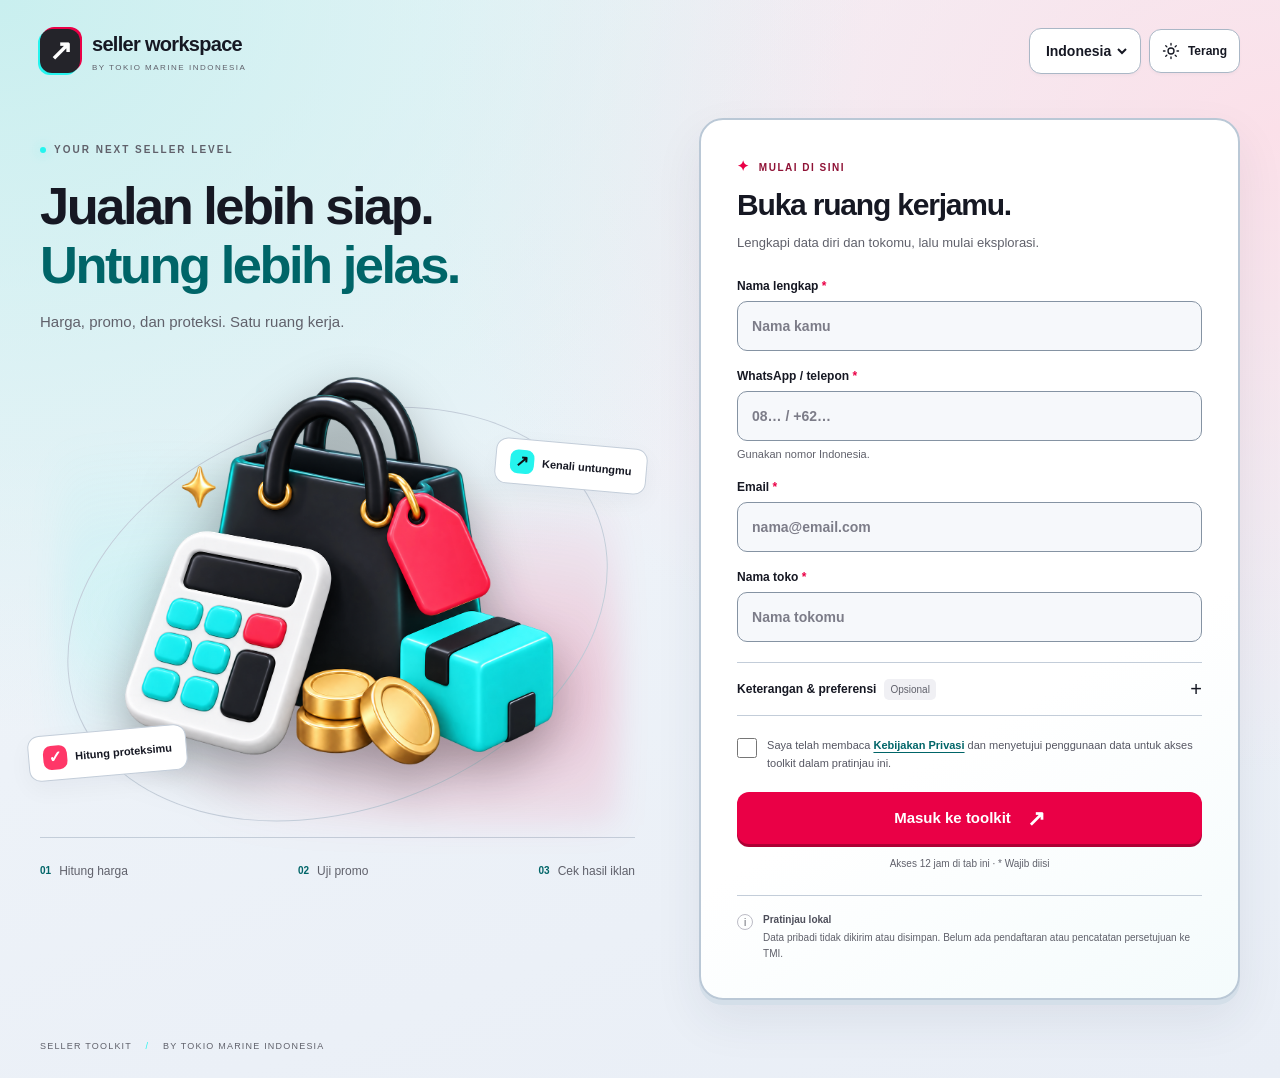
<file: web/index.html>
<!doctype html>
<html lang="id" hidden>
<head><script src="theme-mode.js?v=fec9e397fc25"></script>
<script src="access-session.js?v=0df6b41e7d85"></script>
<meta charset="utf-8"><meta name="viewport" content="width=device-width,initial-scale=1,viewport-fit=cover">
<title>TMI Seller Toolkit — Ruang Kerja Seller</title>
<meta name="description" content="Konsep worksite TMI Seller Connect: kalkulator margin, simulasi promo, ROAS, stok, dan toolkit layanan pembeli.">
<style>
:root{--ink:#122722;--sub:#677a72;--muted:#84978e;--mint:#c9f3df;--green:#076b53;--lime:#dcecaa;--cyan:#d5f6f3;--pink:#f7e3eb;--yellow:#fff0bc;--bg:#f4f6f2;--white:#fff;--line:#dce5dd;--shadow:0 12px 30px rgba(12,42,30,.045)}
*{box-sizing:border-box}html{scroll-behavior:smooth}body{margin:0;font-family:Inter,Arial,sans-serif;color:var(--ink);background:var(--bg);font-size:14px;line-height:1.5}button,input,select,textarea{font:inherit}button,a{-webkit-tap-highlight-color:transparent}button{cursor:pointer}a{color:inherit}button:focus-visible,a:focus-visible,input:focus-visible,select:focus-visible,textarea:focus-visible{outline:3px solid #19a986;outline-offset:3px}button:disabled{opacity:.5;cursor:not-allowed}button svg{flex-shrink:0}.icon{width:20px;height:20px;fill:none;stroke:currentColor;stroke-width:1.75;stroke-linecap:round;stroke-linejoin:round;display:inline-block;vertical-align:middle}.app{display:flex;min-height:100vh}.sidebar{width:242px;background:var(--ink);color:#e3eee7;position:fixed;inset:0 auto 0 0;padding:30px 20px 18px;display:flex;flex-direction:column;z-index:30}.brand{display:flex;gap:12px;align-items:center;padding:0 8px 27px;color:white;text-decoration:none}.brand-mark{width:39px;height:43px;border-radius:12px;background:var(--mint);color:var(--ink);display:grid;place-items:center}.brand-mark .icon{width:23px;height:23px}.brand strong{font-size:17px;letter-spacing:-.7px;display:block}.brand small{font-size:10px;letter-spacing:1.6px;color:#acbfb3;text-transform:uppercase;display:block;margin-top:3px}.navlabel{font-size:9px;font-weight:650;letter-spacing:1.6px;color:#92a99c;margin:21px 12px 10px}.nav-btn{border:0;background:none;color:#b7cbbd;width:100%;display:flex;align-items:center;gap:11px;text-align:left;padding:12px 13px;border-radius:9px;margin:2px 0;transition:.16s;font-size:12px}.nav-btn:hover{background:#213b30;color:white}.nav-btn.active{background:var(--mint);color:var(--ink);font-weight:650}.nav-btn .icon{width:17px;height:17px}.nav-btn span{flex:1}.nav-mini{font-size:9px;background:#244735;color:#d4e7d9;border-radius:5px;padding:2px 5px}.sidebar-callout{margin-top:auto;background:#1e382d;padding:17px 14px;border:1px solid #365143;border-radius:13px}.sidebar-callout small{color:#bbe4c6;font-size:9px;letter-spacing:1.3px}.sidebar-callout h4{margin:9px 0 7px;font-size:15px;line-height:1.35;color:white}.sidebar-callout p{font-size:11px;color:#aec6b5;margin:0 0 12px}.sidebar-callout button{background:none;border:0;color:var(--mint);font-size:11px;font-weight:650;padding:0;display:flex;gap:6px;align-items:center}.sidebar-foot{color:#8eaa98;font-size:9px;letter-spacing:.4px;padding:18px 8px 0}.workspace{margin-left:242px;min-width:0;width:calc(100% - 242px)}.topbar{height:82px;display:flex;align-items:center;justify-content:space-between;padding:0 38px;background:rgba(244,246,242,.94);border-bottom:1px solid var(--line);gap:14px}.breadcrumbs{font-size:12px;color:var(--sub);display:flex;gap:12px;align-items:center}.breadcrumbs b{color:var(--ink);font-weight:550}.topactions{display:flex;align-items:center;gap:15px}.local-pill{font-size:10px;color:var(--sub);display:flex;align-items:center;gap:6px}.local-pill:before{content:"";width:6px;height:6px;background:#4b9872;border-radius:50%}.btn{border:0;border-radius:9px;padding:12px 17px;display:inline-flex;gap:9px;align-items:center;justify-content:center;text-decoration:none;font-weight:600;font-size:12px;transition:.18s;white-space:nowrap}.btn:hover{transform:translateY(-1px)}.btn.primary{background:var(--ink);color:white}.btn.mint{background:var(--mint);color:var(--ink)}.btn.ghost{background:white;border:1px solid var(--line);color:var(--ink)}.btn.subtle{background:transparent;color:var(--green);border:1px solid #a7c2b3}.btn.small{padding:8px 12px;font-size:11px}.btn .icon{width:16px;height:16px}.mobile-menu{display:none;background:none;border:0;color:var(--ink);padding:5px}.page{padding:31px 38px 40px;max-width:1590px;margin:auto;display:none;animation:fade .3s}.page.active{display:block}@keyframes fade{from{opacity:.1;transform:translateY(5px)}to{opacity:1;transform:translateY(0)}}.eyebrow{font-size:10px;letter-spacing:1.25px;font-weight:700;text-transform:uppercase;color:var(--green)}.page-heading{display:flex;justify-content:space-between;align-items:flex-start;gap:20px;margin-bottom:23px}.page-heading h1{font-size:29px;letter-spacing:-1.0px;margin:4px 0 5px;line-height:1.22}.page-heading p{font-size:12px;color:var(--sub);margin:5px 0;max-width:740px}.badge{font-size:10px;border-radius:6px;padding:5px 8px;font-weight:650;display:inline-flex;align-items:center;gap:5px}.badge.mint{background:var(--mint);color:var(--green)}.badge.gray{background:#e6ebe5;color:#5d7166}.badge.pink{background:var(--pink);color:#954c66}.hero{border-radius:20px;display:grid;grid-template-columns:1.02fr .88fr;gap:22px;padding:37px 36px;background:var(--ink);color:white;position:relative;overflow:hidden}.hero:before{content:"";position:absolute;right:-95px;top:-190px;width:440px;height:440px;border:1px solid #3b5646;border-radius:50%;opacity:.5}.hero:after{content:"";position:absolute;right:-80px;top:-155px;width:440px;height:440px;border:1px solid #3b5646;border-radius:50%;opacity:.4}.hero-copy,.hero-preview{position:relative;z-index:1}.hero .eyebrow{color:#9ed3b9}.hero h2{font-size:clamp(31px,3vw,43px);letter-spacing:-1.5px;line-height:1.11;margin:15px 0 16px;max-width:440px}.hero h2 em{font-style:normal;color:#c9efae}.hero-copy p{font-size:12px;color:#bfd1c2;max-width:395px;margin:0 0 23px;line-height:1.7}.hero-actions{display:flex;gap:12px;align-items:center;flex-wrap:wrap}.hero-actions .btn.subtle{border-color:#506c5b;color:#c3dfcf}.hero-meta{display:flex;flex-wrap:wrap;gap:13px;margin-top:21px;color:#93b19f;font-size:9px}.hero-meta span{display:flex;gap:5px;align-items:center}.hero-meta .icon{width:13px;height:13px}.hero-preview{align-self:center;background:white;border-radius:14px;padding:19px 21px 16px;color:var(--ink);box-shadow:0 20px 50px rgba(0,0,0,.13);transform:rotate(-1.5deg)}.preview-head{display:flex;justify-content:space-between;align-items:center;border-bottom:1px solid var(--line);padding-bottom:12px;font-size:10px}.preview-head b{font-size:11px}.preview-title{margin-top:14px;font-size:10px;color:var(--sub)}.preview-amount{font-size:34px;line-height:1.25;font-weight:700;letter-spacing:-1.4px;margin:4px 0 5px}.preview-row{display:flex;justify-content:space-between;font-size:10px;color:var(--sub);margin:10px 0}.preview-row b{color:var(--ink);font-weight:550}.preview-row.total{border-top:1px solid var(--line);padding-top:11px}.bar-stack{display:flex;gap:3px;height:7px;margin:15px 0 6px}.bar-stack span{height:100%;border-radius:3px}.bar-stack .one{background:#47634b;flex:54}.bar-stack .two{background:#dcc2a4;flex:13}.bar-stack .three{background:#c9f3df;flex:18}.preview-foot{font-size:8px;color:#7b8b82;margin-top:8px;line-height:1.4}.section-head{display:flex;justify-content:space-between;align-items:end;margin:28px 0 14px;gap:20px}.section-head h2{font-size:18px;letter-spacing:-.4px;margin:0}.section-head p{font-size:11px;color:var(--sub);margin:4px 0 0}.section-head button{color:var(--green);font-weight:600;font-size:11px;border:0;background:none;padding:5px 0;white-space:nowrap}.tools-grid{display:grid;grid-template-columns:repeat(3,1fr);gap:15px}.tool-card{border:1px solid var(--line);border-radius:13px;padding:20px;background:white;text-align:left;display:flex;flex-direction:column;transition:transform .18s,box-shadow .18s;min-height:206px}.tool-card:hover{transform:translateY(-3px);box-shadow:var(--shadow)}.tool-card-top{display:flex;justify-content:space-between;align-items:center}.tool-icon{border-radius:10px;width:41px;height:41px;display:grid;place-items:center}.tool-icon .icon{width:22px;height:22px}.tool-icon.mint{background:#e1f5e7}.tool-icon.pink{background:var(--pink);color:#95516b}.tool-icon.yellow{background:var(--yellow);color:#7a6424}.tool-icon.cyan{background:var(--cyan);color:#34766d}.tool-card h3{font-size:15px;margin:17px 0 8px;letter-spacing:-.25px}.tool-card p{font-size:11px;color:var(--sub);margin:0 0 15px;line-height:1.55}.tool-card .open{margin-top:auto;display:flex;justify-content:space-between;align-items:center;font-size:10px;color:var(--green);font-weight:600}.tool-card .open .icon{width:15px;height:15px}.tool-row{display:grid;grid-template-columns:1fr 1fr;gap:15px;margin-top:15px}.tool-card.compact{flex-direction:row;align-items:center;gap:17px;min-height:106px}.tool-card.compact h3{margin:0 0 5px}.tool-card.compact p{margin:0}.tool-card.compact>.icon{margin-left:auto;flex-shrink:0}.worksite-note{font-size:10px;color:var(--sub);line-height:1.5;padding:17px 0 0}.worksite-note a{color:var(--green)}.intro-tip{border:1px solid #d6e7dd;background:#ebf5ed;border-radius:10px;padding:13px 16px;font-size:11px;color:#3f6754;display:flex;gap:10px;align-items:flex-start;margin-bottom:19px}.intro-tip .icon{width:16px;height:16px;flex-shrink:0}.calc-layout{display:grid;grid-template-columns:minmax(0,1.1fr) minmax(290px,.9fr);gap:21px;align-items:start}.panel{background:white;border:1px solid var(--line);border-radius:14px;padding:24px;min-width:0;box-shadow:var(--shadow)}.panel h2,.panel h3{font-size:17px;letter-spacing:-.35px;margin:0 0 7px}.panel .sub{font-size:11px;color:var(--sub);margin:0 0 20px}.form-grid{display:grid;grid-template-columns:1fr 1fr;gap:17px 17px}.field{display:block;font-size:11px;font-weight:550;color:#385348}.field.full{grid-column:1/-1}.field>span:first-child{display:block;margin-bottom:6px}.input-wrap{position:relative;display:flex;align-items:center;background:#fbfcfa;border:1px solid #d6e2d9;border-radius:8px;overflow:hidden}.input-wrap:focus-within{border-color:#37a282;box-shadow:0 0 0 2px #e4f5ec}.input-wrap b{font-size:10px;color:#86968c;font-weight:500;padding:0 0 0 11px}.input-wrap input{width:100%;min-width:0;appearance:textfield;-moz-appearance:textfield;padding:10px 11px;border:0;background:transparent;color:var(--ink);font-size:13px;outline:none!important}.input-wrap input::-webkit-inner-spin-button{opacity:.3}.input-wrap.suffix b{padding:0 12px 0 0}.field small{display:block;color:var(--muted);font-size:9px;font-weight:400;margin-top:5px}.field select,.field textarea{width:100%;padding:10px;border:1px solid #d6e2d9;background:#fbfcfa;border-radius:8px;color:var(--ink);font-size:12px}.field textarea{resize:vertical;min-height:90px}.mini-heading{font-size:10px;letter-spacing:.9px;text-transform:uppercase;font-weight:650;margin:24px 0 13px;color:var(--sub);grid-column:1/-1}.calc-actions{display:flex;gap:9px;flex-wrap:wrap;margin-top:22px;padding-top:19px;border-top:1px solid var(--line)}.result-panel{background:#e5f3e7;border-color:#cee4d3;position:sticky;top:22px}.result-label{font-size:11px;color:#557060}.result-value{font-size:39px;font-weight:700;line-height:1.2;letter-spacing:-1.5px;margin:9px 0}.result-caption{font-size:11px;color:#4c6c58}.status-tag{display:inline-flex;align-items:center;gap:5px;border-radius:6px;padding:5px 8px;background:#c6e5cd;font-size:10px;color:#2f6641;font-weight:650}.status-tag.negative{background:#f4ced9;color:#a13557}.result-breakdown{margin-top:22px;padding-top:10px;border-top:1px solid #c7dcc9}.result-row{display:flex;justify-content:space-between;align-items:flex-start;gap:14px;font-size:11px;padding:9px 0;color:#56715e}.result-row b{color:var(--ink);font-weight:650;text-align:right;white-space:nowrap}.result-row.strong{border-top:1px solid #c7dcc9;margin-top:9px;padding-top:17px}.error{display:none;background:#fdebf0;color:#9c2c51;border:1px solid #f0cad5;border-radius:9px;padding:15px;font-size:12px;line-height:1.5;margin:16px 0}.error.show{display:block}.form-note{font-size:10px;color:var(--sub);line-height:1.7;margin-top:15px}.model-details{margin-top:20px;border:1px solid var(--line);border-radius:12px;background:white;padding:15px 20px;font-size:11px;color:var(--sub)}.model-details summary{cursor:pointer;color:var(--ink);font-weight:600;font-size:12px}.model-details p{margin:12px 0 0}.stats-row{display:grid;grid-template-columns:repeat(3,1fr);gap:15px;margin-bottom:19px}.stat-card{background:white;border:1px solid var(--line);border-radius:12px;padding:20px}.stat-card small{font-size:10px;color:var(--sub)}.stat-card b{display:block;font-size:27px;letter-spacing:-.8px;margin-top:7px}.stat-card p{font-size:10px;color:var(--sub);margin:5px 0 0}.table-wrap{overflow:auto}.data-table{border-collapse:collapse;width:100%;font-size:12px}.data-table th{text-align:left;text-transform:uppercase;letter-spacing:.6px;font-size:9px;color:var(--sub);padding:14px 12px;background:#f3f6f1;border-bottom:1px solid var(--line);white-space:nowrap}.data-table td{padding:15px 12px;border-bottom:1px solid #e6ece6;vertical-align:top;white-space:nowrap}.data-table tr.good{background:#edf8ef}.data-table tr.bad{background:#fff2f5}.data-table .num{text-align:right;font-variant-numeric:tabular-nums}.tag{padding:3px 7px;background:#edf3ef;border-radius:5px;font-size:9px;font-weight:550}.tag.good{color:#297347;background:#e1f3e5}.tag.warn{color:#926523;background:#fff0cc}.section-actions{display:flex;gap:8px;align-items:center}.split-small{display:grid;grid-template-columns:1fr 1fr;gap:20px}.copybox{padding:18px;background:#f6f8f3;border:1px solid var(--line);border-radius:10px;margin-top:12px}.copybox h4{font-size:12px;margin:0 0 8px}.copybox p{font-size:11px;color:var(--sub);line-height:1.7;margin:0 0 12px}.inline-tools{display:flex;align-items:center;justify-content:space-between;gap:10px;flex-wrap:wrap}.empty{padding:35px;text-align:center;color:var(--sub);font-size:12px}.tabrow{display:flex;gap:7px;margin:19px 0;flex-wrap:wrap}.tabrow button{border:1px solid var(--line);background:white;border-radius:8px;padding:8px 12px;font-size:11px}.tabrow button.active{background:var(--ink);color:white}.form-grid .check{grid-column:1/-1;display:flex;align-items:flex-start;gap:9px;font-size:11px;font-weight:400;color:var(--sub);line-height:1.5}.check input{margin-top:2px;accent-color:var(--green);flex-shrink:0}.big-download{background:var(--ink);padding:30px;border-radius:17px;color:white;display:grid;grid-template-columns:1fr auto;align-items:center;gap:25px;margin:22px 0}.big-download h2{font-size:25px;letter-spacing:-.7px;margin:4px 0 11px}.big-download p{font-size:12px;color:#b6cdbd;margin:0}.big-download .eyebrow{color:var(--mint)}.sheet-list{display:grid;grid-template-columns:repeat(4,1fr);gap:12px;margin-top:20px}.sheet-item{border:1px solid var(--line);border-radius:10px;background:white;padding:17px;font-size:11px}.sheet-item small{color:var(--sub);font-size:9px;display:block;margin-top:6px}.event-panel{display:grid;grid-template-columns:1fr 1fr;gap:25px}.event-copy{background:var(--ink);border-radius:15px;padding:30px;color:white;position:relative;overflow:hidden}.event-copy h2{font-size:35px;line-height:1.15;letter-spacing:-1.2px;margin:19px 0}.event-copy p{font-size:13px;line-height:1.8;color:#b8d0bf}.event-copy .eyebrow{color:var(--mint)}.event-points{display:grid;gap:15px;margin:30px 0}.event-points div{display:flex;align-items:center;gap:12px;font-size:12px;color:#cee2d2}.event-copy .huge{position:absolute;bottom:-23px;right:-12px;font-size:116px;font-weight:750;color:#294637;line-height:1}.event-copy>*:not(.huge){position:relative;z-index:1}.source-card{background:white;border:1px solid var(--line);border-radius:10px;padding:18px;margin:10px 0}.source-card h3{font-size:13px;margin:0 0 6px}.source-card p{font-size:11px;color:var(--sub);margin:0 0 8px}.source-card a{font-size:10px;color:var(--green);word-break:break-word}.protection-grid{display:grid;grid-template-columns:repeat(3,1fr);gap:15px}.protection-card{padding:23px;border:1px solid var(--line);border-radius:13px;background:white}.protection-card h3{font-size:20px;margin:15px 0}.protection-card p{font-size:12px;color:var(--sub);line-height:1.7}.protection-card .limit{border-top:1px solid var(--line);padding-top:14px;font-size:10px;color:#805361}.notice{padding:17px;background:var(--yellow);border-radius:10px;font-size:12px;color:#775d25;margin:20px 0}.privacy{font-size:10px;color:var(--sub);margin:18px 0;line-height:1.7}.toast{position:fixed;left:calc(50% + 100px);bottom:25px;transform:translate(-50%,20px);background:var(--ink);color:white;max-width:560px;width:max-content;padding:13px 20px;border-radius:10px;z-index:90;box-shadow:0 8px 35px #10251e30;opacity:0;pointer-events:none;transition:.2s;font-size:12px}.toast.visible{opacity:1;transform:translate(-50%,0)}dialog{border:0;border-radius:16px;padding:0;max-width:620px;width:calc(100% - 36px);box-shadow:0 25px 100px #0005;background:#fff;color:var(--ink)}dialog::backdrop{background:rgba(10,30,22,.45);backdrop-filter:blur(3px)}.dialog-head{display:flex;align-items:center;justify-content:space-between;border-bottom:1px solid var(--line);padding:21px 24px}.dialog-head h2{font-size:19px;margin:0}.dialog-body{padding:23px 24px}.close-btn{border:0;background:#eef3ed;color:var(--ink);border-radius:50%;width:29px;height:29px;font-size:21px;line-height:1}.mobile-overlay{display:none}.hide{display:none!important}
@media(min-width:1650px){.topbar{padding-left:52px;padding-right:52px}.page{padding-top:40px}.hero{padding:44px}}
@media(max-width:1120px){.sidebar{width:212px;padding:26px 13px 15px}.workspace{width:calc(100% - 212px);margin-left:212px}.topbar{padding:0 24px}.page{padding:26px 24px}.hero{padding:28px;grid-template-columns:1fr 1fr}.hero h2{font-size:35px}.hero-preview{padding:17px}.tools-grid{gap:11px}.tool-card{padding:16px}.calc-layout{grid-template-columns:1fr .9fr;gap:15px}.panel{padding:19px}.page-heading h1{font-size:27px}.sheet-list{grid-template-columns:repeat(2,1fr)}}
@media(max-width:880px){.sidebar{transform:translateX(-100%);transition:.2s;width:245px}.sidebar.open{transform:translateX(0)}.workspace{margin-left:0;width:100%}.mobile-menu{display:block}.breadcrumbs{gap:8px}.mobile-overlay.open{display:block;position:fixed;inset:0;background:#0c281950;z-index:29}.topbar{height:70px}.page{padding:24px}.toast{left:50%}.local-pill{display:none}.event-panel{grid-template-columns:1fr}.event-copy .huge{font-size:100px}.protection-grid{grid-template-columns:1fr}}
@media(max-width:600px){.topbar{padding:0 17px;height:65px;gap:8px}.breadcrumbs>span,.breadcrumbs>i{display:none}.topactions{gap:7px}.topactions>.btn{padding:9px 11px;font-size:10px}.page{padding:23px 17px 30px}.page-heading{gap:12px;display:block;margin-bottom:17px}.page-heading h1{font-size:27px;max-width:340px}.page-heading .badge{margin-top:10px}.hero{grid-template-columns:1fr;padding:26px 23px;gap:25px;border-radius:15px}.hero h2{font-size:36px}.hero-preview{transform:rotate(-1deg);max-width:410px}.hero-copy p{font-size:12px;max-width:350px}.hero-meta{gap:10px}.tools-grid{grid-template-columns:1fr}.tool-card{min-height:0;padding:19px}.tool-card h3{margin-top:12px}.tool-row{grid-template-columns:1fr;gap:11px}.section-head{align-items:start;margin-top:25px}.section-head h2{font-size:17px}.section-head button{font-size:10px}.calc-layout{grid-template-columns:1fr}.result-panel{position:static}.form-grid{gap:14px}.stats-row{grid-template-columns:1fr;gap:10px}.stat-card{padding:16px;display:grid;grid-template-columns:1fr 1fr;align-items:center}.stat-card b{font-size:24px;margin:0;text-align:right}.stat-card p{grid-column:1/-1}.split-small{grid-template-columns:1fr}.big-download{grid-template-columns:1fr;padding:25px;gap:20px}.big-download h2{font-size:25px}.sheet-list{gap:9px}.panel{padding:20px}.result-value{font-size:36px}.form-note{font-size:10px}.toast{max-width:calc(100% - 30px);font-size:11px}.event-copy{padding:26px}.event-copy h2{font-size:31px}.inline-tools{align-items:flex-start}.section-actions{flex-wrap:wrap}.field{font-size:10px}.input-wrap input{font-size:13px}.data-table{font-size:11px}.dialog-body{padding:20px}.dialog-head{padding:19px 20px}}
@media(prefers-reduced-motion:reduce){*{animation:none!important;transition:none!important;scroll-behavior:auto!important}}
@media print{.sidebar,.topbar,.btn,.worksite-note,.toast,.mobile-overlay,.nav-btn,.calc-actions,dialog{display:none!important}.workspace{margin:0;width:100%}.page{padding:0;max-width:none}.panel,.hero,.stat-card{box-shadow:none;break-inside:avoid}.result-panel{position:static}.page:not(.active){display:none}.page.active{display:block}.hero{color:#000;background:white;border:1px solid #bbb}.hero p,.hero .eyebrow{color:#333}body{background:white;font-size:10pt}.data-table td{white-space:normal}}
</style>
<link rel="stylesheet" href="workspace.css?v=d2c902193d20">
<link rel="stylesheet" href="theme.css?v=b9138e4c793e">
<link rel="stylesheet" href="mobile.css?v=251c480e85fb">
<link rel="stylesheet" href="protection.css?v=41162947caa2">
<link rel="stylesheet" href="color-modes.css?v=9cf86e1e31f6"></head>
<body>
<a class="skip-link" href="#main">Lewati menu, ke isi halaman</a>
<svg aria-hidden="true" style="display:none"><defs>
<symbol id="i-grid" viewBox="0 0 24 24"><rect x="3" y="3" width="7" height="7" rx="1.5"/><rect x="14" y="3" width="7" height="7" rx="1.5"/><rect x="3" y="14" width="7" height="7" rx="1.5"/><rect x="14" y="14" width="7" height="7" rx="1.5"/></symbol>
<symbol id="i-calc" viewBox="0 0 24 24"><rect x="5" y="2.5" width="14" height="19" rx="2"/><path d="M8 6h8M8 10h2m4 0h2M8 14h2m4 0h2M8 18h2m4 0h2"/></symbol>
<symbol id="i-tag" viewBox="0 0 24 24"><path d="M3 3h8l10 10-8 8L3 11z"/><circle cx="7.5" cy="7.5" r="1"/></symbol>
<symbol id="i-chart" viewBox="0 0 24 24"><path d="M4 3v17h17M7 15l4-5 4 2 6-7M16 5h5v5"/></symbol>
<symbol id="i-box" viewBox="0 0 24 24"><path d="m3 7 9-4 9 4v10l-9 4-9-4zM3 7l9 4 9-4M12 11v10M7.5 5l9 4"/></symbol>
<symbol id="i-chat" viewBox="0 0 24 24"><path d="M5 4h14a2 2 0 0 1 2 2v10a2 2 0 0 1-2 2H9l-6 4V6a2 2 0 0 1 2-2zM7 8h10M7 12h7"/></symbol>
<symbol id="i-download" viewBox="0 0 24 24"><path d="M12 3v12m-5-5 5 5 5-5M4 16v4h16v-4"/></symbol>
<symbol id="i-arrow" viewBox="0 0 24 24"><path d="M4 12h15m-6-6 6 6-6 6"/></symbol>
<symbol id="i-check" viewBox="0 0 24 24"><path d="m5 12 4 4L19 6"/></symbol>
<symbol id="i-shield" viewBox="0 0 24 24"><path d="m12 2 8 3v6c0 5-4 9-8 11-4-2-8-6-8-11V5zM8 12l3 3 5-6"/></symbol>
<symbol id="i-book" viewBox="0 0 24 24"><path d="M3 4h6c2 0 3 1 3 2 0-1 1-2 3-2h6v16h-6c-2 0-3 1-3 1s-1-1-3-1H3zM12 6v15"/></symbol>
<symbol id="i-calendar" viewBox="0 0 24 24"><rect x="3" y="5" width="18" height="16" rx="2"/><path d="M7 2v6m10-6v6M3 11h18M7 15h3m4 0h3"/></symbol>
<symbol id="i-info" viewBox="0 0 24 24"><circle cx="12" cy="12" r="9"/><path d="M12 11v6M12 7h.01"/></symbol>
<symbol id="i-copy" viewBox="0 0 24 24"><rect x="8" y="8" width="12" height="13" rx="2"/><path d="M15 8V3H3v13h5"/></symbol>
<symbol id="i-reset" viewBox="0 0 24 24"><path d="M4 10a8 8 0 1 1 1 7M4 4v6h6"/></symbol>
<symbol id="i-menu" viewBox="0 0 24 24"><path d="M4 6h16M4 12h16M4 18h16"/></symbol>
<symbol id="i-save" viewBox="0 0 24 24"><path d="M4 3h13l3 3v15H4zM8 3v6h8V3M8 21v-8h8v8"/></symbol>
<symbol id="i-plus" viewBox="0 0 24 24"><path d="M12 4v16M4 12h16"/></symbol>
<symbol id="i-trash" viewBox="0 0 24 24"><path d="M4 6h16M9 6V3h6v3M6 6l1 15h10l1-15M10 10v7m4-7v7"/></symbol>
<symbol id="i-lock" viewBox="0 0 24 24"><rect x="5" y="10" width="14" height="11" rx="2"/><path d="M8 10V7a4 4 0 0 1 8 0v3M12 14v3"/></symbol>
</defs></svg>
<div class="mobile-overlay" id="overlay"></div>
<div class="app">
<aside class="sidebar" id="sidebar">
<button class="nav-close" id="close-menu" aria-label="Tutup menu navigasi">×</button>
<a href="#home" class="brand" data-page="home"><span class="brand-mark"><svg class="icon"><use href="#i-shield"/></svg></span><span><strong>seller workspace.</strong><small>by Tokio Marine Indonesia</small></span></a>
<nav aria-label="Menu ruang kerja"><button class="nav-btn" data-page="home"><svg class="icon" aria-hidden="true"><use href="#i-grid"/></svg><span>Mulai di sini</span></button><div class="navlabel">RENCANA JUALAN</div><button class="nav-btn" data-page="margin"><svg class="icon" aria-hidden="true"><use href="#i-calc"/></svg><span>Harga dan keuntungan</span></button><button class="nav-btn" data-page="promo"><svg class="icon" aria-hidden="true"><use href="#i-tag"/></svg><span>Simulasi diskon</span></button><button class="nav-btn" data-page="roas"><svg class="icon" aria-hidden="true"><use href="#i-chart"/></svg><span>Cek biaya iklan</span></button><div class="navlabel">OPERASIONAL TOKO</div><button class="nav-btn" data-page="stock"><svg class="icon" aria-hidden="true"><use href="#i-box"/></svg><span>Rencana stok</span></button><button class="nav-btn" data-page="returns"><svg class="icon" aria-hidden="true"><use href="#i-chat"/></svg><span>Retur & pesan pembeli</span></button><div class="navlabel">PANDUAN & UNDUHAN</div><button class="nav-btn" data-page="templates"><svg class="icon" aria-hidden="true"><use href="#i-download"/></svg><span>Template & hasil</span></button><button class="nav-btn" data-page="webinar"><svg class="icon" aria-hidden="true"><use href="#i-calendar"/></svg><span>Belajar di TokioTalk</span></button><button class="nav-btn" data-page="protection"><svg class="icon" aria-hidden="true"><use href="#i-shield"/></svg><span>Kenali proteksi</span></button><button class="nav-btn" data-page="sources"><svg class="icon" aria-hidden="true"><use href="#i-book"/></svg><span>Cara hitung & sumber</span></button></nav><div class="sidebar-foot"><svg class="icon" aria-hidden="true"><use href="#i-lock"/></svg><span>Data di perangkat ini<br>Belum terhubung ke toko</span></div></aside>
<div class="workspace">
<header class="topbar"><div class="breadcrumbs"><button class="mobile-menu" id="menu" aria-label="Buka menu" aria-controls="sidebar" aria-expanded="false"><svg class="icon" aria-hidden="true"><use href="#i-menu"/></svg></button><span id="crumb-group">Ruang kerja</span><i aria-hidden="true">/</i><b id="crumb">Mulai di sini</b></div><div class="topactions"><div class="appearance-controls"><label class="language-picker"><svg class="icon" aria-hidden="true" viewBox="0 0 24 24"><circle cx="12" cy="12" r="9"/><path d="M3 12h18M12 3c5 5 5 13 0 18M12 3c-5 5-5 13 0 18"/></svg><select id="language-select" aria-label="Bahasa / Language" data-no-i18n><option value="id" lang="id">Indonesia</option><option value="en" lang="en">English</option><option value="zh" lang="zh-Hans">简体中文</option></select></label><button type="button" class="theme-toggle" id="theme-toggle" role="switch" aria-checked="false" aria-label="Mode gelap" title="Ubah tema"><svg class="theme-sun" aria-hidden="true" viewBox="0 0 24 24"><circle cx="12" cy="12" r="4"/><path d="M12 2v2m0 16v2M2 12h2m16 0h2M5 5l1.5 1.5m11 11L19 19M5 19l1.5-1.5m11-11L19 5"/></svg><svg class="theme-moon" aria-hidden="true" viewBox="0 0 24 24"><path d="M20.5 13a8.7 8.7 0 0 1-9.5-9.5A8.8 8.8 0 1 0 20.5 13Z"/></svg><span class="theme-name">Terang</span></button></div><span id="save-status" role="status" aria-live="polite">Angka contoh</span><button class="btn primary" data-save><svg class="icon" aria-hidden="true"><use href="#i-save"/></svg>Simpan</button></div></header>
<main id="main">
<section class="page active" id="page-home" aria-label="Mulai di sini">
<div class="page-heading dashboard-heading"><div><div class="eyebrow">SELLER WORKSPACE</div><h1>Naik level jualanmu.</h1><p>Hitung untung. Siapkan langkah berikutnya.</p></div><div class="quest-counter"><span class="quest-stars" aria-hidden="true">✦ ✦ ✦</span><span id="quest-count">0/3 alat dijelajahi</span><progress id="quest-progress" max="3" value="0" aria-label="Alat rencana jualan dijelajahi"></progress></div></div>
<div class="start-panel"><div class="quest-hero-copy"><span class="badge mint">MISI PERTAMA</span><h2>Harga pas.<br>Untung jelas.</h2><p>Mulai dari modal dan biaya produkmu.</p><button class="btn primary" data-page="margin">Hitung sekarang <svg class="icon" aria-hidden="true"><use href="#i-arrow"/></svg></button></div><div class="hero-art"><img src="assets/seller-tiktok-3d.png" alt="Ilustrasi 3D tas belanja, kalkulator, koin, dan paket" width="380" height="380" fetchpriority="high"><span class="art-spark one" aria-hidden="true">✦</span><span class="art-spark two" aria-hidden="true">✧</span></div></div>
<div class="live-summary" id="home-summary" aria-label="Ringkasan hitungan produk"></div>
<div class="section-head"><div><h2>3 langkah, makin siap.</h2></div><span class="section-meta">Pilih alatmu</span></div>
<div class="journey-grid">
<button class="journey-card" data-page="margin"><div class="mission-top"><span class="clay-icon calc"><svg class="icon" aria-hidden="true"><use href="#i-calc"/></svg><i aria-hidden="true">+</i></span><span class="step-number">01</span></div><h3>Harga dan keuntungan</h3><p>Temukan harga yang pas.</p><span class="open"><span class="mission-action">Mulai</span><span aria-hidden="true">↗</span></span></button>
<button class="journey-card" data-page="promo"><div class="mission-top"><span class="clay-icon promo"><svg class="icon" aria-hidden="true"><use href="#i-tag"/></svg><i aria-hidden="true">%</i></span><span class="step-number">02</span></div><h3>Simulasi diskon</h3><p>Promo jalan, margin aman.</p><span class="open"><span class="mission-action">Coba</span><span aria-hidden="true">↗</span></span></button>
<button class="journey-card" data-page="roas"><div class="mission-top"><span class="clay-icon ads"><svg class="icon" aria-hidden="true"><use href="#i-chart"/></svg><i aria-hidden="true">↗</i></span><span class="step-number">03</span></div><h3>Cek biaya iklan</h3><p>Ukur hasil setiap rupiah.</p><span class="open"><span class="mission-action">Cek</span><span aria-hidden="true">↗</span></span></button>
</div>
<div class="section-head"><h2>Toko makin tertata.</h2><span class="section-meta">Operasional</span></div>
<div class="tool-row"><button class="tool-card compact" data-page="stock"><span class="clay-icon mini stock"><svg class="icon" aria-hidden="true"><use href="#i-box"/></svg></span><span><h3>Rencana stok</h3><p>Tahu kapan harus restock.</p></span><span aria-hidden="true">↗</span></button><button class="tool-card compact" data-page="returns"><span class="clay-icon mini returns"><svg class="icon" aria-hidden="true"><use href="#i-chat"/></svg></span><span><h3>Retur & pesan pembeli</h3><p>Catat kendala. Siapkan balasan.</p></span><span aria-hidden="true">↗</span></button></div>
<div class="resource-strip"><div><span class="resource-symbol" aria-hidden="true">↓</span><h2>Bawa hitunganmu.</h2></div><button class="btn ghost" data-page="templates">Excel & hasil CSV <span aria-hidden="true">→</span></button></div>
<p class="worksite-note">Angka contoh, bukan tarif resmi. <a href="#sources" data-page="sources">Cara hitung & sumber ↗</a></p>
</section>
<section class="page" id="page-margin" aria-label="HPP biaya dan margin">
<div class="page-heading"><div><div class="eyebrow">RENCANA JUALAN / 1 DARI 3</div><h1>Harga dan keuntungan</h1><p>Hitung modal, biaya, dan untung per item.</p></div><span class="badge gray">Model ilustratif</span></div>
<div class="intro-tip"><svg class="icon"><use href="#i-info"/></svg><span><b>Biaya contoh.</b> Sesuaikan dengan tokomu. Tarif % memakai harga setelah diskon.</span></div>
<div class="calc-layout"><div class="panel"><h2>Hitungan untuk 1 item</h2><p class="sub">Semua biaya per item. Isi 0 jika tidak ada.</p><form id="margin-form" class="form-grid" novalidate></form><div class="calc-actions"><button class="btn primary" data-save>Simpan di perangkat</button><button class="btn ghost" data-export="margin"><svg class="icon"><use href="#i-download"/></svg>Ekspor hasil CSV</button></div><p class="form-note">Simpan untuk melanjutkan nanti di browser ini.</p></div><div><div class="panel result-panel"><div id="margin-result"></div><div class="error" id="margin-error" role="alert"></div></div><details class="model-details"><summary>Bagaimana model ini menghitung?</summary><p>Harga setelah diskon = harga daftar × (1 − diskon). Potongan persentase = nilai neto × total tarif yang kamu masukkan. Sisa kontribusi = nilai neto − HPP − seluruh biaya yang diinput.</p><p>Margin adalah sisa kontribusi ÷ nilai barang neto, bukan markup atas modal. Harga target diturunkan dari struktur biaya ini. Biaya dengan basis atau cap berbeda perlu dikonversi sendiri ke nilai efektif atau biaya tetap. Belum termasuk pajak/overhead yang tidak kamu input.</p></details></div></div>
</section>
<section class="page" id="page-promo" aria-label="Promo planner">
<div class="page-heading"><div><div class="eyebrow">RENCANA JUALAN / 2 DARI 3</div><h1>Simulasi diskon</h1><p>Bandingkan diskon. Pilih margin yang nyaman.</p></div><span class="badge gray">Per item + rencana unit</span></div>
<div class="connection-panel"><div><span class="connection-label">TERHUBUNG KE HARGA & KEUNTUNGAN</span><p id="promo-origin"></p><small>Otomatis ikut biaya produk. Tabel tidak mengubah diskon dasar.</small></div><button class="btn ghost small" data-page="margin">Ubah harga & biaya</button></div>
<div class="stats-row" id="promo-stats"></div><div class="panel"><div class="inline-tools"><div><h2>Bandingkan skenario promo</h2><p class="sub">Keuntungan total = untung per item × rencana unit.</p></div><label class="field" style="width:160px"><span>Rencana unit terjual</span><span class="input-wrap"><input id="promo-units" type="number" min="1" step="1" value="50" aria-label="Rencana unit terjual"></span></label></div><div class="error" id="promo-error" role="alert"></div><div class="table-wrap"><table class="data-table"><thead><tr><th>Diskon</th><th class="num">Harga setelah diskon</th><th class="num">Premi seller</th><th class="num">Keuntungan / item</th><th class="num">Margin</th><th class="num">Keuntungan total</th><th>Target margin</th></tr></thead><tbody id="promo-table"></tbody></table></div><div class="calc-actions"><button class="btn primary" data-save>Simpan di perangkat</button><button class="btn ghost" data-export="promo">Ekspor perbandingan CSV</button></div></div>
<details class="model-details"><summary>Asumsi penting sebelum menyiapkan promo</summary><p>Diskon maksimum = 1 − biaya tetap dan iklan per item ÷ (harga daftar × (1 − total tarif % − target margin)). Jika hasil negatif, target margin belum tercapai meski tanpa diskon. Periksa biaya, kapasitas stok, dan ketentuan platform secara terpisah.</p></details>
</section>
<section class="page" id="page-roas" aria-label="ROAS dan iklan"><div class="page-heading"><div><div class="eyebrow">RENCANA JUALAN / 3 DARI 3</div><h1>Cek biaya iklan</h1><p>Pendapatan vs biaya iklan. Masih untung?</p></div><span class="badge gray">Per kampanye / periode</span></div><div class="connection-panel"><div><span class="connection-label">MARGIN SEBELUM IKLAN</span><p id="roas-origin"></p><small>Untuk 1 produk, gunakan margin produk. Untuk campuran produk, isi rata-rata sendiri. Diskon tabel tidak otomatis diterapkan.</small><span id="roas-source-status" class="source-status" role="status"></span></div><button class="btn ghost" id="use-product-margin">Gunakan margin produk</button></div><div class="calc-layout"><div class="panel"><h2>Gunakan periode yang sama</h2><p class="sub">Margin setelah biaya produk, sebelum iklan.</p><form class="form-grid" id="roas-form" novalidate></form><div class="calc-actions"><button class="btn primary" data-save>Simpan di perangkat</button><button class="btn ghost" data-export="roas">Ekspor hasil CSV</button></div></div><div class="panel result-panel"><div id="roas-result"></div><div class="error" id="roas-error" role="alert"></div></div></div><details class="model-details"><summary>ROAS tinggi belum tentu berarti laba tinggi</summary><p>ROAS = pendapatan terkait iklan ÷ biaya iklan. Break-even ROAS = 1 ÷ margin kontribusi sebelum iklan. Angka pendapatan harus konsisten dalam periode, basis transaksi, serta atribusinya. Pendapatan seluruh toko tidak otomatis dihasilkan oleh iklan.</p><p>TTS Cargo, Freshness, dan Trial tidak melindungi biaya iklan atau menjamin target ROAS.</p></details></section>
<section class="page" id="page-stock" aria-label="Stok dan restock"><div class="page-heading"><div><div class="eyebrow">OPERASIONAL TOKO</div><h1>Rencana stok</h1><p>Cek waktu restock dan jumlah yang dibutuhkan.</p></div><span class="badge gray">Input manual</span></div><div class="intro-tip"><svg class="icon" aria-hidden="true"><use href="#i-info"/></svg><span><b>Per 1 produk.</b> Penjualan harian diisi terpisah dari simulasi diskon.</span></div><div class="calc-layout"><div class="panel"><h2>Kebutuhan satu SKU</h2><p class="sub">Gunakan stok masuk yang sudah pasti.</p><form class="form-grid" id="stock-form" novalidate></form><div class="calc-actions"><button class="btn primary" data-save>Simpan di perangkat</button><button class="btn ghost" data-export="stock">Ekspor hasil CSV</button></div></div><div class="panel result-panel"><div id="stock-result"></div><div class="error" id="stock-error" role="alert"></div></div></div><details class="model-details"><summary>Formula sederhana, bukan ramalan permintaan</summary><p>Titik pesan ulang = rata-rata unit harian × (waktu pasok + buffer). Target stok = rata-rata harian × (waktu pasok + buffer + periode review). Kebutuhan pesan = maksimum 0 atau target dikurangi stok tersedia dan masuk.</p><p>Musiman, minimum pembelian, kapasitas, dan masa simpan harus ditinjau terpisah. Tidak ada purchase order yang dibuat dari worksite ini.</p></details></section>
<section class="page" id="page-returns" aria-label="Retur dan respons pembeli"><div class="page-heading"><div><div class="eyebrow">OPERASIONAL TOKO</div><h1>Retur & pesan pembeli</h1><p>Catat biaya retur tanpa data pribadi pembeli.</p></div><button class="btn primary" id="add-return"><svg class="icon"><use href="#i-plus"/></svg>Tambah catatan</button></div><div class="intro-tip"><svg class="icon" aria-hidden="true"><use href="#i-info"/></svg><span><b>Biaya aktual.</b> Belum otomatis mengurangi keuntungan di simulasi harga.</span></div><div class="local-links"><a href="#return-stats">Catat biaya retur ↓</a><a href="#reply-list">Cari template balasan ↓</a></div><div class="stats-row" id="return-stats"></div><div class="panel"><div class="inline-tools"><h2>Biaya keluhan & retur</h2><button class="btn ghost small" data-export="returns">Ekspor CSV</button></div><div class="table-wrap" style="margin-top:18px"><table class="data-table"><thead><tr><th>ID / kendala</th><th class="num">Ongkir kirim</th><th class="num">Ongkir retur</th><th class="num">Biaya lain</th><th class="num">Biaya diganti</th><th class="num">Sisa biaya</th><th>Status</th><th></th></tr></thead><tbody id="return-table"></tbody></table></div><div class="calc-actions"><button class="btn primary" data-save>Simpan di perangkat</button></div><p class="form-note">Biaya diganti ≠ keputusan klaim. Jangan hitung HPP/refund dua kali.</p></div><div class="section-head"><div><h2>Template respons pembeli</h2><p>Salin, lalu sesuaikan bagian [dalam kurung].</p></div></div><div class="split-small" id="reply-list"></div></section>
<section class="page" id="page-templates" aria-label="Template Excel"><div class="page-heading"><div><div class="eyebrow">BAWA TOOLKIT KE WORKFLOW-MU</div><h1>Template & hasil hitungan</h1><p>Hasilmu atau template baru. Tinggal unduh.</p></div></div><div class="panel export-hub"><span class="badge mint">HASIL INPUTMU</span><h2>Unduh hasil hitungan saat ini</h2><p class="sub">CSV berisi input saat ini, termasuk perubahan yang belum disimpan.</p><div class="export-actions"><button class="btn ghost" data-export="margin">Harga dan keuntungan · CSV</button><button class="btn ghost" data-export="promo">Simulasi diskon · CSV</button><button class="btn ghost" data-export="roas">Biaya iklan · CSV</button><button class="btn ghost" data-export="stock">Rencana stok · CSV</button><button class="btn ghost" data-export="returns">Catatan retur · CSV</button></div></div><div class="big-download"><div><div class="eyebrow">TEMPLATE UNTUK MULAI DARI AWAL</div><h2>8 sheet Excel dengan formula.</h2><p>Sel biru untuk input. Sel mint untuk hasil. Contoh isian dan sumber sudah disertakan.</p></div><button class="btn mint" data-download><svg class="icon"><use href="#i-download"/></svg>Unduh .xlsx</button></div><div class="sheet-list"><div class="sheet-item">01 · Mulai<small>Panduan dan batasan</small></div><div class="sheet-item">02 · Margin<small>HPP, fee, harga & kontribusi</small></div><div class="sheet-item">03 · Promo 12.12<small>Perbandingan diskon</small></div><div class="sheet-item">04 · ROAS<small>Hitungan & break-even</small></div><div class="sheet-item">05 · Stok<small>Perkiraan restock</small></div><div class="sheet-item">06 · Biaya Retur<small>Catatan biaya keluhan</small></div><div class="sheet-item">07 · Respons<small>Template pesan pembeli</small></div><div class="sheet-item">08 · Sumber<small>Riset dan asumsi</small></div></div><p class="form-note">Template Excel: Bahasa Indonesia.</p><div class="notice">Excel berisi contoh awal. Untuk membawa hitunganmu, unduh CSV di atas.</div><div class="panel"><h2>Ingin belajar memakainya bersama?</h2><p class="sub">TokioTalk membahas penggunaan toolkit dan relevansi proteksi. Tidak wajib membeli produk untuk mendapatkan alat.</p><button class="btn primary" data-page="webinar">Lihat konsep TokioTalk <svg class="icon"><use href="#i-arrow"/></svg></button></div></section>
<section class="page" id="page-webinar" aria-label="TokioTalk"><div class="page-heading"><div><div class="eyebrow">TOKIOTALK HYBRID WEBINAR</div><h1>Belajar di TokioTalk</h1><p>Konsep sesi Road to 12.12. Jadwal, pembicara, dan pelaksanaan menunggu konfirmasi.</p></div><span class="badge gray">Pratinjau formulir</span></div><div class="event-panel"><div class="event-copy"><div class="eyebrow">LEARN TOGETHER. SELL SMARTER.</div><h2>Order ramai.<br>Margin ke mana?</h2><p>Latihan memakai Margin Calculator, meninjau biaya retur, dan memahami tempat proteksi dalam transaksi yang relevan.</p><div class="event-points"><div><svg class="icon"><use href="#i-check"/></svg>Praktik dari satu contoh produk</div><div><svg class="icon"><use href="#i-check"/></svg>Toolkit gratis, tanpa wajib membeli</div><div><svg class="icon"><use href="#i-check"/></svg>Pengenalan proteksi dengan batasannya</div></div><span class="huge">12.12</span></div><div class="panel"><h2>Dapatkan informasi sesi</h2><p class="sub">Pratinjau alur saja. Jangan masukkan data pribadi asli. Form ini tidak mengirim atau menyimpan data ke TMI/Mekari.</p><form class="form-grid" id="interest-form"><label class="field"><span>Nama</span><span class="input-wrap"><input name="person" placeholder="Nama peserta" maxlength="80" required autocomplete="off"></span></label><label class="field"><span>Nama toko</span><span class="input-wrap"><input name="shop" placeholder="Nama toko" maxlength="100" required autocomplete="off"></span></label><label class="field full"><span>Nomor WhatsApp</span><span class="input-wrap"><input name="phone" placeholder="08xxxxxxxxxx" inputmode="tel" type="tel" pattern="[+0-9 ()-]{9,20}" required autocomplete="off"></span></label><label class="field full"><span>Yang ingin kamu pelajari</span><select name="topic"><option>HPP, biaya admin & margin</option><option>Promo dan ROAS</option><option>Stok & operasional</option><option>Retur & respons pembeli</option></select></label><label class="check"><input type="checkbox" name="eventConsent" required><span>Saya memilih menerima informasi terkait sesi TokioTalk yang saya minati, sesuai pemberitahuan penggunaan data.</span></label><label class="check"><input type="checkbox" name="marketingConsent"><span>Opsional: saya juga ingin menerima tips dan informasi program/proteksi TMI. Pilihan ini tidak wajib untuk memperoleh toolkit.</span></label><div class="field full"><button class="btn primary" type="submit">Lihat pratinjau konfirmasi <svg class="icon"><use href="#i-arrow"/></svg></button></div></form><details class="compact-details"><summary>Tentang formulir demo</summary><p>Versi produksi memerlukan pemberitahuan privasi, penyimpanan consent, backend, dan integrasi Mekari yang disetujui. Tidak ada pendaftaran acara sungguhan dari file ini.</p></details></div></div></section>
<section class="page" id="page-protection" aria-label="Kenali proteksi"><div class="page-heading"><div><div class="eyebrow">EDUKASI SETELAH HITUNGAN</div><h1>Kenali proteksi</h1><p>Toolkit membantu pengelolaan bisnis. Risiko tertentu dapat dibahas terpisah sesuai produk dan ketentuannya.</p></div></div><div class="protection-grid"><div class="protection-card"><span class="tool-icon yellow"><svg class="icon"><use href="#i-box"/></svg></span><h3>TTS Cargo</h3><p>Penggantian biaya pengiriman tertentu pada skenario retur, refund, atau gagal kirim yang memenuhi ketentuan program.</p><p class="limit">Bukan otomatis pertanggungan nilai barang hilang/rusak. Manfaat dan limit berbeda menurut skenario serta opsi program.</p></div><div class="protection-card"><span class="tool-icon cyan"><svg class="icon"><use href="#i-shield"/></svg></span><h3>TTS Freshness</h3><p>Perlindungan atas kejadian tertentu pada buah yang memenuhi persyaratan selama periode yang dipertanggungkan.</p><p class="limit">Jenis buah, penyebab, deductible, rasio kompensasi, dan periode mengikuti polis. Bukan jaminan seluruh makanan selalu segar.</p></div><div class="protection-card"><span class="tool-icon pink"><svg class="icon"><use href="#i-tag"/></svg></span><h3>TTS Trial</h3><p>Refund tertentu setelah percobaan terbatas produk perfume, makeup, atau personal care yang memenuhi ketentuan.</p><p class="limit">Bukan semua alasan refund. Alergi, salah beli, masalah kualitas, dan kerusakan logistik dikecualikan pada baseline yang diberikan.</p></div></div><div class="notice">Informasi di atas mengikuti baseline program untuk konsep ini, bukan penawaran atau bukti perlindungan. Ketersediaan, premi, dan alur aplikasi harus dikonfirmasi. Worksite ini tidak menerbitkan polis, mengaktifkan proteksi, atau memproses pembelian.</div><div class="panel"><h2>Pembelian tetap melalui alur aplikasi yang disetujui.</h2><p class="sub" style="margin:0">Tidak ada tautan pembelian yang dibuat-buat dalam konsep ini. Pendaftaran toolkit atau acara tidak berarti order sudah terlindungi.</p></div></section>
<section class="page" id="page-sources" aria-label="Sumber dan asumsi"><div class="page-heading"><div><div class="eyebrow">TRANSPARANSI PERHITUNGAN</div><h1>Cara hitung & sumber</h1><p>Riset ditinjau 11 September 2026. Urutan alat adalah prioritas rancangan, bukan peringkat penjualan pasar.</p></div></div><div class="notice">Referensi Instagram yang diminta, termasuk halaman kelima, belum dapat dibaca. Worksite ini adalah konsep independen TMI, bukan reproduksi visual posting tersebut.</div><div id="sources-list"></div><div class="panel" style="margin-top:22px"><h2>Data pada perangkat ini</h2><p class="sub">Kalkulasi dan tracker hanya disimpan jika kamu memilih simpan. Nama dan nomor pada pratinjau formulir tidak disimpan. Tidak ada analytics, API marketplace, atau pemrosesan server dalam file ini.</p><button class="btn ghost" id="reset-all"><svg class="icon"><use href="#i-reset"/></svg>Hapus simpanan & kembali ke contoh</button></div></section>
</main>
</div></div>
<dialog id="return-dialog"><div class="dialog-head"><h2>Tambah catatan biaya</h2><button class="close-btn" data-close="return-dialog" aria-label="Tutup">×</button></div><div class="dialog-body"><p class="form-note" style="margin:0 0 20px">Gunakan ID internal. Jangan masukkan nama, kontak, atau alamat pembeli.</p><form class="form-grid" id="return-form"><label class="field"><span>ID order internal</span><span class="input-wrap"><input name="order" required maxlength="50" placeholder="INTERNAL-001"></span></label><label class="field"><span>Jenis kendala</span><select name="issue"><option>Retur pembeli</option><option>Gagal kirim</option><option>Kondisi buah</option><option>Permintaan trial</option><option>Lainnya</option></select></label><label class="field"><span>Ongkir kirim ke pembeli (Rp)</span><span class="input-wrap"><input name="forward" type="number" min="0" max="1000000000" step="1" value="0" required></span></label><label class="field"><span>Ongkir retur (Rp)</span><span class="input-wrap"><input name="reverse" type="number" min="0" max="1000000000" step="1" value="0" required></span></label><label class="field"><span>Biaya lain (Rp)</span><span class="input-wrap"><input name="other" type="number" min="0" max="1000000000" step="1" value="0" required></span></label><label class="field"><span>Biaya yang sudah diganti (Rp)</span><span class="input-wrap"><input name="recovery" type="number" min="0" max="1000000000" step="1" value="0" required></span></label><label class="field full"><span>Status</span><select name="status"><option>Baru</option><option>Diproses</option><option>Selesai</option></select></label><div class="field full"><button class="btn primary" type="submit">Tambah ke tracker</button></div></form></div></dialog>
<dialog id="confirmation-dialog"><div class="dialog-head"><h2>Alur konfirmasi sudah terlihat.</h2><button class="close-btn" data-close="confirmation-dialog" aria-label="Tutup">×</button></div><div class="dialog-body"><span class="badge mint">Tidak ada data yang dikirim</span><p>Di versi produksi, halaman ini mengonfirmasi minat peserta sebelum informasi jadwal diberikan melalui kanal yang disetujui.</p><p class="form-note">Pada file ini, nama dan nomor yang diisi langsung dihapus setelah pratinjau. Belum ada pendaftaran ke TMI atau Mekari.</p><button class="btn primary" data-close="confirmation-dialog">Kembali ke toolkit</button></div></dialog>
<div class="toast" id="toast" role="status" aria-live="polite"></div>
<script src="i18n-zh.js?v=441cf2081b15"></script><script src="i18n.js?v=a7e49713d93b"></script>
<script src="pricing.js?v=f9266ad3d25f"></script>
<script>
'use strict';
const $=(s,r=document)=>r.querySelector(s), $$=(s,r=document)=>Array.from(r.querySelectorAll(s));
const icon=n=>`<svg class="icon" aria-hidden="true"><use href="#i-${n}"/></svg>`;
const rupiah=v=>Number.isFinite(v)?'Rp'+new Intl.NumberFormat(uiLocale(),{maximumFractionDigits:2}).format(v):'—';
const number=(v,d=1)=>Number.isFinite(v)?new Intl.NumberFormat(uiLocale(),{maximumFractionDigits:d}).format(v):'—';
const percent=v=>number(v*100,2)+'%';
const escapeHTML=s=>String(s).replace(/[&<>"']/g,c=>({'&':'&amp;','<':'&lt;','>':'&gt;','"':'&quot;',"'":'&#39;'}[c]));
const DEFAULTS={margin:{price:100000,discount:10,cogs:50000,pack:2000,ship:2000,fixed:1250,admin:6,affiliate:5,service:2,ads:5000,other:0,target:15,orderQty:1,operations:0,protection:0},roas:{revenue:10000000,spend:2000000,margin:30},stock:{daily:12,lead:7,buffer:5,review:14,onhand:90,allocated:20,inbound:15},roasLinked:false,units:50,returns:[{order:'CONTOH-001',issue:'Retur pembeli',forward:10000,reverse:10000,other:0,recovery:0,status:'Baru'}]};
const STORE='tmi-seller-toolkit-v1';let state=structuredClone(DEFAULTS);let current='home';
try {const saved=JSON.parse(localStorage.getItem(STORE)||'null');if(saved&&typeof saved==='object') {for(const key of ['margin','roas','stock']) if(saved[key]) for(const field in state[key]) if(Number.isFinite(saved[key][field]))state[key][field]=saved[key][field];if(typeof saved.roasLinked==='boolean')state.roasLinked=saved.roasLinked;if(Number.isInteger(saved.units)&&saved.units>0)state.units=saved.units;if(Array.isArray(saved.returns))state.returns=saved.returns.slice(0,500).filter(r=>typeof r.order==='string'&&r.order.length<=50&&['forward','reverse','other','recovery'].every(k=>Number.isFinite(r[k])&&r[k]>=0)&&['Baru','Diproses','Selesai'].includes(r.status));}} catch(e) {}
const LABELS={home:'Mulai di sini',margin:'Harga dan keuntungan',promo:'Simulasi diskon',roas:'Cek biaya iklan',stock:'Rencana stok',returns:'Retur & pesan pembeli',templates:'Template & hasil',webinar:'Belajar di TokioTalk',protection:'Kenali proteksi',sources:'Cara hitung & sumber',master:'Biaya & referensi'};
const specs={margin:[['price','Harga jual sebelum diskon','Rp'],['discount','Diskon seller','%'],['cogs','Modal produk (HPP)','Rp'],['pack','Kemasan / item','Rp'],['ship','Ongkir seller / item','Rp'],['fixed','Biaya platform / pesanan','Rp'],['orderQty','Item per pesanan','item'],['operations','Operasional / item','Rp'],['admin','Biaya platform','%'],['affiliate','Komisi affiliate','%'],['service','Biaya layanan / promo','%'],['ads','Alokasi iklan / item','Rp'],['other','Biaya lain / item','Rp'],['target','Target keuntungan (%)','%']],roas:[['revenue','Pendapatan dari iklan','Rp'],['spend','Biaya iklan','Rp'],['margin','Margin sebelum iklan','%']],stock:[['daily','Rata-rata unit terjual / hari','unit'],['lead','Waktu tunggu restock','hari'],['buffer','Cadangan stok untuk','hari'],['review','Jarak antar evaluasi stok','hari'],['onhand','Stok fisik','unit'],['allocated','Stok untuk pesanan yang sudah ada','unit'],['inbound','Stok masuk yang sudah pasti','unit']]};
function nonnegative(obj){return Object.values(obj).every(v=>Number.isFinite(v)&&v>=0&&v<=1e12);}
function marginCalc(p){return SellerPricing.marginCalc(p);}
function promoCalc(p,d,u){return SellerPricing.promoCalc(p,d,u);}
function roasCalc(p){if(!nonnegative(p)||p.spend<=0||p.margin<=0||p.margin>100)return{error:'Gunakan pendapatan ≥ 0, biaya iklan > 0, dan margin sebelum iklan antara > 0% hingga 100%.'};return{actual:p.revenue/p.spend,be:100/p.margin,before:p.revenue*p.margin/100,after:p.revenue*p.margin/100-p.spend};}
function stockCalc(p){if(!['onhand','allocated','inbound'].every(k=>Number.isInteger(p[k])))return{error:'Stok harus berupa unit bulat.'};if(!nonnegative(p)||p.daily<=0||p.onhand<p.allocated)return{error:'Isi angka yang valid. Penjualan harian harus > 0 dan stok fisik tidak boleh lebih kecil dari stok teralokasi.'};const available=p.onhand-p.allocated,position=available+p.inbound,rop=Math.ceil(p.daily*(p.lead+p.buffer)),target=Math.ceil(p.daily*(p.lead+p.buffer+p.review));return{available,position,rop,target,order:Math.max(0,Math.ceil(target-position)),days:available/p.daily};}
window.ToolkitMath={marginCalc,promoCalc,roasCalc,stockCalc};
const resultRow=(label,value,strong=false)=>`<div class="result-row ${strong?'strong':''}"><span>${label}</span><b>${value}</b></div>`;
function showError(id,err){const el=$(`#${id}-error`);el.textContent=err||'';el.classList.toggle('show',Boolean(err));}
function updateMargin(){renderPricing();}
function updatePromo(){renderPromotions();}
function updateRoas(){if(state.roasLinked){const m=marginCalc(state.margin);state.roas.margin=m.error?NaN:m.before/m.net*100;$('#roas-margin').value=Number.isFinite(state.roas.margin)?state.roas.margin:'';}const r=roasCalc(state.roas);showError('roas',r.error);if(r.error){$('#roas-result').innerHTML='<div class="result-label">Hasil belum dapat dihitung</div><div class="result-value">—</div>';return;}$('#roas-result').innerHTML=`<div class="result-label">Pendapatan per Rp1 biaya iklan (ROAS)</div><div class="result-value">${number(r.actual,2)}×</div><span class="status-tag ${r.after<0?'negative':''}">${r.after<0?'Biaya iklan belum tertutup':'Biaya iklan tertutup'}</span><div class="result-breakdown">${resultRow('ROAS minimum agar impas',number(r.be,2)+'×')}${resultRow('Keuntungan sebelum iklan',rupiah(r.before))}${resultRow('Biaya iklan',rupiah(state.roas.spend))}${resultRow('Keuntungan setelah iklan',rupiah(r.after),true)}</div><p class="form-note">Gunakan periode yang sama. Hasil bukan jaminan penjualan.</p>`;}
function updateStock(){const r=stockCalc(state.stock);showError('stock',r.error);if(r.error){$('#stock-result').innerHTML='<div class="result-label">Hasil belum dapat dihitung</div><div class="result-value">—</div>';return;}$('#stock-result').innerHTML=`<div class="result-label">Estimasi kebutuhan pesan</div><div class="result-value">${number(r.order,0)} <span style="font-size:19px;letter-spacing:0">unit</span></div><span class="status-tag ${r.position<=r.rop?'negative':''}">${r.position<=r.rop?'Pada / di bawah titik pesan ulang':'Di atas titik pesan ulang'}</span><div class="result-breakdown">${resultRow('Stok tersedia',number(r.available,0)+' unit')}${resultRow('Posisi stok + masuk',number(r.position,0)+' unit')}${resultRow('Titik pesan ulang',number(r.rop,0)+' unit')}${resultRow('Target persediaan',number(r.target,0)+' unit')}${resultRow('Perkiraan stok tersedia',number(r.days,1)+' hari',true)}</div><p class="form-note">Estimasi. Cek kapasitas dan masa simpan sebelum pesan.</p>`;}
function updateReturns(){let total=0,recovered=0;for(const r of state.returns){total+=r.forward+r.reverse+r.other-r.recovery;recovered+=r.recovery;}$('#return-stats').innerHTML=`<div class="stat-card"><small>Catatan kendala</small><b>${state.returns.length}</b><p>Termasuk contoh jika belum dihapus</p></div><div class="stat-card"><small>Total biaya yang ditanggung</small><b>${rupiah(total)}</b><p>Bukan nilai klaim asuransi</p></div><div class="stat-card"><small>Biaya yang sudah diganti</small><b>${rupiah(recovered)}</b><p>Dari sumber yang dicatat seller</p></div>`;$('#return-table').innerHTML=state.returns.length?state.returns.map((r,i)=>`<tr><td><b data-no-i18n>${escapeHTML(r.order)}</b><br><small>${escapeHTML(r.issue)}</small></td><td class="num">${rupiah(r.forward)}</td><td class="num">${rupiah(r.reverse)}</td><td class="num">${rupiah(r.other)}</td><td class="num">${rupiah(r.recovery)}</td><td class="num"><b>${rupiah(r.forward+r.reverse+r.other-r.recovery)}</b></td><td><span class="tag">${escapeHTML(r.status)}</span></td><td><button class="btn ghost small" data-remove="${i}" aria-label="Hapus ${escapeHTML(r.order)}">${icon('trash')}</button></td></tr>`).join(''):'<tr><td colspan="8" class="empty">Belum ada catatan. Gunakan tombol Tambah catatan.</td></tr>';}
const replies=[['Pertanyaan detail produk','Halo Kak, untuk produk [nama], berikut detail [warna/ukuran/tekstur/aroma] sesuai informasi produk. Persepsi dan hasil bisa berbeda. Kami bantu jelaskan pilihan sebelum Kakak membeli.'],['Keluhan pengiriman','Maaf atas kendalanya, Kak. Mohon gunakan kanal bantuan resmi pada pesanan untuk mencatat masalahnya. Kami akan meninjau informasi yang diperlukan dan membantu tindak lanjut sesuai proses platform.'],['Permintaan retur / refund','Kami bantu cek alasan dan ketentuan pada pesanan, Kak. Persetujuan retur atau refund mengikuti pemeriksaan yang berlaku; kami belum dapat menjanjikan hasil sebelum proses selesai.'],['Pertanyaan proteksi','Kakak dapat meninjau proteksi yang tercantum pada transaksi. Manfaat, periode, limit, pengecualian, dan proses klaim mengikuti ketentuan yang berlaku. Toolkit ini bukan bukti perlindungan pesanan.']];
$('#reply-list').innerHTML=replies.map(([t,b],i)=>`<div class="copybox"><h4>${t}</h4><p>${b}</p><button class="btn ghost small" data-copy="${i}">${icon('copy')}Salin template</button></div>`).join('');
const sources=[['HPP dan harga jual','Listing milik Adhita Yulia mencantumkan template HPP/harga jual Rp59.000 saat riset. Bukti penawaran berbayar, bukan jumlah transaksi atau peringkat minat.','https://lynk.id/adhita.yulia/ePr4n4q'],['Kalkulator biaya admin TikTok Shop','Listing kategori serupa oleh akusaraharsa. Keberadaan produk membantu identifikasi kebutuhan; tidak membuktikan volume penjualan.','https://lynk.id/akusaraharsa/71r61rznyv9x'],['Margin bukan markup','Shopify menyediakan profit margin calculator dan menjelaskan perbedaan margin serta markup. Model workbook/worksite menambahkan struktur biaya yang diinput pengguna.','https://www.shopify.com/tools/profit-margin-calculator'],['Biaya iklan + affiliate','TikTok mendokumentasikan optimasi yang mempertimbangkan kedua biaya. Alat pada worksite tetap ROAS sederhana dan bukan pengganti dashboard GMV Max.','https://ads.tiktok.com/resources/help/article/about-affiliate-cost-optimization'],['Definisi ROAS','TikTok mendefinisikan ROAS sebagai revenue from ads dibagi advertising cost. Tidak seluruh revenue toko merupakan hasil iklan.','https://ads.tiktok.com/business/en-US/guides/what-is-roas'],['Stok peringatan','Dokumentasi BigSeller mendukung pentingnya batas stok peringatan. Formula restock worksite adalah model usulan sederhana, bukan formula resmi BigSeller.','https://help.bigseller.com/in/detailPage/4/1/1336/content'],['Workflow Excel untuk stok','BigSeller mendokumentasikan penambahan dan pengurangan stok melalui Excel. Worksite ini tidak melakukan impor atau sinkronisasi ke BigSeller.','https://help.bigseller.com/in/detailPage/4/1/59/content']];
$('#sources-list').innerHTML=sources.map(([t,b,u])=>`<article class="source-card"><h3>${t}</h3><p>${b}</p><a href="${u}" target="_blank" rel="noopener noreferrer">Buka sumber resmi / pemilik produk ↗</a></article>`).join('');
function recalc(){updateMargin();updatePromo();updateRoas();updateStock();updateReturns();refreshWorkspace();}
let toastTimer;function toast(msg){clearTimeout(toastTimer);$('#toast').textContent=msg;localizeUI();$('#toast').classList.add('visible');toastTimer=setTimeout(()=>$('#toast').classList.remove('visible'),4300);}
function save(){const err=marginCalc(state.margin).error||roasCalc(state.roasLinked?{...state.roas,margin:1}:state.roas).error||stockCalc(state.stock).error||promoCalc(state.margin,0,state.units).error;if(err)return toast(err);try{localStorage.setItem(STORE,JSON.stringify(state));savedSnapshot=JSON.stringify(state);hasSaved=true;refreshWorkspace();toast('Hitungan dan tracker disimpan di perangkat ini. Tidak dikirim ke server.');}catch(e){toast('Browser tidak mengizinkan penyimpanan lokal. Ekspor CSV untuk menyimpan hasil.');}}
function downloadBlob(blob,name){const u=URL.createObjectURL(blob),a=document.createElement('a');a.href=u;a.download=name;document.body.appendChild(a);a.click();a.remove();setTimeout(()=>URL.revokeObjectURL(u),20000);}

const WORKBOOK_BASE64='UEsDBBQAAAAIAOdULF14mgtFjAEAAKEFAAAPAAAAeGwvd29ya2Jvb2sueG1svdS5btwwEAbgVyFYpMuK4qFjY9mwkcIpDAe7eYHhtUusSAqkFCtvb/iAVkiVRukGUww+YGb+m7vZ9+i3SdnF0OFyRzAyQUXtwqnD02i/Nvju9mbev8R0kTFe0Oz7kPdzh8/jOOyLIquz8ZB3cTBh9r2NycOYdzGdijwkAzqfjRl9X1BCqsKDC/ht3ns3LxUK4E2Hn6YeHEbvrR+6wyVGae90hw+SyJqotrYVlVyCxZ+Q9C+QaK1T5ntUkzdh/JAk08PoYshnN2SMir8pvyA5i76AH76h4+SlSSsXXVyt4A0DIYgBxaU2m7seIZ3g0/UE6eTCysUWlxWlVrqxFgjjVMnNXT9T9HFF4QtFMQa2bLWuSM05pZtTDs/3x5VEXCWWSkKYlKqpOTF8c8lxjJeVpFokRJZSCa2aWlIu+fZn8+DgD6CDGaf1HdfX/[base64]/xUWAbOG0AkR9qHgjwH1+vv7PoQGB+tWbzOfKdxYnXhjYBGaUKCxYhxsv2Nlkn25fLMib16+y6yR94OzzPWOpkvk8SK4zm9ynaXStqsn6nvluMgsjFmQ+34ax76bJLIx3ahLFzN0keZjPVY1SU/VdLyC5YrD3HT9NlHW4D1KbLFsblfLjw8YmGqVEKSXvwg2zyZ/f9mH68lNUfl79dXVFiaJ2xMJxLJ1R+kd3a+2He5pR+vLvT2zzz4vT/+zWnj8i6W6pH7d8293SeKT5TNfMp0aU5Fn50R1pPY3sbrx40rhkUut054HbMGjyDgY5bCvq7D/lu8ttAnDYi+uzctOdG3MvDQ+ChwihSO6tYq8rclW2rwWWlcA65GGsxLuVTZzq71zpJ1BHmrplzi2jLy78KlxKTetWHwr3fCj9NJS2sOhPa/aPHIPmSNPUrOViOWwqDWreWO+GLo+Fubwb2s9emic5wZjr+q2YZrVQDlse582wBeWw5XGef0ZumrI4cDzOlWr5y0PEbBKEAaslq8Y/DNrF7gNoxtlxSci9Tcm1u+soS/UofiD99zeO4dyMp98qg3H43zngGCPqv3fMajQeR3/pGI4+nn7rbDJSfkeuT8eZO+bz+tVCcaivwnjD4vpg10izsRw2mmW1bl0MNIzzz/ml8tdtM1QU0dm2daVUXNMG9aLHebVYSlUrpXpb8rCLtjpoP6ufbZsdnS8ALQE3ivjDx72/YrFTXP8V/y62OmHQXvM4b9ZuC7Fi/VkEEOjDhRAm50KxfsO9XeCzpnrdw4b8XjH11vkJc82ClMWHMs22l7dvdHYNm+8aYvYu3wGx74DL9zm2msm/ZvnNPiz7v7EbfWFZKd6ngABxEn6zX6aAdJmOBBF2HTF7l++A2HcM7LJe2fc5cKW6zO/TEWMqGTHwZaR6+jeFnAh1BUtWYDpZgalk5XR5mTLlRITdQMze5Tsg9l1a9up9DaRVI0QvsfeA2ntA7f0ctfdz1N7rqL3Xp+K9rHfM/[base64]/tNAR8gNy/gUufrWezzKPqae6fDR3Zr1dyafrtcnHHJQfT2DZnikzKVabKetf/w9QSwMEFAAAAAgA51QsXfpcAVkDAwAA2g0AABMAAAB4bC90aGVtZS90aGVtZTEueG1svVfbcpswFPwVRu8NN3PzhGQSx24f0mmnyQ/IIECNEB5Jjp2/7yBuAozjNHbsB0tiz9lF57DC17f7nGiviHFc0BCYVwbQEI2KGNM0BFuRfPPB7c01nIsM5UijMEchWGRQfP/9DLR9TiifwxBkQmzmus6jDOWQXxUbRPc5SQqWQ8GvCpbqMYM7TNOc6JZhuHoOMQVt3iVBOaKClwsRYU/RAbLyWvxilj/8jS8I014hCcEO07jYPaO9ABqBXCwIC4EhP0DTb671NoqIiWAlcCU/TWAdEb9YMpCl6zbSWFr+zOwYJIKIMXDpl98uo0TAKEK0lqOCTcc1fKsBK6hqeCB74Jn2IEBhsMcMgXtvzfoBElUNZ+MbXQXLB6cfIFHV0BkF3BnWfWD3AySqGrqjgNnyzrOW/QCJygimL2O46/m+28BbTFKQHwfxgesa3kOD72C60mpVAip6jfcrSXCEZN/l8G/BVgUVsspQYKqJtw1KYFQ2KCR4zbD2iNNMSB44R/AdQMSPAvQBZ47puwKOUB8hbek6Bl3dDLk1uZh8JBNMyJN4I+iRS3G8IDheYULkREa1pdhkC8Iawh4wZbAb8zpVyrVNwUNggMlc0kEwFdWa6zVPPZyTbf6ziOumN1s7gHMORXfBcBSfaBnkLOWqhhJ3sg7PntDR0Q112CfqkHdyshDf/LCQ4KgQXSkPwVSD5SnhzGq75REkKC4LVifolfUsJQ5mU3dkfXZrTygxz2CMmrzGlJKpZuu68AxFVqR4/mElQTAhpNyqSxRZH9sBof2Ztiv5vebu/sssNoyLB8izCicvtecrVWgCw/kCGqvcmcvR6MM9REmCIjGx0k0fuaizHLz8WXQ5KbYCsacs3mlrsmV/YBwCxzMdA2gx5qIpgBZj1rXP+P2iW4dkk8HayXsPbYWX45ZTESvlDKX357Xidbo6y3H1ftTAtabs1pt+Ei9wPgbKuaT4R+B/1FMrqzz3sanqUOVNGq09Ic++kNF2Xfl1hjps2dJjm9cxORv8gWpWbv4BUEsDBBQAAAAIAOdULF0NHrnoZQAAAHMAAAAUAAAAeGwvc2hhcmVkU3RyaW5ncy54bWwFwVEKwyAMANCrSP5n3D7GkNqeRdq0CiYWkw2Pv/eWbXJzPxpauyR4+gCOZO9HlSvB187HB7Z1mVHV3OQmGmeCYnZHRN0LcVbfb5LJ7eyDs6nv40K9B+VDC5Fxw1cIb+RcBRyuf1BLAwQUAAAACADnVCxdFh7BhkIJAAA5NAAAGAAAAHhsL3dvcmtzaGVldHMvc2hlZXQxLnhtbJ2bXW/buBKG/wohYM+V13b8lcRn3UUjktvFdtGgKbbX45ixWevDkKgm/feLkdRYLN8E7F41ejiU36GGnBHF/vb7U56Jr6aqbVlskovxNBGmuC93tthvksY9/HqV/P7mt6f1Y1kd64MxTjzlWVGvnzbJwbnTejKp7w8mp3pcnkzxlGcPZZWTq8dltZ/Up8rQru2WZ5PZdLqa5GSLhG/YUt0a31ZiZx6oydzH8vGdsfuD2yQXy0RM2PC+zOr+X5FbFpmInJ7afx/tzh02yeIiEQe725lik0wTcd/Ursw/d20X59t03Wd999lz99nsJ7rP++7zc/fVT3Rf9N0X/637su++/G/dV3331U90n5wfQfvMJDnii6p8FFVrxI9rvvje+fkBto/5nm3eXiSi3iQX03ki3CapXdW2fX1zp96/Vx/Fpw8f3v/15yf+qa/dDz53vRl0nTzTFFIJqYJU+3TS+jNwi0PCbZLZ/DW3Zu09Lof3vQEsBUwCpgDTQxaonPeDP3tN5bz3dPHD4L+jak8jsbX0jUR5MhXxIkDZSOyoEKfK5FbUJstMJaaj+S9iRxnloibXiNrmTUa1HcNH1v/gzBsDBCWCCkHtwWAcFjFPawHue4NgiqBEUCGoF69qXcZoXba3WHhSAUsBk4ApwPSQBSpXMSpXnaOXPwRWShWJEx3JwvA49xo4gqBEUCGoPRg4c9k5s1i95sxle4vZ9Adn/m4ysmJHlRXthBH/o/z0f/[base64]/dpGj+Q8w2G3iEqIVWQap+G3s2jonqOo/[base64]/QMUQlpApS7dPQsVXUDFjhGXBD91xcFbuGQ/c57jkWP354e9etwp/s8VN57AuK9q39E1X2oa9d7pp8y6v8bX+X3BRfTEY1T4bcHKmwdW5GYtt0oOCcyH/WfVagYn+k5/kiarOlPVnh2p9oCsvbCZS9EP9nt4ZjjqiEVEGqfRqO+WVUMKH66AbSFFIJqYJU+zSUHFV5sRWK/w/nuhI/h3O/oVOISkgVpNqnoVPXUbF/jWOfi21QNpuqL6vJUSP6Woey8ki1LTgLnKfBYFjaKVNTZgtxoNpmxTcaiz+aos0J7VvuPb/[base64]/lwjdov2N3zj5ZTI/2ezImyNdiVEb5zKTm8Kdi+6RoKOzX7nzqcxs3S/uXyi3XL0fDUc7j94LwXxWOBw+RCWkClLt03D4orbN2AoEM6yMIJWQKki1T0PJUZURW6Fg/kxVQcIWp8bh53DuN3QKUQmpglT7NHTqKiqMz7tJP7xCV43YdF61L39j8c5+oUbkzY7Epl9a+f2zyWgs3m6bX2nLPbow57rCUbU37nvEf1/G/[base64]/[base64]//C+jNv1BLAwQUAAAACADnVCxdsNJeSzYKAADSNwAAGAAAAHhsL3dvcmtzaGVldHMvc2hlZXQyLnhtbJ2bW24bORaGt0IImHmKrbslV1oJ5CKZGLGdwHZj0I+Ui5IY1UUoshI3kIdZxACzoNnJrGRAqiyL4S8N00+2vzqH/Hl4OSwW/dv75yIn32StVVXOOv3zXofI8qnKVLmadRqzPJt23r/77Tn5XtUbvZbSkOciL3XyPOusjdkm3a5+WstC6PNqK8vnIl9WdSGMPq/qVVdvayky51bk3UGvd9EthCo7tkBHuTP+UpNMLkWTm/vq+0epVmsz6/THHdK1hk9VrtufpFBWZIcU4tn9/K4ys551Rv0OWassk+Ws0+uQp0abqvjH7ln/tZid+6B1H+zdB4NfcB+27sNX94tfcB+17qO/5j5u3cd/zf2idb/4Bffuaxe4PqPCCPtHXX0ntTOy3TUcvTjvO9B185O1mfc7RM86/d6wQ8yso03tnn17d3U9/2NO/i6K7Vtyzzi7Z3cP1+QHeWA3N+yePH7+fPPp+tFK+LYTsi/y6qDI7p6mkFJIGaTcp13XzoPm2qFiZp3B8FRzB66MyWG5V4ClgFHAGGD8kAUqh22nDE6pHLYtHf3UKR9FvRJvyEKJPwWptrIWdnEQ+RuSiZJsa1koomWey5r03gz/RjKRi4JoYRqiVdHkQqtz2GVthQMvBghSBBmC3INBHEYxvTUC5V4hmCJIEWQI8tFJreMYreNdEZOfumx+9+HTnPwxv/tA6PWH3+/mn+Z3hM5v5rfk4fr295v5wzXskdfiDlqJIEWQIcg9GLTSLjdm1hn3T7XywhUx6P28WrgRuZVFXWmpRUm6ZGt/ihI2ri1lN7x3Sefbu/5g3EPW6ZE6qVqIlSJfmyIXa6KMLMhW1i/[base64]/V5MjKwV7OC82jiZG9u7XbdC4P1KDy1HOFRHKytFrrTSbW7e1bkLl9ua33+eP+BgHZR4uANClPs0jFc/Kl79U2v4rrNFSXKh8OL94h8VriN1fX7du5BM2eXQyFrLMlP1kTF1UNJhmBDlPg3DNIgK0+DIrBD1ShpSiHqlSrKpSlOrRaMVjtUAL1UDHK3TVdZyUxWyzOygdmv5kUgNYKQQ5T4NIzWMitQQy/4ii0WTCyPKNvV0yf0Wh2kINwQ4SEdqc3tjL0aZctXbhWsjiTBCHwnYEAYMUe7TMGCjqICNjvazWrbbeCONOBKs0ZH01xvigB2p7Yurp31P2G8P7L7grVv0y9XKbh127xNHIjeCkUOU+zSMXNQm21pp9/Jw8EKAYIogRZAhyD0Yir2IEnuBxAKYIkgRZAhyD4ZiJ1FiJ/j95ZHdPdqXl915wMlXloMiDtuGKIWUQcp9GrZvGnXOcWwbWK42os3ahaybrbDrhdhtDvcvzeRelU9KlMTUotRioxUpZLlSm8YoshFGrqpatS/h1aoWBTHVpiKZIg+71/FUlubILLo6kHYYN0QppAxS7tMwbpdR4wLt264gTSGlkDJIuU/DI55e1BnPkT3a6zHWPXu4vSb//ee/yC37NL+7frhlZM759c31/JG9HHp9nj/A7joo/[base64]//Js8VptqKzMlyA9yK+qNNKpcEeFezI9stQ8KPWwxohRSBin3adjicdQYb4/eehc/Ndl+qdH2U81ul2XUxlSbVV4tRK7X1fb8qSq69u2ilFp3VdbdH07gGIxhDBClkDJIuU/DGERthwZoO4RgiiBFkCHIPRiKnUR12OTkEL1qu4R8lPm2Te7kB9lt4NsFad9Vbml6WFdbMs807jd0vJZCSiFlkHKfhqFod06j06GY/p+xKzLdDlw3XGupq6Z+krq7lvm2K2qjnnLZFYuqMWdaGjuVzzK1dKu7OduH6eypKgql7anAWS2M1GfLqj7bFXxmJ8OZyPT7XJSrmcpwGOFGClIKKYOU+zQMY9RGylqFwx/AFEGKIEOQezD8/[base64]/+mUch6JVOZ7/6DY/8XqeXSfnhP7D8SdNGjYWIvrMNH48Te8kaP0ovEXn9Gj9hFYu87Q69JYi8EQ69JYm8AQ69pYu/JQq9pYi/GQq/LxF4dhV6Xib0rCr36vcRdooR+/V7ibk1iz37i7hViz37iLhJiz0Hi7tlhz0HiLtZhz2HiLpxhz2Hibphhz1HiLlxhz1HibljBQdGfJO4SDX44Tdy1C/hw0EvcR378cJC478H44Shxnw3xw/Gph5PEfbjCD6eJ+xyD50UvcR8F8MN+4g7MdxPSn3tbsZK37kKnJrlcmlmndz7pkHq3grjfTbV1v407ZFEZUxUvf62lyGRt/[base64]/SbJ2/BEFBvsZRkl98nWovRbG5GAzyjy9BzPLzdBMkX+NomWYxK/LzNFsN8k0WsEXZLI4Gpq6PBjELE413WFJaGt9lZBEs2TYq7tMvb4Nw9VJMNWOokQE3/JhGef2XxCF3UiMx+1r+/RIuipepZhsaeQkXiyCZarpGPm7zIo3/Wl0zDt1Uzc26ublvbpo/0Nyqm1uH5qMfaG7Xze0/1nxYNx/+seajuvnoB5oPDkNQjpnHCsbfZOkXkpVGfLgse9d4P4DlMH/kNteGRvKpZuiWRoqplhdZee3z1dvr+zfX5GcWby7Jh+v7Nze35O/kwX//3r8nj/P5+3c3j/zzP1de7PtzG/0N9nQGqQepDykV6aAMshErnyfFVDOtrljNsg+n2a8L2AwwDzAfMNpkkpdWPSJml5dWHal9PCIsW7E+eQ7ZN0bSTZAxvjKwqE8WLCGbLIhDkgdRFGRE71s/kQWLWExyVmxJHsbbiOXhORyy+gNNQQMEPQR9BKkAJR1sldGyQb8ugjMEPQR9BKnd6etQxddh1YVzNGS6QQbk5vbu6ZE8zt/NyT//wW8h4t7cP8GROHTTiA5BD0EfQSpAKbpRPSONruhGZRdwPpIFWxYsIwMSFkEMg6pa8zlfTLVqh/[base64]/exhF7KaMlA7IJcpawBMdddWCNxHURx2203AJumQzUH0MW4TNbheTTwQd8NzS7a+oFMT3Csl6mkl4mniaHPKZzkpg/MEnMFrHesE9hn0RhXmThuk/[base64]/[base64]/1w857c+fdvbx6fbt9cwxXNbXTRPK5A1IPUh5SKVI5vrBQfzq4fClZscxLyMgEHVbczj9aoG+rf38/veze0d33r9Wbzp9vHnju6cA3zZOr03dHPq+JS53+j4nJalWj1v77r8IvT8kVUXBr9Dze3PXdctq2vfLj+256ADgyjtDPKV43r/Q9zr+caRt84mer9+X3PNaypNr/V+tULSrWTk742f6f1tbsgC9c5q2LXTiTQWCrm7/A832vaHFkAfQSpAOVhnSgNK64OlO5Td9e4mTbyke29cl8Z42kpkzt63TPOXOekrwmSdBTdB5+asgDoI0gFKB/O6Uqnc7iQuI7SNcvDegfsyqh3HXRJA/eYV+6r0YDPwCO5zCEW6+Bp84AQQB9BKkBZLENJLFx+vEvjMA/JJmIFP+3HMhkKM8iYvO61aeWctl2ZHM+4sdMmoYEkBNBHkApQllDtNBhXJNfLZRiFrAiweKaaeG0KjY8Eaj30OHjXFAhAH0EqQFkgS0kgXFY8pgWLOhKRXbMuiW5oc5Vvl8uw+/[base64]/O3PGZazryqtU2A1FqjqCPIBWgrJVSas6t+Jozahdrd292y1X343SuXVwe+0gec+K0yYNSdAR9BKkA5W+mlVJ0boXk+VCu4mS9VwmKsms97hRlAhd0c+JAUeo+RVEQ9BGkApRFUUrFuRU+BFsFRb3BfVca4/t7XetKZMpqYa1Qzo2gjyAVoKyVUs7NrVoOXrcRK/ihe7kPDsj9BgtVdTC0/4hQxwkU/rLl4GNTJpR5I0gFKMuklHlzK3SfCV+5b5NiuyZFOc2wVlUvI7NDK35m06HX/fzp1nu66/Xc8alrOqeuqZ8MetXhAj9jaC0RW6+MW69MzppVQWdF0NqHYZ6cDDri0U/aSw1LKl6H5qTlTkKlBoI+glSA8hRRKjW4Ff7OZxkWVW5d3UpdE0Sl7LCs1//18d6lEmeuqR/fw44+HJ/bjjWp/o1b9glUEyHoI0gFKI+YUk3ErVoT/2qUVDKxupvOFfB/6q7+z9yr9kQf4ZFHJR+CPoJUgPLIK5V8lsIPqMJ4w3I84KP/swFXv63/feM/Gtp2y/[base64]/YQFdrBEJwh6CHoI0gFKDurtINxK9lZtIMh6CHoI0gFKDurtINxK9lZtIMh6CHoI0gFKDurtINxK9lZtIMh6CHoI0gFKDurtINxK9lZtIMh6CHoI0gFKD/Gp7SDcSvJWQRnCHoI+ghSAe6cHRw9pRwH2SqYBVH1APP+HcmCJf+R5AV/lHaALlkX/JFNeGl4wZ93RJdmhn1R/uodXxxelL/exhdHF+UPluEnGs5F+WPfKtBYiGnBCvYXFoULVoRpkpOP6TbZD4l4kRTfNsFU4w+naCT/veybP53BLfkv+bYRM660+W2f/xy2PK7YQf5G7Aug0p0NWwXVcUpOomBZTDX93NFIVk2U8nWRbspXQ408p0WRxrt3/MGYIOPvLI0s07TYv6kC3/8nBFf/AlBLAwQUAAAACADnVCxdcAgn6QEJAACFPQAAGAAAAHhsL3dvcmtzaGVldHMvc2hlZXQ0LnhtbNWbX3ObSBbFv0ovlZ3EKUWiEQjwjDIV6O6aVP445WRrn7GFZdYSqAAl3qr98FuNZFmte7Ba82T7wZZ+3G7ObTg6Fkh//Hm/XLCfed0UVTl1+NB1WF5eV7OinE+ddXvzLnL+fP/H/fmvqr5rbvO8ZffLRdmc30+d27ZdnY9GzfVtvsyaYbXKy/vl4qaql1nbDKt6PmpWdZ7NumHLxchz3clomRWloyfsqOqKv9Vslt9k60V7Wf36Ky/mt+3U4YHDRrrwulo0279sWWiRDltm993fX8WsvZ06PnfYbTGb5eXUcR12vW7aavnvzTb+OM1muLcd7u2Ge94Jw8fb4ePH4ZMThvvb4f7fGx5shwd/b/hkO3xywvDR4yHojpnI2kw/qatfrO6K9OEa+w+DdwewO8zXuuYDd1gzdbg7dlg7dZq27rb9fP/t8uLLBfsf+y4/f5aX7MfFxedPH3/oXf7c7Hg3RbI3xWhHU0gFpBJSZdJR19dee/rUaKeON36qPa+bI9yfNwEsBUwAJgFT+4yoHG8PgveUyvG2U//gIPyV1fNswK6K7L8Zq1Z5nekXg2wxYLOsZKs6XxasyReLvGbuYPxPNssW2ZI1WbtmTbFcL7KmGMJDtt2hZ6wBggJBiaAyIFkH3+Zo+WDeBMEUQYGgRFD5T2oNbLQG3RSHR+wyL6+zMmPrsmjhym+GeXE3bvN6+/N94KLadLeLvR4Bk4CpfUYanNg0ONmsUXjQoSiau6qEvfWM6M5iVuZtBbvsGfVt7+xG40TPuE9V2dbF1bop2IgVbb5Eg2XP4C9ZPS9gc+r47tqqzRbGWLLwoc3Ch5vXE9c4ReAZkmxKfX+v9Ob9R/Xmw1fx5vVm3X/Llqvf2aax1/94lbzi0dS5+OQMPn7/+q8vibx88yp5FZwN9O/f5u3vU755uNAP3e3P4MuF6OoG/Gzqng365p68fcPffQjPBo5zpqXebMRv5oFHv6+DJJw6zsBxBh9VfyfjqXPx1Rkk4dvXP7K6uNmWfF8vr/J6U+IP3LN9KWOsQxzVkYS6t779hL1bot4t8dm7vs6i3i1e2L/JfZeG+716cYi7ldtuo95uRThKjLncoReH0BhHV06Eb7tTbP+E8KPg8IwgZolszBJBswzdAPolepZ+iQ79Egd9dulrIIlOsEtkbxcvggspjupIopdgl8joNfBdbwj7lVGfYR76FdEoMWZzh94kHMd+OJ5EvsfdwPOhfY6upIiofbzQ5V7wtH1iG/vE2D4cuid+lu6JiXt6w6avgSQ+wT3xCe4Jcdgc1ZHEL8E9sdEr5/hFV8Z93nnoVsSjxJjLHXpjH06mji6diKld3CDwDv7HJnbhro1fdBU0DM6bbflzswx3Dz1D43j3Pr6vhYS7J7iGuyfYJsChYyFF7+cFOIe7xvk5idywJ3geeo76exbcHSXmjO6Qx2E4DrzY5zyc+KE7gW6yWFHBXWKoyHfH4ZH44dzKTxz7ycN24s/TTpzYqTeCeltIOD/FTvwEO/k4hSyk6P28BDtx87+jgOO3PQ8dR/0dC85HiTmffnWfHJ7vOwcdX0TBOXHQxAuCY+9/[base64]/[base64]/zNF9svo66e8bq/EbfYDzX35Ls5jzcND7X38aDm3hw3t2M3ezW3MMqm+ebj7A0bJHftFPHHYYOqzfr1D1uq1X3KHDYVdW21fLh2W2ezfJaPxs77Kaq2t2TzZ5236h+/39QSwMEFAAAAAgA51QsXYkGu7HaBwAA8zAAABgAAAB4bC93b3Jrc2hlZXRzL3NoZWV0NS54bWyd211v4kYUBuC/MrXUNqkomG+SLanAM9ONspusSKuql7PBAQt/IHvYTaX+r973l1XHJoTJeZfOdi+a8PiMeWdsciaB/vTzU5aKT3FZJUU+DbrtMBBx/lAsk3w1DXb28cdJ8PPVT0+Xn4tyU63j2IqnLM2ry6dpsLZ2e9npVA/rODNVu9jG+VOWPhZlZmzVLspVp9qWsVnWw7K00wvDUSczSR7QCWvVdfGHUizjR7NL7aL4/DZOVms7DbrDQHSo8KFIq/1XkSUUMhCZeaq/fk6Wdj0NBt1ArJPlMs6nQRiIh11li+z35lj35TTN8N5+eO8wvNf7iuH9/fD+y/DRVwwf7IcP/t/w4X748P8NH+2Hj75ieOflEtTXTBpr6EFZfBZlXUSXqz94Hny4gPVlfqCaWTcQ1TTohv1A2GlQ2bI+9ulqcTe7F3+Je/XunVqIX+/u3t1c/0rP+Kl53sMZ5kdn6Bw0giqhKqja1U49raPZ0Z1hp0Gvf2p2vfoc4+PzzoFFwCQwBUwfG0vZ31+D3qmU/f1MB6+uwVtTrkxLfEzMn0YU27g09LPApC2xNLnYlnGWiCpO07gUYav/rVia1GSiMnYnqiTbpaZK2vCS7Z+w56wBQolQIdQOsnUY+FytATjvHGGEUCJUCPXgZNahT9Zhc4rxq0t2ffNudiv++Vu8n93/dnMzuxUf1OL6Tirxx+z2F3E/ez+DV+TldEezRCgRKoTaQTbLkc8sR/UpXt+XH+J8abbGmlzYuNyYxIpkk5oczqw5Bb0A7DRoGsynq27Y/EMjosOTHs0amAKmj41Neewz5TGc8rx+DX55lmM0y96JSY7BJIEpYHp8apITn0lO4CTfm3KV5CKL81Wy2dlEbEy62aXGFiWcdHOWYXg06cera332ff2DS3xnsu0b0Zz0+2/m3ck0uLsJWvhoP2wFwTk9wWMTJmz3LsZw6SZg6YApYHpyaukufJbugp91DiwCJoEpYPriVMpu6BOTqsAlvrfG7iqR5Nudxd18P67nDKTLqhaLu8XZtT6b3cqz6/vb397P1eJsPjpvvTwYHz+YnLfmo+9W9s00pG9S+2b6/Lqv/7XmYzpafwUHJ/uDk+bgeau+e4IPcZlsKtNMIThncHQL3d3A++dlaY53JgAVQu0gvzpdr6vThVeHNl34qjT148Hrl9q8GzavqvmoMx+/egkN8fS7aPoAFULtIJ++17aMqr4wfZFkW1PhRej91yJ0O/PJqzXot/ujcRj2D//Fa9JDawJQIdQO8jXpe61JH67JTZHbMvm4q2ir9zFOd9mJLvR8jtGJ2+QHtkS9i/EX29RLquOFAagQagf5wnjtCqkK/SRLKiM2x6tj49SsT63OwGt1fmSvo1PrM0DrA1Ah1A7y9fHaiVIV60gII4QSoUKoHeRhvTaUVMXDAowQSoQKoXaQh/[base64]/gALbhTnCCKFEqBBqB3lYry0IHeVhAUYIJUKFUDvIw3ptC6iKhwUYIZQIFULtIA/r1aOpiodFPRqhRKgQagd5WK8eTVU8LOrRCCVChVA7yMN69Wiq4mEBRgglQoVQO8jDenUzquJhAUYIJUKFUDvIw3r1MariYdGfOhBKhAqhdpD/[base64]/BMxXh2MqlhYhBFCiVAh1A7ysF4djKp4WNTBEEqECqF2kIf16mBUxcOiDoZQIlQItYM8rFcHoyoeFnUwhBKhQqgd5GG9OhhV8bCogyGUCBVC7SAP6/eZM9TBEEYIJUKFUDvIw3p1MKriYVEHQygRKoTaQR7Wq4NRFQ+LOhhCiVAh1A7ysF4djKp4WNTBEEqECqF2kIf16mBUxcOiDoZQIlQItYP8045eHYyqWFiEEUKJUCHUDj6H7bz6GHcWl6s4itPmE96HR6KMH+ltxkv65HF9zteH+pf0CVd4aHhJHwuFh7rjy/rdxCaR++Rbs4qbd70rkcaPdhqE7XEgymYJ6+9tsa2/GwbiY2FtkT0/WsdmGZf0qB+Ix6KwhwfNMx3+/4WrfwFQSwMEFAAAAAgA51QsXWb5xj/MBwAAZTEAABgAAAB4bC93b3Jrc2hlZXRzL3NoZWV0Ni54bWydm21v2kgUhf/KyNKuki0N2LwmLalqz4wapS1Vmqj7dRoMeLExsk2SlfbHr64hwOQe6KT9kvjhzPjcO8ZnIO77D09ZKh7iokzyxdDzz1qeiBf3+ThZTIfeqpq8HXgfLt8/XTzmxbycxXElnrJ0UV48Db1ZVS0vms3yfhZnpjzLl/HiKUsneZGZqjzLi2mzXBaxGdfDsrQZtFq9ZmaShUcT1lTX4m+FGMcTs0qrm/zxU5xMZ9XQ87ueaJLwPk/LzU+RJWTSE5l5qn8+JuNqNvQ6vidmyXgcL4ZeyxP3q7LKsx/r1/[base64]/jciXcWHoXmDShhibhVgWcZaIMk7TuBCtRvsPMTapyURpqpUok2yVmjI5g0u2OWFg9QBBiaBCUFuQ9aHjslodMG+IYISgRFAhqDtHvXZdvHbXU/TR2+abuhHfr+9g63fj9spBUCKoENQWZOX0XMrp1VO8vAC/xYt/ViY1CzEzRWIWsKL10H6vHrtOkIdLP0DaaHuavToBU4DpfcaK7LsU2YdF/jDzaiWWpsznolkXCsvsozL7sMo+qBIwBZjuH6ty4FLlAFYZriaTuDhW4AAV2IUFDkCBgCnA9OBYgecuBZ4fuFaLJB/HoogfkvjxWKHn8ILtwErPQaWAKcD0+bFK/ZZLqaQCtX6v8rmYJGUyx4m8HtW2KzxvwQp3p9jPaQAVgtqCvErfqUr/cJVVXJg0n5sSr+Vm6ItSgwOl+qhUABWC2oK8VKcNCakOlZqZclUXPM8Xk6TIDtYcoJp9/FbdnXC/ZgAVgtqCvOa2U81tPnGIYISgRFAhqC3IzTrtQUgFF8hUq1Iki+WqwouyGRdYAyeXV1rd3IxuTq70ycev8iQa3X29PQl7F6EfnA77jS9XX5+P/pxW74atxpePf29JWr0b+q29f42wR7JWI/RbtT70/caXkTwJ/VbDP6Xh9YG/fxDUB6cNb3TtNTy6T85Lsy7FO2WA6pqsix5d40uqg1YJQIWgtiBfJafdF6mO3DHKeJwYvEzrgYPW3nuHFukk9DvDukGh33pLDfSsVvQP3FG6qBUAKgS1BXkrnHZupEJxmJdJmYiyyg9kRO/Xjei+oYvHbsTgwG0G7ewQVAhqC/JGOO3uSAUacZtUyVws49IsxCo1iyluR/9X7bgZ3X2Vd99Owt5fJ2H/TTg4bdB7ymqO38G7iJ21/e6gLSGC2oK8O067QlKh7phiGldiuXnPHNjibwa/pjtvwnPQoPaBzwU7d/sNQltKBLUFeYOcdpWkAg26jn+uqtWMPm/TJYTbc/6r9tBNnW7ag7eh33vZlCDAHyN2jvabgnafCGoL8q9PnPafpMJ77XlSmM3nwuN33M0Ug86xG00z7L1oSvds0Lb+wRbt/O1/cYM2rwhqC/IWOW1eScV2NwhGCEoEFYLagtys2/[base64]/STOMvppgmi1Kk8aQaeq2zvieKdZfq36t8Wf/W9cTPvKry7PloFptxXNBR2xOTPK+2B+szbf/HxOX/UEsDBBQAAAAIAOdULF0GwwRQFAoAAFZHAAAYAAAAeGwvd29ya3NoZWV0cy9zaGVldDcueG1snZxbb+M4EoX/CiFgFx0gF5OUb9xxBh2zuNPYvqEnjcU+KrHiaNs3yHJ3BtgfvyiZbYVhRcOap3YdfZTKdYTQB235l1+f1ivxvaz31XYzy+TlIBPl5n67qDbLWXZoHi4m2a/XvzyZH9v62/6xLBvxtF5t9uZplj02zc5cXe3vH8t1sb/c7srN03r1sK3XRbO/3NbLq/2uLotFu2y9ulKDwehqXVSbDE/Yqq6FP9diUT4Uh1XzZfvjt7JaPjazTA4zcYXg/Xa19/+KdYVNZmJdPLX//qgWzeMsy2UmHqvFotzMskEm7g/7Zrv+9/GY7E5zXK78cnVarhRjufbLdbd8xFie++X5X1s+9MuHf235yC8fMZZfdRa0ntmiKbCotz9E3UJol85/Lj4Z2Np8j8xbmYn9LJMDnYlmlu2buj32/frm3dv/vBVf4PbrF/E/8Tu8fw9fxO2nT+//9e4WL/z9ePnTiW6enejqpM5J1ZIqkKoL1av23T17k3iDNLNM6b43qdpzjJ+f94bQ5oRmCQ0IzT3Xoi61t0L1dan9O81fWPFbUS+Lc3FXFX8UYrsr6wL/JBSrc7EoNmJXl+tK7MvVqqzF4Fz/TSyKVbEW+6I5iH21PqyKfXVJWuYvqIIZUKKlRKBEF4jRHPIUt3LivDeUOKdES4lAiS7v7XWY0uuwPUUetEpoc0KzhAaE5p5rUZejlC5Hxzc6fnFjvbOi2jRlvSlW5P3xyrJPm+W3qhbr4r8Hatm8f1ldNoeaWmdfWXfT3verotpQq+CVVZ/L9WFVPRbkItd7qQb33H0RLIzmPk6Z+7i9jJqcLvP8NjkenIzag8ed9/v1gJxoOmrTUUhH3RHNw79MD9fv3Ju341mWnWfZOb7+aN/MP339ePvmZmxgfDbLzz+8++iLvy+bf8wGZ+e/f/2Aih2fXcD4PPtc1tW3fSGqze7QZGdneOGHV6c+SZn6pG/qk/Spp6M2HYV01E1en/qEnPrEwOQ09bYIpj4xdnJ2ARPu1KcpU5/2TX2aPvV01KajkI666etTn5JTnxqYnqbeFsHUp8ZOzy5gyp26HKSMHanX5+6PJg2ewVoGCwzWeZYcvhyQ05cDA3Jwmr8vAwfkwFg5OLsAOWCbIJNMkL0mSIYJ6axlsMBgnWdpEyRtgjQgZWfCsQxNkMZKiSZItglJH/[base64]/NEkExisZbDAYJ1nSRMUnZjVwIDqErMvAxPUwFiFiVmxE7NKSsxI9ZjASMwM1jJYYLDOs7QJdGJW0oDqErMvQxOksQoTs2In5vb/Tf/[base64]/[base64]/[base64]/F8Kv4pGpJFUjVhWrccVK8ROrYcfAV9NttU6z8sx7UF9FP721CvjdKtaQKpOqeqad75eEaTXRj4/Top1vxHRTPISnhIRU7R4hzSrSUCJToAjF+MiUpCSEVNUuJc0q0lAiU6AIxbjYpMSCFf5gGL26xfx42xbdiI549/iGaYrMrxKJoCrGrq7tiUYldub4rV9WlOD1K4W/LRVFXYn9Y35W1+KPYLMWiui+aovEPIZ2LuwOe/lu5OzSHPb5aFdX6UnysVkUlNuWyaKoHcVfWRd20l/FnX5er8q56rLq7vz0t/ezSszf3fOqUakkVSNWFajz5pJiAVHTqG1Kdk6olVSBVF6pxy0kfqpEiWqbUOalaUgVSdaEat5z2nJj/[base64]/2Plw2vsCuW5YeiXlabvViVD80sG1yOM1Ef59S+bra79tUwE3fbptmuf1aPZbEoa6x0Jh622+ZUHK90+omc6/8DUEsDBBQAAAAIAOdULF0djhbEkgcAAAEwAAAYAAAAeGwvd29ya3NoZWV0cy9zaGVldDgueG1sndpdb9s2FAbgv0II2F0Wf+ajRt1iEUm0aLcWTYddDLtgIsZhJFGGRKUpsB8/HNmJxZ63Gdur1I8O5ZeS2aPEfPn6oa7EvW071/h1NjueZsL666ZwfrPO+nDz63n2+tXLh9WXpi27W2uDeKgr360e1tltCNvVZNJd39radMfN1vqHurpp2tqE7rhpN5Nu21pTDMPqajKfTk8ntXE+oxMOqofij60o7I3pq/Cp+fLGus1tWGezk0xMqPC6qbr9T1E7CpmJ2jwMP7+4Ityus+UsE7euKKxfZ9NMXPddaOq/dsdmh9Pshs/3w+dPw+fzHxi+2A9fHIaf/sDw5X748ueGn+yHn/zc8NP98NMfGD453ILhnkkTDL1omy+iHYrodi2Wj4OfbuBwm6+p5rdZJrp1NpsuMhHWWRfa4dj9q0/q8uOHPy7Fv+JSvX+vPonPHz68f/f2M73p/e6tn05yMTrJ5ElzqBKqgqpjnQwzG02QPhxhnc0Xz01wPpzjbHzeC2A5MAlMAdNjYykX+9swfy7lYj/T5Te34Y1pN+ZIXDnz1Yhma1tD/x2Y6kgUxotta2snOltVthXTo8UvojCVqUVnQi86V/eV6dwxvGX7N5xH1wChRKgQ6gjZdVim3K0lOO8FwhyhRKgQ6uWzWU9Ssp4Mp1hGUYHlwCQwBUyPjaU8TUl5upvo2TcfLGmDcZXYtk3Rl/ATchg4mgtCiVAh1BGy+ZylzOdsOMV8yhZK1Yh3pjwSV7Z1ZR9EsZvh37spTu5N64z/R3S2640Tzg/tsHMiNGVzLN6Z2okr40Mv7mxlupKWl6vcrfH+qxGdvbJVX9M7mFLUtr6y1XdW1iHg6LohlAgVQh0hu27nKdftHJz3AmGOUCJUCPX5s1lfpGR9AVYWsByYBKaA6bGxlLNpSkyqQmvrMpjQd2JrO+ONxx3zMHTcMZFKqAqqjpXPa5Y0r9n/rbHysFpq652/M73oolmL2lam6scLrXDCbCtXUk8Sf/rQlyI4X5hSVMbf9UF0rjK07ja9H36Wxptq9zbGi9Z2tRNbU5jH98Drb5R+fGmRSqgKqo6VX9qkpxGq4ssQag5VQlVQdaw88iIp8gKsRoQ5QolQIdQR8rBJzw9UhZbkJxv6VkxEa296X+DPzWHoeE5IJVQFVcfK55X0rEFVaEmO2ta1LYWpTGf88GxY2mB3C2e8ZI5o/R6Lj7btbOjv6HBt/YYaphNbW1Pv7Izx4qvxG2qllSn776yzQ6Tx9UIqoSqoOlZ+vZKeeqgKrDOkOVQJVUHVsfLISQ82VMXXGcAcoUSoEOoIedikpwmqQuvs7dP/9tu2CbbsHP7sHIaP54VUQlVQdax8bklPH1SF1trlvj1dmWsjauNvjAlHu9/BjsTWtq4p7JGoXO3C/tcz6zf2ujeVe1yFh2a472bDs+mx+Nw0VemCuOqHN+jLYTW2lfNF7zfDqZ7reIfA46uJVEJVUHWs/NfvpIckquIrEWoOVUJVUHWsPHLS8w9VsZWIMEcoESqEOkIeNu3vG3MUFmCOUCJUCHWEPGzSswQd5WHRswRCiVAh1BHysEnPElTFwwLMEUqECqGOkIdNekCgKh4W/TkCoUSoEOoIedik7kxVPCzAHKFEqBDqCHnYpL5MVTws6ssIJUKFUEfIwyb1ZariYQHmCCVChVBHyMMmNVqq4mHRL/oIJUKFUEfI/[base64]/8BUEsDBBQAAAAIAOdULF3H7ctoxQcAAKkvAAAYAAAAeGwvd29ya3NoZWV0cy9zaGVldDkueG1sndpvb+K4Fgbwr2JFuqtW4kICBaadpSuI7Z3udNqKzui+douBXPIHJabTle6HX53AtLjn2V7P9k3hl+PwGAPHLfn1t+ciF0+2brKqnERJN46ELR+rRVauJtHOLf/9Ifrt8tfni+9VvWnW1jrxXORlc/E8idbObS96veZxbQvTdKutLZ+LfFnVhXFNt6pXvWZbW7NohxV5rx/Ho15hsjKiE7aq2+K7Wizs0uxyN6++f7LZau0mUTKMRI8KH6u8OfwWRUYhI1GY5/b392zh1pPoLInEOlssbDmJ4kg87hpXFf/ZH0teT7Mf3j8M778M7/d/YvjgMHzwOnz0E8PPDsPP/tnw4WH48J8NHx2Gj35ieO91Cdo1k8YZulNX30XdFtFyDc5+DH5ZwHaZH6lmmkSimURJPIiEm0SNq9tjT5e3d2o+vb+6vZlei/+Je3V9rebi6+3t9eerr/TAT/uHfznR7OhEvRdNoUqoCqr2tdfO7miS9AJxk6g/eG+S/fYc4+PzzoClwCQwBUwfG0s5OCxF/72Ug8NMz94sxSdTr0xHPGTmTyOqra0NfSSYvCMWphTb2haZaGye21rEncG/xMLkphCNcTvRZMUuN03WhUt2eMC+9xwglAgVQu0hex7OQlbrDJx3hjBFKBEqhPrs3azDkKzD/SnGb5Zsen37eXp/JWbfrqc30xvxWYk7NRdXX9UXuBKvpzmaHUKJUCHUHrLZjUJmN2pP8fb1+LVyJucvR/Gwy01pSjjB/Zno9e8m0b7NPF0mw5h+0ID05aGP5g5MAdPHxiY+Dpn4GE58bstHUxqROVsIZ+v/7v7PrPenGYy8WQ/+ZsZjMGNgCpgevzfjDyEz/sDPOgOWApPAFDD94b2U5yEpz+G6TPNqY5pM9NqVgStxGHi8EsvLK63m89v5yZU+md7Ik6v7m29fZmp+Mhuddl7vjE87s9EvK/dxEtON3H2cJPHRT2c2bo8mdMM72vlyK09m405yOolPO/Pbbzfy293JbNSbjTv90050Z+ts0xiRldudizjQHJb7KdI7Bb5qzsF6AFPA9Pl765HEIQtCVex1gzBFKBEqhNpDHjYJCpugsABThBKhQqg95GGD9ixU1UyifvzmxX5v8qwUa9NkuTCHF/7sXGysaPcJ4hdTbD+KL6ZeZaWYJf2u+NTWumxhNqJyVWFc1ohF5kzxYNYbU3bFH6ZcmVIUtlwdTrkxpdjY4sHkmfh0d9ehO6YxZUdU5WqT1R2xtFZsc+Por4rOfhfSEcaZncg2uSnxjuNoUsfPNlIJVUHVvvJnfBD0jA/[base64]/Yevdg1n/zYfE6n+MnGqmEqqBqX/mTHbRfoirwzkOaQpVQFVTtK48ctHmiKhAZaQpVQlVQta/87/[base64]/[base64]/5dXhBHYyqWFiEKUKJUCHUHv4I23tzfXFh65VNbb6/9Pjlnqjtkr5mvKBrYdtzvj00uKBrLuGh4QVdsAgPJf2L9tIDfHB80X7VuI/rJ9uald1fCNOI3C7dJIq740jU++e3ve2qbXtrGImHyrmq+HFvbc3C1nRvEIllVbmXO/tHernq/vIvUEsDBBQAAAAAAOdULF2SAO1pKAEAACgBAAALAAAAX3JlbHMvLnJlbHPvu788P3htbCB2ZXJzaW9uPSIxLjAiIGVuY29kaW5nPSJ1dGYtOCI/[base64]/HPFWfaU/junSsuXBW0eLXMC59x15yfGfZw/3dI02Yx3VJw7il6pinJXVsyHl7X9fJDzRjuqwbLcc8xXWfMafLuvf1hv4Ze6oF57reywx2nVk9vW70P4lrjKOnD6t/mWnJ/wiuU36dKLHqCfeecsfqY/pduxzzxKqPoWOPKACi8kQKBAREVtU3A+WBZrr2/Cq9rU2hslZGbZU22nAAI26pSgPuFD7lfVz6v2+r3Cp4kQMEjSR9E0E35pa8L+v+nAaifE37U/55AKJc3p7jznDfmqiFA4fxBDxR8FoFVqJSnNCDC3QCniybq5rgg40RuQTh3Ql4UPC8lBibNgTNDYAQJ+CpkheF41w6560BTnACni543DXOq+CtcQIcnOHtmXJyrfNBBRkkImh5hubagtfw1ijFgzMowHt1Al5b8LSIRlmPXHAAK98mt776se9/AFBLAwQUAAAACADnVCxdlIH6ODQBAACbBwAAEwAAAFtDb250ZW50X1R5cGVzXS54bWzNlU1OwzAQRq8SeYtqtwVKQU26ALaABBewnEli1X/yTEp6NhYciSuguqhCCKmqKJI3ns34e+9bzcfb+2I5WFOsIaL2rmQTPmYFOOVr7dqS9dSM5mxZLV42AbAYrHFYso4o3AiBqgMrkfsAbrCm8dFKQu5jK4JUK9mCmI7HM6G8I3A0om0GqxZ30MjeUHE/ELgddrCGFbe7vS2qZDIEo5Uk7Z1Yu/oHZOSbRiuoveotOOIYIsgaOwCyhqfJrdTuLAWLX5kRDB4H/WrFI5i0g50OuEc8riFGXUPxJCM9SAslE4MRSBsDyE/cMIUeQlMHFnbv5M8CKeZg2U5GqJ8pateevPP37EMirz6u0kcUaUxOLLPPP1ZkmovIeS4iF7mIXOYiMstF5CoXkXkuItf/[base64]/[base64]';
function downloadWorkbook(){const bytes=Uint8Array.from(atob(WORKBOOK_BASE64),c=>c.charCodeAt(0));downloadBlob(new Blob([bytes],{type:'application/vnd.openxmlformats-officedocument.spreadsheetml.sheet'}),'TMI_Seller_Toolkit_Protection.xlsx');toast('Template Excel diunduh. Berisi contoh awal, bukan perubahan pada worksite.');}
function csvCell(v){let str=typeof v==='number'?(Number.isFinite(v)?String(Number(v.toFixed(8))):''):String(v??'');if(typeof v!=='number'&&/^[\s]*[=+\-@]/.test(str))str="'"+str;return '"'+str.replaceAll('"','""')+'"';}
function exportCSV(kind){let rows=[];
if(kind==='margin'){const m=marginCalc(state.margin);if(m.error)return toast(m.error);rows=[['TMI Seller Toolkit','Model ilustratif; bukan tarif resmi'],['Input','Nilai'],...specs.margin.map(([k,l])=>[l,state.margin[k]]),['Proteksi',state.margin.protection?'ON':'OFF'],['Premi simulasi (%)',0.3],['Premi seller',m.sellerPremium],['Alokasi biaya pesanan',m.processing],['Operasional / item',m.operations],['Estimasi settlement',m.settlement],['Keuntungan tanpa proteksi',m.without],['Margin tanpa proteksi (%)',m.withoutRatio*100],['Dampak margin (poin)',m.marginImpact],['Hasil','Nilai'],['Nilai neto',m.net],['Potongan %',m.percentCost],['Modal + biaya tetap',m.fixedCost],['Kontribusi sebelum iklan',m.before],['Sisa kontribusi',m.after],['Margin kontribusi (%)',m.ratio*100],['Harga minimum agar impas',m.minPrice],['Harga daftar target',m.targetPrice??m.targetResult.error],['Harga target tanpa proteksi',m.offResult.price??m.offResult.error],['Premi pada harga target',m.targetResult.sellerPremium],['Margin pada harga target (%)',m.targetResult.margin*100]];}
if(kind==='promo'){if([0,.05,.1,.15,.2,.25].some(d=>promoCalc(state.margin,d,state.units).error))return toast('Periksa input terlebih dahulu.');rows=[['Diskon (%)','Harga neto','Premi seller','Sisa per item','Margin (%)','Unit rencana','Sisa x unit'],...[0,.05,.1,.15,.2,.25].map(d=>{const r=promoCalc(state.margin,d,state.units);return[d*100,r.net,r.sellerPremium,r.after,r.ratio*100,state.units,r.total];})];}
if(kind==='roas'){const r=roasCalc(state.roas);if(r.error)return toast(r.error);rows=[['TMI Seller Toolkit','ROAS sederhana, bukan GMV Max ROI'],['Input','Nilai'],...specs.roas.map(([k,l])=>[l,state.roas[k]]),['ROAS',r.actual],['Break-even ROAS',r.be],['Kontribusi sebelum iklan',r.before],['Sisa setelah iklan',r.after]];}
if(kind==='stock'){const r=stockCalc(state.stock);if(r.error)return toast(r.error);rows=[['TMI Seller Toolkit','Estimasi manual, bukan sinkronisasi stok'],['Input','Nilai'],...specs.stock.map(([k,l])=>[l,state.stock[k]]),['Stok tersedia',r.available],['Posisi stok',r.position],['Titik pesan ulang',r.rop],['Target stok',r.target],['Unit perlu dipesan',r.order],['Hari tersedia',r.days]];}
if(kind==='returns'){rows=[['ID internal','Jenis','Ongkir maju','Ongkir retur','Biaya lain','Pemulihan','Biaya tersisa','Status'],...state.returns.map(r=>[r.order,r.issue,r.forward,r.reverse,r.other,r.recovery,r.forward+r.reverse+r.other-r.recovery,r.status])];}
if(!rows.length)return;downloadBlob(new Blob(['\uFEFF'+rows.map((r, rowIndex)=>r.map((cell, columnIndex)=>csvCell(kind==='returns'&&rowIndex>0&&columnIndex===0?cell:translate(cell))).join(';')).join('\r\n')],{type:'text/csv;charset=utf-8;'}),'TMI_'+kind+'_hasil.csv');toast('Hasil CSV diekspor. Gunakan pemisah titik koma bila diminta Excel.');}
document.addEventListener('click',async e=>{let t=e.target.closest('[data-page]');if(t){e.preventDefault();navigate(t.dataset.page);return;}t=e.target.closest('[data-download]');if(t){downloadWorkbook();return;}t=e.target.closest('[data-save]');if(t){save();return;}t=e.target.closest('[data-export]');if(t){exportCSV(t.dataset.export);return;}t=e.target.closest('[data-close]');if(t){$('#'+t.dataset.close).close();return;}t=e.target.closest('[data-remove]');if(t){state.returns.splice(Number(t.dataset.remove),1);updateReturns();refreshWorkspace();toast('Catatan dihapus dari sesi. Pilih Simpan untuk memperbarui penyimpanan.');return;}t=e.target.closest('[data-copy]');if(t){const copy=translate(replies[Number(t.dataset.copy)][1]);try{await navigator.clipboard.writeText(copy);toast('Template tersalin. Sesuaikan informasi dalam kurung sebelum digunakan.');}catch(err){const a=document.createElement('textarea');a.value=copy;document.body.appendChild(a);a.select();document.execCommand('copy');a.remove();toast('Template tersalin. Sesuaikan informasi sebelum digunakan.');}}});
document.addEventListener('input',e=>{const t=e.target;if(t.dataset.group){state[t.dataset.group][t.dataset.key]=t.value===''?NaN:Number(t.value);if(t.dataset.group==='roas'&&t.dataset.key==='margin')state.roasLinked=false;recalc();}else if(t.id==='promo-units'){state.units=t.value===''?NaN:Number(t.value);updatePromo();refreshWorkspace();}});
$('#menu').addEventListener('click',()=>setMenu(!$('#sidebar').classList.contains('open')));$('#overlay').addEventListener('click',()=>setMenu(false,true));
$('#add-return').addEventListener('click',()=>$('#return-dialog').showModal());
$('#return-form').addEventListener('submit',e=>{e.preventDefault();if(!e.target.reportValidity())return;const d=new FormData(e.target),r={order:d.get('order').trim(),issue:d.get('issue'),forward:Number(d.get('forward')),reverse:Number(d.get('reverse')),other:Number(d.get('other')),recovery:Number(d.get('recovery')),status:d.get('status')};if(!r.order||['forward','reverse','other','recovery'].some(k=>!Number.isFinite(r[k])||r[k]<0))return toast('Periksa input.');if(state.returns.length>=500)return toast('Maksimal 500 catatan. Ekspor sebelum menghapus catatan lama.');if(state.returns.some(x=>x.order.toLowerCase()===r.order.toLowerCase()))return toast('ID order sudah ada. Gunakan ID catatan yang unik.');state.returns.push(r);updateReturns();refreshWorkspace();$('#return-dialog').close();e.target.reset();toast('Catatan ditambahkan di sesi ini. Pilih Simpan di perangkat untuk menyimpannya.');});
$('#interest-form').addEventListener('submit',e=>{e.preventDefault();if(!e.target.reportValidity())return;e.target.reset();$('#confirmation-dialog').showModal();});
$('#reset-all').addEventListener('click',()=>{if(!confirm(translate('Hapus hitungan dan tracker tersimpan pada perangkat ini?')))return;try{localStorage.removeItem(STORE);}catch(e){}state=structuredClone(DEFAULTS);savedSnapshot=null;hasSaved=false;renderFields();recalc();toast('Simpanan dihapus. Semua alat kembali ke angka contoh.');});

</script>
<script src="protection.js?v=240b498b3246"></script>
<script src="workspace.js?v=d1d6076287fa"></script>
</body></html>
</file>
<file: web/workspace.css>
/* Workspace navigation and reading hierarchy, keeping the existing green/mint palette. */
:root{--sub:#53665e;--muted:#5c7166}
body{font-size:16px}
.page{animation:none}
.skip-link{position:fixed;left:16px;top:-100px;z-index:100;background:white;padding:12px 16px;border:2px solid var(--green);border-radius:8px}.skip-link:focus{top:12px}
.sidebar{width:264px;padding:24px 16px;overflow-y:auto}.brand{padding:0 8px 16px}.brand small{font-size:10px}.navlabel{font-size:11px;letter-spacing:1.1px;margin:24px 12px 8px;color:#afc9bb}.nav-btn{font-size:14px;min-height:44px;padding:11px 12px;gap:12px}.nav-btn .icon{width:18px;height:18px}.sidebar-foot{display:flex;gap:10px;align-items:center;font-size:12px;line-height:1.6;letter-spacing:0;margin-top:24px;border-top:1px solid #365143;padding-top:20px}.sidebar-foot .icon{width:16px;flex-shrink:0}
.workspace{margin-left:264px;width:calc(100% - 264px)}.topbar{min-height:80px;height:auto;padding:16px 32px;gap:16px}.breadcrumbs{font-size:13px;min-width:0}.topactions{gap:12px;flex-shrink:0}#save-status{font-size:12px;color:var(--sub);max-width:160px;text-align:right;line-height:1.4}#save-status.unsaved{color:#825513}
.page{padding:32px;max-width:1400px}.page-heading h1{font-size:32px;letter-spacing:-1px;max-width:800px}.page-heading p{font-size:16px;line-height:1.65;max-width:780px;margin-top:10px}.eyebrow{font-size:11px}.badge{font-size:12px;padding:5px 9px}.btn,.btn.small{font-size:14px;min-height:44px;padding:10px 16px;white-space:normal;text-align:center;line-height:1.4}.btn:hover{transform:none}.btn .icon{width:18px;height:18px}
.start-panel{display:grid;grid-template-columns:1.15fr 1fr;gap:32px;background:var(--ink);border-radius:16px;padding:32px;color:white}.start-panel h2{font-size:30px;line-height:1.2;letter-spacing:-.7px;margin:18px 0 12px;max-width:400px}.start-panel p{font-size:16px;line-height:1.6;max-width:470px;color:#c6d9cf;margin:0 0 22px}.start-panel small{display:block;color:#c6d9cf;font-size:12px;margin-top:14px}.live-summary{background:#f7faf5;border-radius:12px;padding:24px;color:var(--ink);align-self:stretch;display:flex;flex-direction:column;justify-content:center}.live-summary .badge{align-self:start}.live-summary p{color:var(--sub);font-size:14px;margin:18px 0 3px}.live-summary strong{font-size:36px;letter-spacing:-1px}.live-summary>span:not(.badge){font-size:14px;color:var(--green);margin-top:2px}.live-summary small{color:var(--sub);margin-top:12px}.summary-detail{display:flex;justify-content:space-between;flex-wrap:wrap;gap:8px;margin-top:20px;padding-top:14px;border-top:1px solid var(--line);font-size:14px}
.section-head{margin-top:32px;align-items:center}.section-head h2,.resource-strip h2{font-size:21px;letter-spacing:-.5px}.section-head p{font-size:14px;margin-top:6px}.section-head button{font-size:14px}
.journey-grid{display:grid;grid-template-columns:repeat(3,minmax(0,1fr));gap:16px}.journey-card{background:white;border:1px solid var(--line);border-radius:12px;padding:24px;text-align:left;color:var(--ink);display:flex;flex-direction:column}.journey-card:hover{border-color:var(--green);box-shadow:var(--shadow)}.step-number{display:grid;place-items:center;width:32px;height:32px;border-radius:50%;background:var(--mint);font-size:14px;font-weight:700}.journey-card h3{font-size:18px;line-height:1.35;margin:16px 0 8px}.journey-card p{font-size:14px;color:var(--sub);line-height:1.6;margin:0 0 16px}.flow-caption{font-size:12px;color:var(--green);margin-top:auto;padding-bottom:16px}.journey-card .open{display:flex;justify-content:space-between;gap:8px;font-size:14px;font-weight:600;padding-top:14px;border-top:1px solid var(--line)}
.tool-card.compact{padding:24px;min-height:130px}.tool-card h3{font-size:17px}.tool-card p{font-size:14px;line-height:1.6}.tool-icon{flex-shrink:0}.resource-strip{display:flex;justify-content:space-between;align-items:center;gap:24px;padding:24px 0;border-top:1px solid var(--line);margin-top:32px}.resource-strip h2{margin:0 0 6px}.resource-strip p{font-size:14px;color:var(--sub);margin:0;max-width:600px}.resource-strip .btn{flex-shrink:0}.worksite-note{font-size:12px;padding-top:0}
.journey-nav{display:flex;gap:8px;border-bottom:1px solid var(--line);padding-bottom:16px;margin-bottom:28px}.journey-step{background:transparent;border:1px solid transparent;border-radius:8px;padding:10px 12px;display:flex;align-items:center;gap:8px;font-size:14px;color:var(--sub);min-height:44px;text-align:left}.journey-step>span{display:grid;place-items:center;border:1px solid #b3c6b9;border-radius:50%;width:24px;height:24px;flex-shrink:0;font-size:12px}.journey-step.active{color:var(--ink);background:var(--mint);font-weight:600}.journey-step.active>span{background:var(--ink);color:white;border-color:var(--ink)}.journey-step:hover{border-color:#99b3a5}
.connection-panel{display:flex;gap:24px;justify-content:space-between;align-items:center;background:#eaf3ec;border:1px solid #cfdfd2;border-radius:12px;padding:20px 24px;margin-bottom:24px}.connection-panel>div{min-width:0}.connection-panel .btn{flex-shrink:0;max-width:200px}.connection-label{display:block;font-size:11px;color:var(--green);font-weight:700;letter-spacing:1px}.connection-panel p{font-size:15px;margin:8px 0;color:var(--ink)}.connection-panel small,.source-status{font-size:13px;color:var(--sub);line-height:1.6;display:block;max-width:780px}.source-status{margin-top:12px;padding-top:12px;border-top:1px solid #cadccc}.source-status.stale{color:#754b13;font-weight:600}
.intro-tip{font-size:14px;line-height:1.65;padding:16px 20px}.intro-tip .icon{width:20px;height:20px;margin-top:2px}.calc-layout{grid-template-columns:minmax(0,1.2fr) minmax(300px,.8fr);gap:24px}.panel{padding:24px}.panel h2,.panel h3{font-size:19px}.panel .sub{font-size:14px;line-height:1.6}.field{font-size:14px}.field small{font-size:12px;color:var(--sub);line-height:1.5;font-weight:400;margin-top:7px}.input-wrap input{font-size:16px;padding:12px;min-height:46px}.input-wrap b{font-size:13px;color:var(--sub)}.field select,.field textarea{font-size:16px;min-height:46px}.form-grid{gap:20px 16px}.form-grid .check{font-size:14px}.input-section{border:0;padding:0;margin:0 0 28px;min-width:0}.input-section:last-child{margin-bottom:0}.input-section legend{display:flex;align-items:center;gap:10px;font-size:16px;font-weight:650;padding:0}.input-section legend>span{display:grid;place-items:center;width:26px;height:26px;background:#edf3ec;border:1px solid var(--line);border-radius:50%;font-size:12px}.input-section>p{font-size:13px;line-height:1.6;color:var(--sub);margin:8px 0 16px}#margin-form{display:block}.calc-actions{gap:12px}.form-note,.privacy{font-size:12px;line-height:1.7}.result-label,.result-caption{font-size:14px}.result-value{font-size:36px}.result-row{font-size:14px;gap:12px}.status-tag,.tag{font-size:12px}.result-row b{white-space:normal}.result-panel{position:static}.model-details,.model-details summary{font-size:14px}.model-details p{line-height:1.7}.error{font-size:14px}.stats-row .stat-card small,.stat-card p{font-size:13px}.stat-card b{font-size:28px}.data-table{font-size:14px}.data-table th{font-size:12px;text-transform:none;letter-spacing:0;padding:14px}.data-table td{padding:14px}.table-wrap{overscroll-behavior-x:contain}
.next-action{display:flex;justify-content:space-between;align-items:center;gap:24px;border-top:1px solid var(--line);margin-top:32px;padding:24px 0 0}.next-action h2{font-size:18px;margin:0 0 6px}.next-action p{font-size:14px;color:var(--sub);max-width:650px;margin:0;line-height:1.65}.next-action .btn{flex-shrink:0;max-width:260px}.local-links{display:flex;gap:16px;flex-wrap:wrap;margin:0 0 24px}.local-links a{font-size:14px;color:var(--green);text-underline-offset:4px;padding:8px 0}.copybox h4{font-size:16px}.copybox p{font-size:14px}.export-hub h2{margin-top:16px}.export-actions{display:flex;flex-wrap:wrap;gap:12px}.big-download p{font-size:14px}.sheet-item{font-size:14px}.sheet-item small{font-size:12px}.notice{font-size:14px;line-height:1.6}.event-copy p,.event-points div{font-size:16px}.protection-card p{font-size:15px}.protection-card .limit{font-size:13px}.source-card h3{font-size:17px}.source-card p,.source-card a{font-size:14px}.toast{font-size:14px;left:calc(50% + 132px)}.close-btn{width:44px;height:44px}.page h1:focus{outline:none}
@media(min-width:881px){.mobile-menu{display:none}.sidebar{transform:none!important}}
@media(max-width:1200px){.topbar{padding:16px 24px}.breadcrumbs>span,.breadcrumbs>i{display:none}.page{padding:24px}.calc-layout{grid-template-columns:1fr}.start-panel{gap:24px;padding:24px}.journey-card{padding:20px}.journey-card h3{font-size:17px}.connection-panel{align-items:flex-start}.next-action{align-items:flex-start}.sheet-list{grid-template-columns:repeat(2,1fr)}}
@media(max-width:880px){.sidebar{width:264px;transform:translateX(-100%)}.sidebar.open{transform:translateX(0)}.workspace{margin-left:0;width:100%}.mobile-menu{display:block;min-width:44px;min-height:44px}.toast{left:50%}.topbar{padding:12px 20px}.page{padding:24px}.brand{padding-top:8px}.sidebar-foot{margin-top:24px}}
@media(max-width:700px){.start-panel{grid-template-columns:1fr}.start-panel h2{max-width:none;font-size:28px}.journey-grid{grid-template-columns:1fr}.journey-card{position:relative;padding-left:72px;min-height:0}.journey-card .step-number{position:absolute;left:24px;top:22px}.journey-card h3{margin:0 0 8px}.journey-card p{margin-bottom:12px}.flow-caption{padding-bottom:12px}.tool-row{grid-template-columns:1fr}.resource-strip,.next-action,.connection-panel{flex-direction:column;align-items:stretch;gap:16px}.resource-strip .btn,.next-action .btn,.connection-panel .btn{align-self:flex-start;max-width:none}.journey-nav{gap:4px;justify-content:space-between}.journey-step{flex:1;flex-direction:column;align-items:flex-start;gap:8px;padding:8px;font-size:12px;line-height:1.4}.section-head{align-items:flex-start;flex-direction:column;gap:10px}.calc-layout{grid-template-columns:1fr}.split-small{grid-template-columns:1fr}}
@media(max-width:480px){.topbar{padding:12px;gap:8px;align-items:center}.breadcrumbs{font-size:12px;gap:4px}.breadcrumbs b{max-width:115px}.topactions{gap:8px;flex-shrink:1}#save-status{font-size:11px;max-width:96px}.topactions .btn{font-size:13px;padding:10px;gap:6px}.topactions .icon{display:none}.page{padding:20px 16px 32px}.page-heading h1{font-size:28px}.page-heading p{font-size:15px}.start-panel{padding:24px 20px}.live-summary{padding:20px}.live-summary strong{font-size:32px}.panel{padding:20px 16px}.form-grid{grid-template-columns:1fr;gap:20px}.input-section{margin-bottom:28px}.result-row{font-size:13px}.stat-card{display:block}.stat-card b{text-align:left;margin-top:8px}.stats-row{grid-template-columns:1fr}.sheet-list{grid-template-columns:1fr}.tool-card.compact{padding:20px;gap:12px}.tool-icon{width:32px;height:36px}.connection-panel{padding:20px 16px}.big-download{padding:24px 20px}.form-grid .check{font-size:13px}.toast{max-width:calc(100% - 24px);font-size:13px}.export-actions .btn{width:100%;justify-content:flex-start}}
.margin-peek{display:none}
.nav-close{display:none}
@media(max-width:880px){.nav-close{display:grid;place-items:center;align-self:flex-end;width:44px;height:44px;border:1px solid #547263;background:#213b30;color:white;border-radius:8px;font-size:24px;margin-bottom:8px}}
@media(min-width:1201px){.calc-layout>div:last-child{position:sticky;top:24px}}
@media(max-width:1200px){.margin-peek{display:flex;align-items:center;justify-content:space-between;gap:12px;position:sticky;top:0;z-index:10;background:#e5f3e7;border:1px solid #aac8b2;border-radius:8px;padding:12px 16px;margin-bottom:20px;font-size:13px;box-shadow:0 3px 12px #1227220a}.margin-peek b{font-size:17px;margin-left:8px}.margin-peek a{color:var(--green);font-size:12px;flex-shrink:0}}
@media(max-width:880px){.sidebar{visibility:hidden;transition:transform .2s}.sidebar.open{visibility:visible}}
@media(max-width:480px){.margin-peek b{display:block;margin-left:0}}
@media print{.journey-nav,.next-action,.skip-link,.resource-strip,.local-links,.margin-peek{display:none!important}.workspace{margin:0;width:100%}}

/* Compact mission dashboard and tactile ecommerce visuals. */
:root{--bg:#f7f8fa;--ink:#163b32;--green:#176c52;--mint:#caf3df;--line:#e1e8e5;--sub:#5a6e67;--shadow:0 10px 28px #193d3007}
body{font-family:Inter,-apple-system,BlinkMacSystemFont,"Segoe UI",Arial,sans-serif}
.sidebar{background:#fff;color:var(--ink);border-right:1px solid var(--line)}
.brand{color:var(--ink)}.brand-mark{background:var(--mint);box-shadow:0 3px 0 #a0d7bc;border-radius:13px}.brand small{color:var(--sub)}
.navlabel{color:#788880;font-size:10px;letter-spacing:1.15px}.nav-btn{color:#54685e;border-radius:12px;margin:4px 0}.nav-btn:hover{background:#f0f6f2;color:var(--ink)}.nav-btn.active{background:var(--ink);color:#fff;box-shadow:0 4px 10px #163b3214}.sidebar-foot{color:var(--sub);border-color:var(--line)}
.topbar{background:var(--bg);min-height:74px}.btn{border-radius:12px}.btn.primary{box-shadow:0 3px 0 #0a251c}.btn.mint{box-shadow:0 3px 0 #a2d5ba}.btn.ghost{box-shadow:0 2px 0 #e1e8e5}.btn:hover{filter:brightness(.97)}.btn:active{transform:translateY(2px);box-shadow:none}
.page{max-width:1320px}.page-heading h1{font-size:30px;letter-spacing:-1.1px}.page-heading p{font-size:14px;margin-top:7px}.eyebrow{font-size:10px;letter-spacing:1.5px}.dashboard-heading{align-items:center;margin-bottom:24px}.dashboard-heading h1{font-size:32px}
.quest-counter{display:grid;grid-template-columns:auto auto;align-items:center;gap:7px 10px;font-size:11px;color:var(--sub);flex-shrink:0;background:white;padding:12px 16px;border:1px solid var(--line);border-radius:14px}.quest-stars{color:#956616;letter-spacing:2px;font-size:17px}.quest-counter progress{grid-column:1/-1;appearance:none;border:0;width:100%;height:5px;border-radius:10px;background:#e8eeeb;overflow:hidden}.quest-counter progress::-webkit-progress-bar{background:#e8eeeb}.quest-counter progress::-webkit-progress-value{background:#3b9d73;border-radius:10px}.quest-counter progress::-moz-progress-bar{background:#3b9d73}
.start-panel{grid-template-columns:1fr .9fr;gap:16px;padding:28px 36px;background:#def5e8;color:var(--ink);border:1px solid #cde7d7;border-radius:24px;position:relative;overflow:hidden;min-height:280px}
.quest-hero-copy{position:relative;z-index:1;align-self:center}.start-panel .badge{background:#fff9;font-size:10px;letter-spacing:1px;border-radius:7px;padding:6px 10px}.start-panel h2{font-size:42px;line-height:1.07;letter-spacing:-1.7px;margin:14px 0 12px}.start-panel p{color:#456a58;font-size:14px;margin:0 0 22px}.start-panel .btn{padding:12px 20px}
.hero-art{position:relative;display:grid;place-items:center;align-self:center;min-width:0}.hero-art:before{content:"";position:absolute;width:88%;aspect-ratio:1;background:#bce9d299;border:1px solid #effff2;border-radius:50%}.hero-art img{position:relative;z-index:1;width:100%;height:265px;object-fit:contain;filter:drop-shadow(0 14px 13px #34583e12)}.art-spark{position:absolute;color:#648d73;font-size:32px}.art-spark.one{top:10px;right:12px;transform:rotate(12deg)}.art-spark.two{bottom:14px;left:10px;font-size:38px}
.live-summary{display:grid;grid-template-columns:auto 1fr auto auto;align-items:center;gap:20px;background:white;border:1px solid var(--line);border-radius:18px;padding:18px 24px;margin-top:16px}.live-summary>span.summary-orb{display:grid;place-items:center;margin:0;width:44px;height:44px;border-radius:14px;background:#eff7e6;font-size:24px;color:#3c6c37}.live-summary small{display:block;margin:0;color:var(--sub);font-size:12px}.live-summary .badge{font-size:10px;padding:2px 6px;margin-left:5px;border-radius:5px}.live-summary strong{display:block;font-size:27px;letter-spacing:-.7px;line-height:1.3;margin-top:3px}.summary-margin{border-left:1px solid var(--line);padding:0 28px}.summary-margin b{display:block;font-size:21px;margin-top:3px}.summary-link{border:0;background:transparent;color:var(--green);font-size:13px;font-weight:650;min-height:44px;padding:8px}.live-summary .summary-profit{min-width:0}
.section-head{margin-top:28px;margin-bottom:14px;align-items:center}.section-head h2,.resource-strip h2{font-size:19px;letter-spacing:-.5px}.section-head>span{font-size:12px;color:var(--sub)}
.journey-grid{gap:16px}.journey-card{padding:20px;border-radius:20px;box-shadow:0 4px 0 #e2e8e4;transition:transform .18s,box-shadow .18s}.journey-card:hover{transform:translateY(-3px);box-shadow:0 7px 0 #d9e7de;border-color:#bdd7c7}.journey-card:active{transform:translateY(2px);box-shadow:0 1px 0 #d9e7de}.mission-top{display:flex;align-items:center;justify-content:space-between;gap:16px}.step-number{background:#f3f6f4;color:#6b7d72;width:28px;height:28px;font-size:12px;border:1px solid var(--line)}.journey-card.explored .step-number{background:#d3f3dd;color:#1b6945;border-color:#b6dfc3}.journey-card h3{font-size:17px;margin:21px 0 5px}.journey-card p{font-size:13px;margin-bottom:17px}.journey-card .open{font-size:12px;color:var(--green);padding-top:13px}.journey-card .open>span:last-child{font-size:17px;line-height:1}.journey-card.explored .mission-action:before{content:"✓ ";}
.clay-icon{position:relative;display:grid;place-items:center;flex-shrink:0;width:56px;height:56px;border-radius:17px;background:linear-gradient(140deg,#e5fae9,#8fd5ad);color:#2e7651;box-shadow:inset 2px 2px 3px #ffffffe0,inset -2px -3px 3px #4b986522,0 5px 0 #9dc9ab,0 9px 10px #23472d12;transform:rotate(-7deg)}.clay-icon .icon{width:30px;height:30px;stroke-width:2;filter:drop-shadow(0 2px 0 #ffffffa0)}.clay-icon i{position:absolute;right:-5px;bottom:-3px;background:#ffdb84;border-radius:50%;display:grid;place-items:center;width:23px;height:23px;color:#765015;font-size:14px;font-style:normal;font-weight:800;box-shadow:inset 1px 1px 2px white,0 2px 0 #cbab61}.clay-icon.promo{background:linear-gradient(140deg,#ffece2,#f6b39c);color:#a15c44;box-shadow:inset 2px 2px 3px #fff,inset -2px -3px 3px #b9623122,0 5px 0 #dbad98,0 9px 10px #472d2312;transform:rotate(6deg)}.clay-icon.ads{background:linear-gradient(140deg,#f0ebff,#c7b8ed);color:#6b5794;box-shadow:inset 2px 2px 3px #fff,inset -2px -3px 3px #58418522,0 5px 0 #b3a5d3,0 9px 10px #31234712}.clay-icon.mini{width:48px;height:48px;border-radius:14px}.clay-icon.mini .icon{width:27px;height:27px}.clay-icon.stock{background:linear-gradient(140deg,#fff4d5,#e9cc88);color:#877039;box-shadow:inset 2px 2px 3px #fff,0 4px 0 #cfbb85}.clay-icon.returns{background:linear-gradient(140deg,#e0f7ff,#a9d9e7);color:#477c8a;box-shadow:inset 2px 2px 3px #fff,0 4px 0 #9dc2cc;transform:rotate(5deg)}
.tool-card.compact{min-height:108px;padding:20px;border-radius:18px;gap:20px;box-shadow:0 3px 0 #e2e8e4}.tool-card h3{font-size:16px}.tool-card p{font-size:13px}.resource-strip{background:#eeedf7;border:1px solid #e1dff0;border-radius:18px;padding:19px 24px;margin-top:26px;gap:16px}.resource-strip>div{display:flex;align-items:center;gap:14px}.resource-strip h2{margin:0;font-size:17px}.resource-symbol{display:grid;place-items:center;width:36px;height:36px;border-radius:12px;background:#dcd7ef;color:#6d5c9e;font-size:25px}.resource-strip .btn{background:white;border-color:#ded9ec}.worksite-note{font-size:11px;margin-top:17px;padding:0}
.panel{border-radius:20px}.result-panel{background:#e3f5e9;border-color:#d0e8d8}.result-value{font-size:40px}.status-tag{border-radius:20px;padding:5px 11px}.journey-nav{border:0;background:#edf1ef;padding:5px;border-radius:14px;margin-bottom:22px;gap:4px}.journey-step{flex:1;justify-content:center;border-radius:10px;font-size:13px}.journey-step.active{background:white;box-shadow:0 2px 5px #163b3210}.journey-step.active>span{background:var(--green)}.journey-step>span{width:22px;height:22px;font-size:11px}.intro-tip{border-radius:13px;font-size:13px;padding:13px 16px}.connection-panel{border-radius:16px;padding:17px 22px;gap:16px}.connection-panel p{font-size:14px}.connection-panel small,.source-status{font-size:12px}.connection-label{font-size:10px}.source-status{padding-top:9px;margin-top:9px}.panel .sub{font-size:13px}.input-section{margin-bottom:26px}.input-section legend{font-size:14px;margin-bottom:16px}.input-section legend>span{background:#e6f5ec;border:0;color:var(--green);border-radius:8px}.field{position:relative}.field-name{display:block;padding-right:32px;margin-bottom:8px;min-height:24px;line-height:24px;font-size:13px}.input-wrap{border-radius:11px;background:#fafcfb}.form-grid{gap:18px 16px}.field-hint{font-weight:400}.field-hint summary{position:absolute;right:-4px;top:-4px;width:32px;height:32px;display:grid;place-items:center;list-style:none;cursor:pointer;color:#728579;font-size:12px;font-weight:650;border-radius:50%}.field-hint summary::-webkit-details-marker{display:none}.field-hint summary:hover,.field-hint[open] summary{background:#e9f4ed;color:var(--green)}.field-hint summary:focus-visible,.compact-details summary:focus-visible{outline:3px solid #19a986;outline-offset:2px}.field-hint small{background:#f0f6f2;padding:10px;border-radius:8px;font-size:12px;margin-top:8px}.compact-details{font-size:12px;color:var(--sub);margin:18px 0}.compact-details summary{cursor:pointer;font-weight:600}.compact-details p{line-height:1.6}.next-action{padding-top:22px}.next-action h2{font-size:18px}.nav-close{background:#f0f6f2;color:var(--ink);border-color:var(--line)}
@media(max-width:1100px){.dashboard-heading h1{font-size:28px}.quest-counter{padding:10px;font-size:10px;gap:5px}.quest-stars{font-size:14px}.start-panel{padding:28px}.start-panel h2{font-size:38px}.hero-art img{height:240px}.summary-margin{padding:0 15px}.journey-card{padding:18px}.journey-card h3{font-size:15px}.journey-card p{font-size:12px}.journey-step{font-size:12px;padding:9px 5px}}
@media(max-width:700px){.dashboard-heading{display:flex;flex-wrap:wrap;gap:12px}.quest-counter{display:flex;width:100%;padding:8px 12px;gap:10px}.quest-counter progress{width:auto;flex:1;min-width:40px}.start-panel{grid-template-columns:1.1fr .9fr;padding:24px;min-height:240px;gap:4px}.start-panel h2{font-size:34px}.start-panel p{font-size:13px}.hero-art img{height:210px;width:120%;max-width:none}.art-spark{display:none}.start-panel .badge{font-size:9px}.live-summary{padding:16px;gap:12px}.live-summary strong{font-size:24px}.summary-margin{padding:0 12px}.summary-margin b{font-size:19px}.journey-grid{gap:13px}.journey-card{display:grid;grid-template-columns:56px 1fr auto;column-gap:20px;padding:20px;align-items:center;position:relative}.mission-top{grid-column:1;grid-row:1/4}.journey-card .step-number{position:absolute;left:auto;right:18px;top:15px;width:24px;height:24px;font-size:10px}.journey-card h3{grid-column:2;grid-row:1;font-size:16px;margin:0 22px 4px 0}.journey-card p{grid-column:2;grid-row:2;font-size:12px;margin:0}.journey-card .open{grid-column:2/4;grid-row:3;border:0;padding:8px 0 0;font-size:11px}.journey-card .open>span:last-child{margin-right:4px}.clay-icon{width:48px;height:48px;border-radius:14px}.section-head{flex-direction:row;align-items:center}.section-head h2{font-size:18px}.section-head>span{font-size:11px}.resource-strip{flex-direction:row;padding:18px;gap:12px}.resource-strip .btn{align-self:center;font-size:12px;padding:10px}.resource-symbol{display:none}.resource-strip h2{font-size:15px}.journey-step{align-items:center;font-size:11px;text-align:center}.journey-nav{padding:5px}.connection-panel .btn{font-size:13px}.tool-row{gap:13px}}
@media(max-width:440px){.dashboard-heading h1{font-size:27px}.dashboard-heading p{font-size:13px}.start-panel{padding:22px 18px;min-height:225px;grid-template-columns:1.15fr .85fr}.start-panel h2{font-size:30px;letter-spacing:-1.1px}.start-panel p{font-size:12px;max-width:150px;margin-bottom:16px}.start-panel .btn{font-size:12px;padding:10px 12px;gap:5px}.hero-art img{height:180px;width:145%;transform:translateX(-5%)}.hero-art:before{width:125%}.start-panel .badge{font-size:8px;letter-spacing:.7px}.live-summary{grid-template-columns:1fr auto;gap:8px 12px}.live-summary>span.summary-orb{display:none}.live-summary strong{font-size:24px}.live-summary small{font-size:11px}.summary-margin{border:0;padding:0;text-align:right}.summary-link{grid-column:1/-1;padding:8px 0 0;text-align:left;min-height:32px;border-top:1px solid var(--line);font-size:11px}.journey-card{column-gap:14px;padding:18px;grid-template-columns:48px 1fr auto}.journey-card h3{font-size:15px}.section-head h2{font-size:16px}.section-head>span{font-size:10px}.resource-strip{padding:16px 12px}.resource-strip h2{font-size:14px}.resource-strip .btn{font-size:11px;padding:9px}.tool-card.compact{padding:20px 18px;gap:16px}.tool-card h3{font-size:15px}.tool-card p{font-size:12px}.page-heading .badge{margin-top:0}.field-name{font-size:14px}}
@media(prefers-reduced-motion:reduce){html{scroll-behavior:auto}*,*:before,*:after{transition:none!important;animation:none!important}}
@media(max-width:360px){.start-panel{display:block;padding:22px 18px;min-height:280px}.start-panel h2{font-size:28px;max-width:230px}.start-panel p{max-width:120px;margin-bottom:20px}.start-panel .btn{max-width:none}.hero-art{position:absolute;right:4px;bottom:55px;width:118px;pointer-events:none}.hero-art img{width:140px;height:145px;transform:none}.hero-art:before{width:115px}.journey-card h3{font-size:14px}.journey-card{column-gap:12px}.resource-strip{flex-wrap:wrap}.resource-strip .btn{width:100%}}
</file>
<file: web/theme.css>
/* TikTok Shop-inspired palette, based on seller.tiktok.com (2026-09-15).
   Cyan is an accent; darker shades keep small text readable on light surfaces. */
:root {
  --ink:#161823; --sub:#60616b; --muted:#747580; --green:#006568;
  --mint:#ccfaf7; --cyan:#ddfbfa; --pink:#ffe5eb; --yellow:#fff2cc;
  --bg:#f7f7f9; --line:#e5e5ea; --shadow:0 10px 28px #16182308;
  --shop-red:#ea0046; --shop-red-hover:#cf003e; --shop-cyan:#25f4ee;
  --shop-black:#101014; --shop-soft:#fff0f4;
}
::selection{background:#a4f6f2;color:var(--ink)}
button:focus-visible,a:focus-visible,input:focus-visible,select:focus-visible,textarea:focus-visible,summary:focus-visible{outline:3px solid #007b80;outline-offset:3px}
.sidebar{background:#fff;border-color:var(--line)}
.brand-mark{background:var(--shop-black);color:#fff;box-shadow:-2px 2px 0 var(--shop-cyan),2px -2px 0 var(--shop-red)}
.brand,.nav-btn,.sidebar-foot{color:var(--ink)}.brand small,.navlabel,.sidebar-foot{color:var(--sub)}
.nav-btn:hover{background:#f4f4f7;color:var(--ink)}
.nav-btn.active{background:var(--shop-black);color:white;box-shadow:inset 3px 0 0 var(--shop-cyan),0 4px 10px #16182310}
.nav-btn.active .icon{color:var(--shop-cyan)}
.topbar{background:var(--bg)}
.language-picker{display:flex;align-items:center;gap:4px;background:#fff;border:1px solid #dcdce3;border-radius:12px;padding:0 10px;min-height:44px;flex-shrink:0;color:var(--ink)}
.language-picker>.icon{width:17px;height:17px}
.language-picker select{border:0;background:transparent;color:inherit;padding:10px 2px;font-size:13px;font-weight:600;cursor:pointer;max-width:115px;min-height:42px}
.language-picker:focus-within{outline:3px solid #007b80;outline-offset:2px}
.language-picker select:focus{outline:none}
.btn.primary{background:var(--shop-red);color:white;box-shadow:0 3px 0 #ad0034}
.btn.primary:hover{background:var(--shop-red-hover);filter:none}
.btn.mint{background:var(--shop-cyan);color:var(--shop-black);box-shadow:0 3px 0 #0ab9b5}
.btn.ghost{border-color:var(--line);color:var(--ink);box-shadow:0 2px 0 #e3e3e9}
.btn.subtle{color:var(--green);border-color:#a4dcda}.btn:active{box-shadow:none}
.badge.mint{background:var(--cyan);color:var(--green)}.badge.gray{background:#ededf2;color:#595b66}
.badge.pink{background:var(--pink);color:#a40d3a}
.eyebrow{color:#a8133e}.quest-stars{color:var(--shop-red)}
.quest-counter progress,.quest-counter progress::-webkit-progress-bar{background:#eeeeF2}
.quest-counter progress::-webkit-progress-value{background:#009c9c}
.quest-counter progress::-moz-progress-bar{background:#009c9c}
.start-panel{background:#fff0f4;border-color:#ffdae5;isolation:isolate}
.start-panel:after{content:"";position:absolute;right:-28px;top:-25px;width:50%;height:calc(100% + 50px);background:#e1fcfa;transform:skewX(-13deg);z-index:-1}
.start-panel h2{color:var(--ink)}.start-panel p{color:#60545c}
.start-panel .badge{background:#fff;color:#a8133e;border:1px solid #ffd4e0}
.hero-art:before{width:min(88%,280px);background:#baf6f1;border-color:#f5ffff}
.hero-art img{filter:drop-shadow(0 12px 15px #16182312)}
.art-spark.one{color:var(--shop-red)}.art-spark.two{color:#007b80}
.live-summary>span.summary-orb{background:#ddfbf8;color:#007276}
.live-summary .summary-link{color:var(--green)}.journey-card{box-shadow:0 4px 0 #e3e3e8}
.journey-card:hover{border-color:#97dcd9;box-shadow:-2px 5px 0 #aee8e5,2px -1px 0 #ffd2dc}
.step-number{background:#f3f3f6;color:#676875;border-color:var(--line)}
.journey-card.explored .step-number{background:#c9f9f5;color:#006568;border-color:#a0e3dd}
.clay-icon{background:linear-gradient(140deg,#e0fffd,#58dcd5);color:#006b70;box-shadow:inset 2px 2px 3px #fff,inset -2px -3px 3px #007b8022,0 5px 0 #72c4c0,0 9px 10px #16182312}
.clay-icon.promo{background:linear-gradient(140deg,#ffe6ed,#ff658b);color:#9f073b;box-shadow:inset 2px 2px 3px #fff,inset -2px -3px 3px #c51d5322,0 5px 0 #de839b,0 9px 10px #16182312}
.clay-icon.ads{background:linear-gradient(140deg,#555966,#191c26);color:#7af7f1;box-shadow:inset 2px 2px 3px #ffffff66,inset -2px -3px 3px #0005,0 5px 0 #101218,0 9px 10px #16182318}
.clay-icon.ads .icon{filter:drop-shadow(1px 1px 0 #161823)}
.clay-icon i{background:#fff;color:#b50a3d;box-shadow:inset 1px 1px 2px white,0 2px 0 #dbb6c1}
.clay-icon.stock{background:linear-gradient(140deg,#f5f5fa,#c4c6d2);color:#4d5163;box-shadow:inset 2px 2px 3px #fff,0 4px 0 #a8acba}
.clay-icon.returns{background:linear-gradient(140deg,#e0fffd,#70e4df);color:#006b70;box-shadow:inset 2px 2px 3px #fff,0 4px 0 #80c9c5}
.tool-card.compact{box-shadow:0 3px 0 #e3e3e8}
.resource-strip{background:#181b25;border-color:#181b25;color:white}
.resource-symbol{background:#343943;color:var(--shop-cyan)}.resource-strip .btn{background:var(--shop-cyan);border-color:transparent;color:var(--shop-black);box-shadow:0 3px 0 #0ab9b5}
.journey-nav{background:#eeeef3}.journey-step{color:#60616b}.journey-step>span{border-color:#bcbcc8}
.journey-step.active{color:var(--ink)}.journey-step.active>span{background:var(--shop-black);border-color:var(--shop-black);color:var(--shop-cyan)}
.journey-step:hover{border-color:#aaaab8}
.connection-panel,.intro-tip{background:#effafa;border-color:#c9e6e6;color:#305b5e}
.connection-label{color:#006568}.source-status{border-color:#c9e6e6}
.input-section legend>span{background:#ddf8f6;color:#006568}
.field{color:#414451}.input-wrap,.field select,.field textarea{background:#fcfcfd;border-color:#dddde5;color:var(--ink)}
.input-wrap:focus-within{border-color:#00a8aa;box-shadow:0 0 0 2px #ddf8f6}
.field-hint summary{color:#676976}.field-hint summary:hover,.field-hint[open] summary{background:#ddf8f6;color:#006568}
.field-hint small{background:#f0f6f7;color:#4d6469}
.result-panel{background:#edfbf9;border-color:#c5e8e4}.result-label,.result-caption,.result-row{color:#45636a}
.result-breakdown,.result-row.strong{border-color:#c7e4e1}
.status-tag,.tag.good{background:#c9f3e9;color:#17634e}.status-tag.negative{background:#ffe0e9;color:#a4113c}
.tag{background:#eeeef3;color:#545560}.tag.warn{background:#fff0cc;color:#7d591a}
.data-table th{background:#f4f4f7;color:#626471}.data-table td{border-color:var(--line)}
.data-table tr.good{background:#eefbf8}.data-table tr.bad{background:#fff0f4}
.error{background:#fff0f4;border-color:#f4c8d5;color:#a2113c}
.margin-peek{background:#edfbf9;border-color:#b5e2dd;box-shadow:0 3px 12px #1618230a}
.copybox{background:#f7f7fa;border-color:var(--line)}
.big-download,.event-copy{background:var(--shop-black)}
.big-download .eyebrow,.event-copy .eyebrow{color:var(--shop-cyan)}
.big-download p,.event-copy p,.event-points div{color:#c7cad4}.event-copy .huge{color:#303441}
.tool-icon.yellow{background:#f2f2f6;color:#50566b}.tool-icon.cyan{background:var(--cyan);color:#006568}.tool-icon.pink{background:var(--pink);color:#a4113c}
.protection-card .limit{color:#67616b}.notice{background:#fff3d8;color:#73531e}
.nav-close,.close-btn{background:#f0f0f5;border-color:var(--line);color:var(--ink)}
.toast{background:#161823;color:#fff}dialog::backdrop{background:#10101470}.mobile-overlay.open{background:#10101470}
html[lang="en"] .start-panel h2{font-size:38px}
@media(max-width:1100px){.topbar{gap:12px}.topactions{gap:9px}.language-picker{padding:0 8px}html[lang="en"] .start-panel h2{font-size:34px}}
@media(max-width:700px){html[lang="en"] .start-panel h2{font-size:30px}.start-panel:after{width:42%}.hero-art:before{width:100%}}
@media(max-width:600px){
  .topbar{display:grid;grid-template-columns:minmax(0,1fr) auto;gap:9px 12px;padding:12px 16px}
  .breadcrumbs{grid-column:1;grid-row:1;font-size:12px}.breadcrumbs b{max-width:none}
  .topactions{display:contents}
  .language-picker{grid-column:2;grid-row:1;min-height:40px;border-radius:10px}
  .language-picker select{min-height:38px;padding:7px 1px;font-size:12px}
  #save-status{grid-column:1;grid-row:2;text-align:left;font-size:11px;max-width:none}
  .topactions>.btn{grid-column:2;grid-row:2;justify-self:stretch;min-height:36px;padding:7px 13px;font-size:12px}
}
@media(max-width:440px){html[lang="en"] .start-panel h2{font-size:26px;letter-spacing:-1px}}
@media(max-width:360px){.start-panel:after{width:40%}html[lang="en"] .start-panel h2{font-size:26px;max-width:230px}.hero-art:before{width:115px}}
@media(max-width:360px){.hero-art{top:135px;bottom:auto;right:8px;width:96px}.hero-art img{width:106px;height:115px}.hero-art:before{width:100px}}
</file>
<file: web/mobile.css>
/* Device layouts. The calculator engine and saved data are shared across views. */
.mobile-dock, .mobile-cards { display: none; }
.operation-nav { display: flex; gap: 6px; padding: 5px; margin-bottom: 22px; background: #eeeef3; border-radius: 14px; }
.operation-step { display: flex; align-items: center; justify-content: center; gap: 8px; flex: 1; min-height: 44px; padding: 10px; border: 0; border-radius: 10px; background: transparent; color: var(--sub); font-size: 13px; }
.operation-step.active { background: white; color: var(--ink); font-weight: 650; box-shadow: 0 2px 5px #16182310; }
html { scroll-padding-bottom: 24px; }
#margin-result { scroll-margin-top: 96px; }
input, select, textarea { max-width: 100%; }

@media (max-width: 880px) {
  html { scroll-padding-bottom: calc(88px + env(safe-area-inset-bottom)); }
  .workspace { padding-bottom: calc(80px + env(safe-area-inset-bottom)); }
  .mobile-dock { position: fixed; z-index: 20; bottom: 0; left: 0; right: 0; display: grid; grid-template-columns: repeat(4, minmax(0, 1fr)); gap: 4px; padding: 8px max(12px, env(safe-area-inset-right)) calc(8px + env(safe-area-inset-bottom)) max(12px, env(safe-area-inset-left)); background: #fffffff5; border-top: 1px solid var(--line); box-shadow: 0 -4px 24px #16182308; }
  .mobile-dock button { display: flex; flex-direction: column; align-items: center; justify-content: center; gap: 4px; min-width: 0; min-height: 52px; padding: 6px 4px; border: 0; border-radius: 14px; background: transparent; color: var(--sub); font-size: 11px; font-weight: 600; }
  .mobile-dock button.active { color: var(--shop-black); background: var(--cyan); }
  .mobile-dock button.active .icon { color: var(--green); }
  .mobile-dock .icon { width: 22px; height: 22px; }
  body.menu-open { position: fixed; width: 100%; overflow: hidden; }
  .sidebar { padding-top: max(16px, env(safe-area-inset-top)); padding-bottom: max(20px, env(safe-area-inset-bottom)); height: 100dvh; overscroll-behavior: contain; }
  .topbar { padding-top: max(12px, env(safe-area-inset-top)); }
  .page { padding-left: max(20px, env(safe-area-inset-left)); padding-right: max(20px, env(safe-area-inset-right)); }
  .toast { bottom: calc(88px + env(safe-area-inset-bottom)); }
  .field-name { padding-right: 44px; min-height: 32px; line-height: 1.5; display: flex; align-items: center; }
  .field-hint summary { width: 44px; height: 44px; top: -6px; right: -4px; }
  .field-hint small { display: block; }
  .input-wrap input, .field select, .field textarea, .language-picker select { font-size: 16px; min-height: 48px; }
  .language-picker { min-height: 48px; }
  .topactions > .btn, .summary-link, .local-links a { min-height: 44px; }
  .local-links a { display: inline-flex; align-items: center; }
  .compact-details summary, .model-details summary { min-height: 44px; padding-top: 12px; padding-bottom: 12px; }
  .margin-peek { top: env(safe-area-inset-top); }
  .margin-peek a { display: inline-flex; align-items: center; min-height: 44px; }
  .margin-peek { padding-top: 6px; padding-bottom: 6px; }
  dialog { width: min(560px, calc(100% - 24px)); max-height: calc(100dvh - 24px - env(safe-area-inset-top) - env(safe-area-inset-bottom)); overflow-y: auto; overscroll-behavior: contain; }
  .dialog-head { position: sticky; top: 0; z-index: 1; background: white; padding: 12px 16px; gap: 12px; }
  .dialog-head h2 { font-size: 18px; }
  .dialog-head .close-btn { flex-shrink: 0; }
  .dialog-body { padding: 20px 16px; }
  #return-form button[type="submit"] { width: 100%; }
  /* Leave more room for the on-screen keyboard while entering values. */
  body:has(input:focus, textarea:focus) .mobile-dock { display: none; }
}

@media (max-width: 600px) {
  .desktop-results { display: none; }
  .mobile-cards { display: grid; gap: 12px; margin-top: 18px; }
  .mobile-result-card { min-width: 0; padding: 16px; border: 1px solid var(--line); border-radius: 16px; background: white; }
  .mobile-result-card.good { border-color: #b5e2d6; background: #f2fcf9; }
  .mobile-result-card.bad { border-color: #ffd1df; background: #fff4f7; }
  .mobile-result-card header { display: flex; align-items: flex-start; justify-content: space-between; gap: 10px; padding-bottom: 12px; border-bottom: 1px solid var(--line); }
  .mobile-result-card h3 { min-width: 0; margin: 0; font-size: 16px; overflow-wrap: anywhere; }
  .mobile-result-card h3 small { color: var(--sub); font-size: 12px; font-weight: 400; }
  .mobile-result-card header .tag { flex-shrink: 0; font-size: 10px; max-width: 48%; white-space: normal; text-align: center; }
  .mobile-result-card dl { display: grid; gap: 10px; margin: 14px 0 0; }
  .mobile-result-card dl > div { display: grid; grid-template-columns: minmax(0, 1fr) minmax(0, 1.1fr); align-items: baseline; gap: 12px; }
  .mobile-result-card dt { color: var(--sub); font-size: 12px; }
  .mobile-result-card dd { text-align: right; margin: 0; font-size: 14px; font-weight: 600; overflow-wrap: anywhere; }
  .mobile-result-card footer { display: flex; justify-content: flex-end; margin-top: 12px; }
  .mobile-result-card footer .btn { min-width: 44px; }
  .stats-row { gap: 8px; }
  .stats-row .stat-card { display: grid; grid-template-columns: minmax(0, 1fr) minmax(0, 1fr); align-items: center; padding: 14px 16px; gap: 4px 12px; }
  .stat-card b { font-size: 22px; text-align: right; margin: 0; overflow-wrap: anywhere; }
  .stat-card p { grid-column: 1 / -1; margin: 2px 0 0; font-size: 11px; }
  .stat-card small { font-size: 12px; }
  .page { padding: 20px max(16px, env(safe-area-inset-right)) 28px max(16px, env(safe-area-inset-left)); }
  .page-heading h1 { font-size: 27px; }
  .page-heading > .btn { margin-top: 16px; }
  .inline-tools { flex-wrap: wrap; gap: 16px; }
  .inline-tools .field { width: 100% !important; }
  .calc-actions { display: grid; grid-template-columns: 1fr; }
  .calc-actions .btn, .next-action .btn { width: 100%; }
  .result-value { font-size: clamp(25px, 8vw, 36px); overflow-wrap: anywhere; }
  .result-row { flex-wrap: wrap; }
  .result-row b { overflow-wrap: anywhere; }
  .next-action { margin-top: 24px; gap: 10px; }
  .operation-step { font-size: 12px; }
}

@media (max-width: 880px) and (max-height: 500px) {
  .mobile-dock { padding-top: 4px; padding-bottom: calc(4px + env(safe-area-inset-bottom)); }
  .mobile-dock button { flex-direction: row; min-height: 44px; gap: 8px; }
  .margin-peek { position: static; }
}

@media print {
  .mobile-dock, .mobile-cards, .operation-nav { display: none !important; }
  .desktop-results { display: block !important; }
  .workspace { padding-bottom: 0; }
}
</file>
<file: web/protection.css>
[hidden]{display:none!important}
.pricing-quick-actions{display:flex;flex-wrap:wrap;gap:8px;margin-top:14px}
.pricing-extras{margin:24px 0}.ops-helper{border-top:1px solid var(--line);padding:14px 0}.ops-helper summary{cursor:pointer;font-weight:650;min-height:44px;padding:10px 0}.ops-total{display:flex;align-items:center;justify-content:space-between;gap:12px;margin-top:16px}.ops-total b{display:block;font-size:20px}.ops-total>span{font-size:12px;color:var(--sub)}
.protection-input{padding:20px;background:var(--shop-soft);border:1px solid #ffd6e2;border-radius:18px;margin-top:16px}.protection-top{display:flex;align-items:center;justify-content:space-between;gap:12px}.protection-top h2{margin:0;font-size:18px}.protection-toggle{display:flex;align-items:center;gap:9px;min-height:44px;font-size:12px;font-weight:600;cursor:pointer}.protection-toggle input{width:22px;height:22px;accent-color:var(--shop-red);margin:0}.premium-rate{display:flex;align-items:center;gap:14px;margin:16px 0}.premium-rate>b{font-size:36px;letter-spacing:-1.5px}.premium-rate>span{font-size:12px;color:var(--sub);max-width:130px}.premium-total{display:flex;align-items:center;gap:12px;border-top:1px solid #efd5df;padding-top:14px;font-size:13px}.premium-total strong{margin-left:auto;font-size:20px}
.protection-compare,.price-recommendation{margin-top:18px}.protection-compare:empty,.price-recommendation:empty{display:none}.compare-grid{display:grid;grid-template-columns:1fr 1fr;gap:10px;margin-top:18px}.compare-grid>div{padding:15px 12px;border:1px solid var(--line);border-radius:14px;min-width:0}.compare-grid .selected{background:var(--cyan);border-color:#a2dfda}.compare-grid small,.compare-grid span{display:block;font-size:12px;color:var(--sub)}.compare-grid b{display:block;font-size:22px;letter-spacing:-.6px;margin:8px 0;overflow-wrap:anywhere}.price-recommendation h2{font-size:32px;letter-spacing:-1px;margin:10px 0}.recommend-facts{margin:18px 0}.price-recommendation>.btn{width:100%}.recommend-secondary{border-top:1px solid var(--line);padding-top:14px;margin-top:20px}.recommend-secondary .result-row{font-size:12px}
#page-margin .calc-layout>div:last-child{position:static}.protection-entry{display:flex;justify-content:space-between;align-items:center;gap:12px;margin:24px 0;padding:16px 20px;border:1px solid #a9e5df;border-radius:18px;background:var(--cyan)}.protection-entry>span{display:flex;align-items:center;gap:10px;font-size:14px}.protection-guide{margin-bottom:24px}.protection-guide h2{margin:12px 0}.protection-guide p{font-size:14px;max-width:680px;color:var(--sub)}
.reference-grid{display:grid;grid-template-columns:repeat(3,minmax(0,1fr));gap:12px;margin:20px 0}.reference-grid>div{padding:16px;background:var(--bg);border-radius:12px}.reference-grid span{display:block;font-size:12px;color:var(--sub)}.reference-grid b{display:block;font-size:23px;margin-top:6px}.reference-links{display:grid;grid-template-columns:repeat(3,minmax(0,1fr));gap:16px}.reference-links a{text-decoration:none}.reference-links h2{font-size:17px}.reference-links p{font-size:13px;color:var(--sub)}
.logout-row{padding:10px 8px 0}.logout-row .btn{width:100%}
@media(max-width:700px){.reference-grid{grid-template-columns:1fr 1fr}.reference-links{grid-template-columns:1fr}.protection-entry{align-items:flex-start;flex-direction:column}.protection-top{flex-wrap:wrap}.ops-total{align-items:flex-start;flex-direction:column}.compare-grid b{font-size:20px}.protection-input{padding:16px}.price-recommendation h2{font-size:29px}.pricing-quick-actions .btn{font-size:12px}}
@media(max-width:360px){.compare-grid{grid-template-columns:1fr}.reference-grid{grid-template-columns:1fr}.premium-total{flex-wrap:wrap}}
.big-download .sheet-list{color:var(--ink)}.big-download .sheet-item{display:flex;gap:12px;align-items:center}.big-download .form-note{margin-top:16px}
#protection-title{scroll-margin-top:110px}
.protection-toggle input[role=switch]{appearance:none;width:40px;height:24px;border-radius:20px;background:#b7b8c2;border:0;position:relative;cursor:pointer;flex-shrink:0}.protection-toggle input[role=switch]:before{content:"";position:absolute;width:18px;height:18px;top:3px;left:3px;border-radius:50%;background:#fff;box-shadow:0 1px 3px #0002}.protection-toggle input[role=switch]:checked{background:var(--shop-red)}.protection-toggle input[role=switch]:checked:before{left:19px}

/* Compact coverage guide beside the premium simulation. */
.protection-summary{margin:16px 0;color:var(--ink)}
.protection-summary h3{font-size:14px;margin:0 0 6px}
.protection-summary p{font-size:12px;line-height:1.65;color:var(--sub);margin:0 0 12px}
.coverage-list{margin:16px 0;padding:0;display:grid;gap:12px}
.coverage-list>div{border-left:3px solid var(--shop-red);padding-left:12px}
.coverage-list dt{font-size:12px;font-weight:700}
.coverage-list dd{font-size:12px;line-height:1.6;color:var(--sub);margin:2px 0 0}
.coverage-details{white-space:normal;text-align:left;min-height:44px;max-width:100%}
.protection-reason{border-top:1px solid var(--line);margin-top:16px;padding-top:16px}
.protection-reason p{margin-bottom:0}
</file>
<file: web/color-modes.css>
/* Shared appearance controls; dark overrides are screen-only so printing stays legible. */
:root{color-scheme:light}
.appearance-controls{display:flex;align-items:center;gap:8px;flex-shrink:0}
.theme-toggle{display:inline-flex;align-items:center;justify-content:center;gap:8px;min-width:44px;min-height:44px;padding:8px 12px;border:1px solid var(--line);border-radius:12px;background:#fff;color:var(--ink);font:inherit;font-size:12px;font-weight:600;line-height:1.4;cursor:pointer;flex-shrink:0}
.theme-toggle svg{width:18px;height:18px;fill:none;stroke:currentColor;stroke-width:1.8;stroke-linecap:round;stroke-linejoin:round}
.theme-toggle .theme-moon{display:none}.theme-toggle:hover{border-color:var(--green)}
@media(max-width:1100px){.theme-name{display:none}.theme-toggle{padding:10px}}
@media(max-width:600px){.topbar .appearance-controls{grid-column:2;grid-row:1}.topbar .breadcrumbs b{overflow:hidden;text-overflow:ellipsis;white-space:nowrap;max-width:100%}.topbar .breadcrumbs{overflow:hidden}.topbar .mobile-menu{flex-shrink:0}.appearance-controls .language-picker{min-height:44px}.appearance-controls select{min-height:42px}}
@media(max-width:400px){.access-header .brand-symbol{display:none}.access-header .access-brand{font-size:14px}.access-header .brand-byline{font-size:6px;letter-spacing:.7px}.access-header .appearance-controls{gap:6px}}
/* A light landing page matching the workspace palette. */
html[data-theme=light] body:has(.access-shell){background:var(--bg)}
html[data-theme=light] :is(.access-brand,.access-hero){color:var(--ink)}
html[data-theme=light] .access-header .language-picker{background:white;color:var(--ink);border-color:var(--line)}
html[data-theme=light] :is(.brand-byline,.hero-eyebrow,.hero-copy p,.hero-journey,.access-footer){color:var(--sub)}
html[data-theme=light] :is(.hero-accent,.hero-journey b){color:var(--green)}
html[data-theme=light] .hero-journey,html[data-theme=light] .visual-orbit{border-color:var(--line)}
html[data-theme=light] .visual-chip{background:white;color:var(--ink);border-color:var(--line);box-shadow:0 8px 24px #1618230b}
html[data-theme=light] .access-card{border:1px solid var(--line);box-shadow:0 16px 40px #16182308}
html[data-theme=light] .brand-symbol{color:white}
@media screen{
/* Light surfaces: clearer edges, quiet depth, and soft TikTok accent washes. */
html[data-theme=light]{--bg:#eef2f7;--line:#c3cdd9;--shadow:0 4px 12px #25354d08,0 14px 32px #25354d08}
html[data-theme=light] body,
html[data-theme=light] body:has(.access-shell){background:radial-gradient(ellipse at 0 0,#c9efef 0,transparent 48%),radial-gradient(ellipse at 100% 12%,#fbe0e9 0,transparent 48%),linear-gradient(160deg,#f1f6fa,#e9eef6);background-repeat:no-repeat;min-height:100svh}
html[data-theme=light] :is(.panel,.model-details,.stat-card,.tool-card,.journey-card,.live-summary,.quest-counter,.sheet-item,.source-card,.protection-card,.mobile-result-card){border:1.5px solid var(--line);box-shadow:var(--shadow)}
html[data-theme=light] .access-card{border:2px solid #bac8d6;box-shadow:0 5px 0 #d4dfe9,0 20px 48px #24374f14;background:linear-gradient(150deg,#fff 65%,#f4fbfc)}
html[data-theme=light] :is(.input-wrap,.field select,.field textarea,.access-fields input,.access-fields textarea){border:1.5px solid #8593a3;background:#f6f8fb}
html[data-theme=light] :is(.access-fields input:hover,.access-fields textarea:hover){border-color:#5c7388}
html[data-theme=light] .input-wrap:focus-within,
html[data-theme=light] :is(.access-fields input:focus,.access-fields textarea:focus,.field select:focus,.field textarea:focus){border-color:#007b80;background:white;box-shadow:0 0 0 3px #25bdbb24}
html[data-theme=light] .access-fields input[aria-invalid=true]{background:#fff3f6;border-color:#b80b3d}
html[data-theme=light] :is(.language-picker,.theme-toggle,.btn.ghost,.btn.subtle){border-color:#aab7c6;box-shadow:0 2px 3px #25354d08}
html[data-theme=light] .topbar{background:#f4f7fb;border-bottom:1px solid var(--line)}
html[data-theme=light] .sidebar{border-right:1.5px solid #bdc9d6;box-shadow:4px 0 18px #25354d04}
html[data-theme=light] .start-panel{border:1.5px solid #e4b6c5;box-shadow:0 8px 24px #7a334e0b}
html[data-theme=light] :is(.result-panel,.margin-peek){background:linear-gradient(135deg,#e3f7f1,#effbf9);border:1.5px solid #86bdb6;box-shadow:0 6px 18px #164d470b}
html[data-theme=light] :is(.intro-tip,.connection-panel,.protection-entry){border:1.5px solid #9ac7c8}
html[data-theme=light] .protection-input{background:linear-gradient(135deg,#ffedf3,#fff6f8);border:1.5px solid #dfa4b8}
html[data-theme=light] .compare-grid>div{border:1.5px solid var(--line)}
html[data-theme=light] .compare-grid .selected{border-color:#80bcb8}
html[data-theme=light] :is(.journey-nav,.operation-nav){background:#dfe6ef;box-shadow:inset 0 0 0 1px #c2cdd9}
html[data-theme=light] :is(.journey-step.active,.operation-step.active){box-shadow:0 2px 5px #25354d17}
html[data-theme=light] .copybox{background:#f1f5fa}
html[data-theme=light] .data-table th{background:#e8eef5;border-color:#bdc9d6}
html[data-theme=light] .data-table td{border-color:#cdd6e0}
html[data-theme=light] :is(.mobile-result-card.good,.data-table tr.good){background:#edf9f4;border-color:#92c4ae}
html[data-theme=light] :is(.mobile-result-card.bad,.data-table tr.bad){background:#fff0f5;border-color:#d7a2b5}
html[data-theme=light] .mobile-dock{border-top:1.5px solid #b7c5d4;box-shadow:0 -4px 20px #25354d0c}
html[data-theme=light] dialog{border:1.5px solid #b9c7d5}
}
@media screen{
html[data-theme=dark]{color-scheme:dark;--ink:#f1f2f7;--sub:#bec0ce;--muted:#a8abba;--green:#65e3dc;--bg:#101014;--line:#383942;--mint:#163e3b;--cyan:#173a3b;--pink:#412332;--yellow:#3b321e;--shop-soft:#30212a;--shadow:0 10px 28px #0002;--surface:#1c1d24;--raised:#272932}
html[data-theme=dark] body{background:var(--bg);color:var(--ink)}
html[data-theme=dark] ::selection{color:#101014;background:#65e3dc}
html[data-theme=dark] :is(button,a,input,select,textarea,summary):focus-visible{outline-color:#65e3dc}
html[data-theme=dark] :is(.panel,.model-details,.stat-card,.tool-card,.journey-card,.live-summary,.quest-counter,.sheet-item,.source-card,.protection-card,dialog,.dialog-head,.mobile-result-card,.access-card,.sidebar,.skip-link){background:var(--surface);color:var(--ink);border-color:var(--line)}
html[data-theme=dark] :is(.language-picker,.theme-toggle){background:var(--raised);border-color:var(--line);color:var(--ink)}
html[data-theme=dark] :is(.theme-toggle .theme-sun){display:none}html[data-theme=dark] .theme-toggle .theme-moon{display:block}
html[data-theme=dark] .theme-toggle{border-color:#477774}
html[data-theme=dark] :is(.language-picker option,select option){background:var(--surface);color:var(--ink)}
html[data-theme=dark] .topbar{background:var(--bg)}
html[data-theme=dark] :is(.nav-btn:hover,.journey-nav,.operation-nav,.copybox,.step-number,.tabrow button,.nav-close,.close-btn,.optional-badge){background:var(--raised);color:var(--sub);border-color:var(--line)}
html[data-theme=dark] :is(.nav-btn.active,.journey-step.active,.operation-step.active,.tabrow button.active){background:#32353f;color:var(--ink)}
html[data-theme=dark] :is(.journey-step,.field,.protection-card .limit,.consent,.local-notice,.local-notice b){color:var(--sub)}
html[data-theme=dark] :is(.btn.ghost,.btn.subtle){background:transparent;color:var(--ink);border-color:var(--line);box-shadow:0 2px 0 #0004}
html[data-theme=dark] .btn.mint{color:#101014}
html[data-theme=dark] :is(.badge.gray,.tag){background:#343641;color:#d4d6e0}
html[data-theme=dark] :is(.badge.mint,.live-summary>span.summary-orb,.input-section legend>span,.journey-card.explored .step-number,.field-hint[open] summary,.field-hint summary:hover){background:var(--cyan);color:var(--green);border-color:#315b59}
html[data-theme=dark] :is(.eyebrow,.form-eyebrow){color:#ff91b1}
html[data-theme=dark] .start-panel{background:#30212a;border-color:#523441;color:var(--ink)}
html[data-theme=dark] .start-panel:after{background:#163335}
html[data-theme=dark] :is(.start-panel p,.start-panel small){color:#d6c2ca}
html[data-theme=dark] .start-panel .badge{background:#462837;color:#ffb2ca;border-color:#634051}
html[data-theme=dark] .hero-art:before{background:#204847;border-color:#345a58}
html[data-theme=dark] :is(.journey-card,.tool-card.compact){box-shadow:0 4px 0 #0004}
html[data-theme=dark] .journey-card:hover{border-color:#65a49f;box-shadow:0 5px 0 #163b3a}
html[data-theme=dark] .quest-counter progress,html[data-theme=dark] .quest-counter progress::-webkit-progress-bar{background:#3a3d47}
html[data-theme=dark] .quest-counter progress::-webkit-progress-value{background:#53cbc5}
html[data-theme=dark] .quest-counter progress::-moz-progress-bar{background:#53cbc5}
html[data-theme=dark] :is(.connection-panel,.intro-tip){background:#192f32;border-color:#315256;color:#c6e5e5}
html[data-theme=dark] .connection-label{color:var(--green)}
html[data-theme=dark] :is(.source-status,.result-breakdown,.result-row.strong){border-color:#37514f}
html[data-theme=dark] :is(.input-wrap,.field select,.field textarea,.access-fields input,.access-fields textarea){background:#14151b;border-color:#424550;color:var(--ink)}
html[data-theme=dark] :is(.input-wrap b,.field-hint summary){color:var(--sub)}
html[data-theme=dark] .input-wrap:focus-within{border-color:var(--green);box-shadow:0 0 0 2px #234e4b}
html[data-theme=dark] :is(.access-fields input:focus,.access-fields textarea:focus){background:#14151b;border-color:var(--green)}
html[data-theme=dark] .access-fields input::placeholder,html[data-theme=dark] .access-fields textarea::placeholder{color:#a1a4b4}
html[data-theme=dark] .field-hint small{background:#283a3c;color:#d0e2e2}
html[data-theme=dark] :is(.result-panel,.margin-peek){background:#183330;border-color:#345c56;color:var(--ink)}
html[data-theme=dark] :is(.result-label,.result-caption,.result-row){color:#bddbd6}
html[data-theme=dark] :is(.status-tag,.tag.good){background:#224e40;color:#9de5bd}
html[data-theme=dark] :is(.status-tag.negative,.badge.pink){background:#4d2638;color:#ffb3c9}
html[data-theme=dark] :is(.tag.warn,.notice){background:#40361f;color:#f1d593}
html[data-theme=dark] .data-table th{background:#292b34;color:#c3c5d3}
html[data-theme=dark] :is(.data-table tr.good,.mobile-result-card.good){background:#19382f;border-color:#346351}
html[data-theme=dark] :is(.data-table tr.bad,.mobile-result-card.bad){background:#38232e;border-color:#694052}
html[data-theme=dark] .error{background:#3d2330;border-color:#784159;color:#ffb2c9}
html[data-theme=dark] :is(.field-error,#access-error,.required){color:#ff9abb}
html[data-theme=dark] .access-fields input[aria-invalid=true]{background:#311d27;border-color:#ff85ab}
html[data-theme=dark] .consent input[aria-invalid=true]{outline-color:#ff85ab}
html[data-theme=dark] :is(.protection-input,.premium-total){border-color:#573b47}
html[data-theme=dark] :is(.compare-grid .selected,.protection-entry){border-color:#365d59}
html[data-theme=dark] :is(.tool-icon.cyan,.tool-icon.mint){background:#244544;color:#9dece7}
html[data-theme=dark] .tool-icon.pink{background:#472b39;color:#ffb3cb}
html[data-theme=dark] .tool-icon.yellow{background:#383929;color:#e2dfa8}
html[data-theme=dark] .mobile-dock{background:#1c1d24f5;border-color:var(--line)}
html[data-theme=dark] .mobile-dock button.active{background:var(--cyan);color:var(--ink)}
html[data-theme=dark] .toast{background:#e7e9f2;color:#181921}
html[data-theme=dark] #save-status.unsaved{color:#f0cf89}
html[data-theme=dark] .resource-strip{border-color:var(--line)}
html[data-theme=dark] .access-card{box-shadow:0 16px 40px #0003}
}
@media print{.appearance-controls{display:none!important}}
</file>
<file: web/access.css>
*{box-sizing:border-box}
body{margin:0;background:var(--shop-black);color:var(--ink);font:15px/1.5 Inter,-apple-system,BlinkMacSystemFont,"Segoe UI",sans-serif}
button,input,select,textarea{font:inherit}a{color:var(--green);text-underline-offset:3px}
.access-header{max-width:1280px;margin:auto;padding:28px 40px;display:flex;justify-content:space-between;align-items:center;gap:16px}
.access-brand{display:flex;align-items:center;gap:12px;text-decoration:none;color:white;font-size:20px;font-weight:800;letter-spacing:-.7px}
.brand-symbol{display:grid;place-items:center;width:40px;height:44px;border-radius:12px;background:#24242a;box-shadow:-2px 2px 0 var(--shop-cyan),2px -2px 0 var(--shop-red);font-size:28px}
.brand-byline{display:block;font-size:8px;letter-spacing:1.5px;font-weight:500;margin-top:3px;color:#bdbdc7}
.language-picker{background:#24242a;border-color:#414149;color:white}.language-picker select{font-size:14px;min-height:44px}.language-picker option{background:white;color:var(--ink)}
.access-shell{max-width:1280px;margin:auto;padding:16px 40px 40px;display:grid;grid-template-columns:minmax(0,1.1fr) minmax(0,1fr);gap:64px;align-items:start}
.access-hero{color:white;position:sticky;top:36px;padding-top:24px;min-width:0}
.hero-eyebrow{display:flex;align-items:center;gap:8px;color:#c4c4cf;font-size:10px;font-weight:700;letter-spacing:2px}
.hero-eyebrow>span{width:6px;height:6px;border-radius:50%;background:var(--shop-cyan);box-shadow:0 0 12px #25f4ee60}
.access-hero h1{font-size:clamp(36px,4.1vw,54px);line-height:1.12;letter-spacing:-2.5px;margin:20px 0 16px;font-weight:800}.access-hero h1>span{display:block}.hero-accent{color:var(--shop-cyan)}
.hero-copy p{color:#bdbdc7;font-size:15px;max-width:340px;margin:0}
.hero-visual{position:relative;margin:8px -12px 0;isolation:isolate;aspect-ratio:1.28;display:grid;place-items:center}
.hero-visual:before{content:"";position:absolute;inset:20% 5% 0;background:radial-gradient(ellipse at 20% 45%,#25f4ee20,transparent 58%),radial-gradient(ellipse at 80% 65%,#ea004633,transparent 60%);filter:blur(16px);z-index:-1}
.visual-orbit{position:absolute;inset:16% 5% 3%;border:1px solid #ffffff12;border-radius:50%;transform:rotate(-20deg);z-index:-1}
.hero-visual img{display:block;width:88%;height:auto;max-height:430px;object-fit:contain;filter:drop-shadow(0 20px 25px #0005)}
.visual-chip{position:absolute;display:flex;align-items:center;gap:8px;border:1px solid #ffffff20;background:#202026;box-shadow:0 8px 24px #0003;padding:10px 14px;border-radius:12px;font-size:11px;font-weight:650;white-space:nowrap}
.chip-profit{top:21%;right:0;transform:rotate(5deg)}.chip-protection{bottom:10%;left:0;transform:rotate(-5deg)}.chip-icon{display:grid;place-items:center;width:24px;height:24px;border-radius:8px;background:#25f4ee;color:#101014;font-size:16px}.chip-protection .chip-icon{background:#ff3768;color:white}
.hero-journey{list-style:none;padding:24px 0 0;margin:12px 0 0;display:flex;justify-content:space-between;gap:12px;border-top:1px solid #ffffff20;font-size:12px;color:#d3d3dc}.hero-journey li{display:flex;align-items:center;gap:8px}.hero-journey b{font-size:10px;color:var(--shop-cyan);font-weight:600}
.access-card{background:white;border-radius:24px;padding:36px;min-width:0;box-shadow:0 16px 40px #0002}
.form-eyebrow{font-size:10px;letter-spacing:1.5px;font-weight:750;color:#8f1236}.form-eyebrow>span{color:var(--shop-red);font-size:14px;margin-right:4px}
.form-heading h2{font-size:30px;line-height:1.2;letter-spacing:-1.2px;margin:10px 0}.form-heading p{font-size:13px;color:var(--sub);margin:0 0 24px}
.access-fields{display:grid;gap:16px}.access-fields label{font-size:12px;font-weight:650;display:block}.required{color:var(--shop-red)}
.access-fields input,.access-fields textarea{display:block;width:100%;border:1px solid #dcdce5;background:#fafafb;border-radius:10px;padding:12px 14px;min-height:48px;font-size:16px;color:var(--ink);margin-top:6px;transition:border-color .15s,background .15s}
.access-fields input:hover,.access-fields textarea:hover{border-color:#a7a7b0}.access-fields input:focus,.access-fields textarea:focus{border-color:#007b80;background:white}.access-fields input::placeholder,.access-fields textarea::placeholder{color:#7c7c88;font-size:14px}.access-fields textarea{resize:vertical;min-height:76px}
.access-fields input[aria-invalid=true]{border-color:#c40038;background:#fff7f9}.field-error{display:block;color:#b80b3d;font-size:12px;font-weight:400;margin-top:5px}.field-error:empty{display:none}.field-hint{display:block;color:var(--sub);font-size:11px;font-weight:400;margin-top:5px}
.optional-details{margin-top:20px;border-block:1px solid var(--line)}.optional-details summary{min-height:52px;display:flex;align-items:center;gap:8px;cursor:pointer;font-size:12px;font-weight:650;list-style:none}.optional-details summary::-webkit-details-marker{display:none}.optional-badge{font-size:10px;font-weight:500;color:var(--sub);background:#f0f0f4;border-radius:5px;padding:3px 6px}.details-arrow{margin-left:auto;font-size:20px;font-weight:400}.optional-details[open] .details-arrow{transform:rotate(45deg)}.optional-content{padding:4px 0 16px}
.access-consents{margin-top:20px}.consent{display:flex;gap:10px;align-items:flex-start;font-size:11px;line-height:1.65;cursor:pointer;color:#555662}.consent input{width:20px;height:20px;flex-shrink:0;margin:2px 0;accent-color:var(--shop-red)}.consent input[aria-invalid=true]{outline:2px solid #b80b3d;outline-offset:2px}.consent a{font-weight:650}.marketing{margin-top:16px}.consent-note{font-size:11px;color:var(--sub);margin:8px 0 0 30px}
.access-submit{border:0;background:var(--shop-red);color:white;border-radius:12px;min-height:52px;font-size:15px;font-weight:700;width:100%;margin-top:20px;cursor:pointer;display:flex;align-items:center;justify-content:center;gap:16px;box-shadow:0 3px 0 #ad0034;transition:background .15s,transform .15s}.access-submit>span:last-child{font-size:22px}.access-submit:hover{background:var(--shop-red-hover);transform:translateY(-1px)}.access-submit:active{transform:translateY(1px);box-shadow:none}
#access-error{color:#b80b3d;font-size:12px}#access-error:empty{display:none}.access-footnote{text-align:center;font-size:10px;color:var(--sub);margin:12px 0 0}
.local-notice{display:flex;gap:10px;border-top:1px solid var(--line);margin-top:24px;padding-top:16px;font-size:10px;color:var(--sub);line-height:1.6}.notice-icon{border:1px solid #bcbcc6;border-radius:50%;width:16px;height:16px;flex-shrink:0;text-align:center;line-height:15px;margin-top:2px}.local-notice p{margin:0}.local-notice b{display:block;color:#4d4e5a;margin-bottom:2px}.local-notice p>span{display:block}
.access-footer{max-width:1280px;margin:0 auto;padding:0 40px max(24px,env(safe-area-inset-bottom));color:#9999a6;font-size:9px;letter-spacing:1.2px}.access-footer>span{margin:0 10px;color:var(--shop-cyan)}
@media(min-width:1400px){.access-shell{padding-top:32px}}
@media(max-width:1050px){.access-shell{gap:32px;padding-inline:24px}.access-header{padding-inline:24px}.access-card{padding:28px}.access-hero h1{font-size:40px;letter-spacing:-1.8px}.hero-journey{flex-wrap:wrap}.visual-chip{font-size:10px;padding:8px}.access-footer{padding-inline:24px}}
@media(max-width:800px){.access-header{padding:20px 24px}.access-shell{grid-template-columns:1fr;max-width:600px;gap:28px;padding-top:12px}.access-hero{position:relative;top:auto;padding:0;min-height:168px;display:grid;grid-template-columns:minmax(0,1fr) 145px;align-items:center}.access-hero h1{font-size:32px;letter-spacing:-1.2px;margin:14px 0 10px}.hero-eyebrow{font-size:8px;letter-spacing:1.2px}.hero-copy p{font-size:12px;max-width:230px}.hero-visual{margin:0 -12px 0 -24px;aspect-ratio:1}.hero-visual img{width:100%;max-height:190px}.visual-chip,.hero-journey,.visual-orbit{display:none}.access-card{padding:28px}.access-footer{text-align:center;font-size:8px}.form-heading h2{font-size:28px}}
@media(max-width:400px){.access-header{padding:18px 16px;gap:8px}.access-brand{font-size:16px;gap:8px}.brand-symbol{width:30px;height:36px;font-size:23px;border-radius:9px}.brand-byline{font-size:6px;letter-spacing:1px}.language-picker{padding:0 6px;border-radius:9px}.language-picker select{font-size:12px;max-width:95px}.access-shell{padding:8px 16px 28px;gap:22px}.access-hero{grid-template-columns:minmax(0,1fr) 92px;min-height:148px}.access-hero h1{font-size:27px;letter-spacing:-1px}.hero-copy p{font-size:11px}.hero-visual{margin-left:-14px;margin-right:-6px}.hero-visual img{width:100%}.hero-eyebrow{font-size:7px;letter-spacing:1px}.access-card{padding:24px 20px;border-radius:20px}.form-heading h2{font-size:25px}.form-heading p{font-size:12px}.optional-details summary{font-size:11px;gap:6px}.optional-badge{font-size:9px}}
@media(prefers-reduced-motion:reduce){*,*:before,*:after{transition:none!important;scroll-behavior:auto!important}}
</file>
